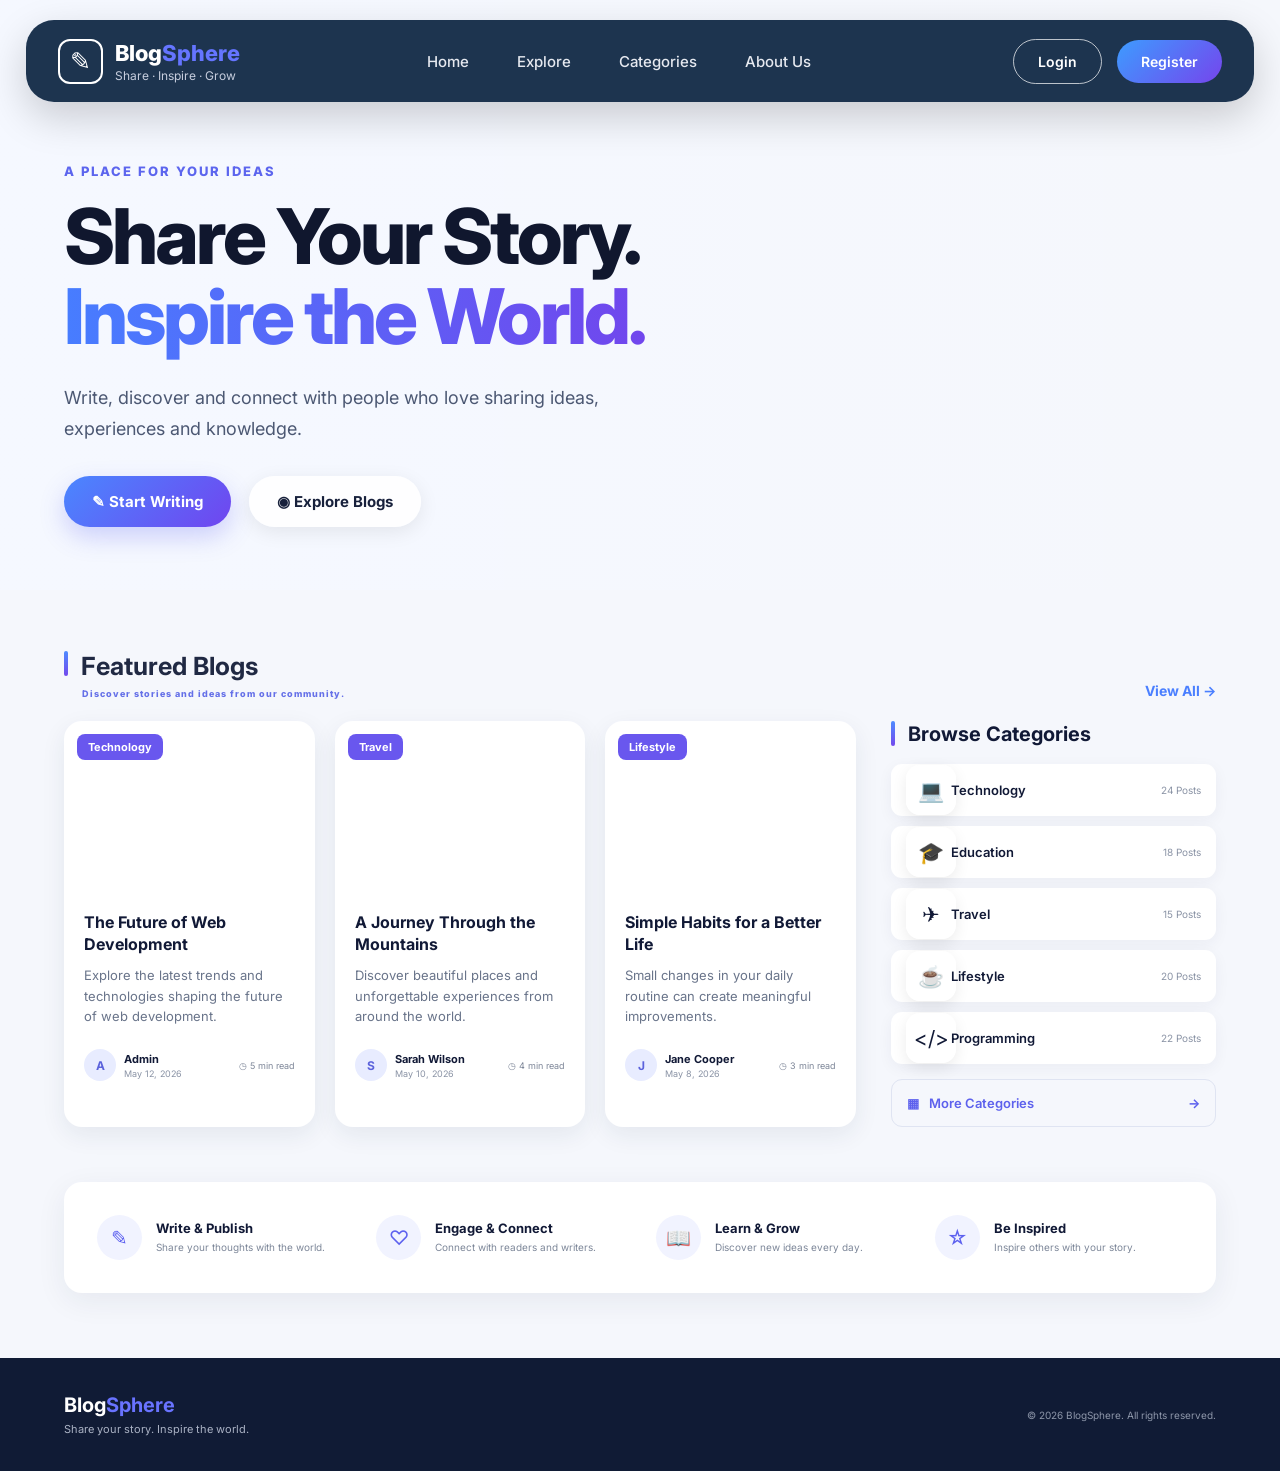
<file: frontend/index.html>
<!DOCTYPE html>
<html lang="en">
<head>
    <meta charset="UTF-8">
    <meta name="viewport" content="width=device-width, initial-scale=1.0">

    <title>BlogSphere | Share Your Story</title>

    <link rel="stylesheet" href="style.css">

    <!-- Google Font -->
    <link rel="preconnect" href="https://fonts.googleapis.com">
    <link rel="preconnect" href="https://fonts.gstatic.com" crossorigin>
    <link href="https://fonts.googleapis.com/css2?family=Inter:wght@400;500;600;700;800&display=swap" rel="stylesheet">
</head>

<body>

    <!-- ================= NAVBAR ================= -->

    <header class="navbar">

        <div class="logo-area">
            <div class="logo-icon">✎</div>

            <div class="logo-text">
                <h2>Blog<span>Sphere</span></h2>
                <p>Share · Inspire · Grow</p>
            </div>
        </div>

                    

<nav class="nav-links" id="mainNavLinks">
    <a href="index.html">Home</a>
    <a href="explore.html">Explore</a>
    <a href="categories.html">Categories</a>
    <a href="about.html">About Us</a>

    <a href="bookmarks.html" class="logged-in-link" style="display:none;">Bookmarks</a>
    <a href="account-settings.html" class="logged-in-link" style="display:none;">Account Settings</a>
    <a href="profile.html" class="logged-in-link" style="display:none;">Profile</a>
    <a href="dashboard.html" class="logged-in-link" style="display:none;">Dashboard</a>
</nav>

              <div class="nav-actions" id="navActions">

                <button class="search-btn" title="Search">
                      </button>

                 <a href="login.html" class="login-btn">
                    Login
                 </a>

                <a href="register.html" class="register-btn">
                    Register
                </a>

            </div>

    </header>


    <!-- ================= HERO SECTION ================= -->

    <section class="hero">

        <div class="hero-overlay"></div>

        <div class="hero-content">

            <p class="hero-small">
                A PLACE FOR YOUR IDEAS
            </p>

            <h1>
                Share Your Story.
                <br>
                <span>Inspire the World.</span>
            </h1>

            <p class="hero-description">
                Write, discover and connect with people who love
                sharing ideas, experiences and knowledge.
            </p>

            <div class="hero-buttons">

                <a href="create-post.html" class="primary-btn">
                    ✎ Start Writing
                </a>

                <a href="explore.html" class="secondary-btn">
                    ◉ Explore Blogs
                </a>

            </div>

        </div>

    </section>


    <!-- ================= FEATURED SECTION ================= -->

    <main>

        <section class="featured-section" id="blogs">

            <div class="section-heading">

                <div>
                    <span class="heading-line"></span>

                    <h2>Featured Blogs</h2>

                    <p>
                        Discover stories and ideas from our community.
                    </p>
                </div>

                <a href="explore.html" class="view-all">
                    View All →
                </a>

            </div>


            <div class="content-layout">


                <!-- BLOG CARDS -->

                <div class="blog-container">

                    <!-- CARD 1 -->

                    <article class="blog-card">

                        <div class="blog-image technology">
                            <span>Technology</span>
                        </div>

                        <div class="blog-content">

                            <h3>
                                The Future of Web Development
                            </h3>

                            <p>
                                Explore the latest trends and technologies
                                shaping the future of web development.
                            </p>

                            <div class="blog-info">

                                <div class="author">
                                    <div class="author-avatar">A</div>

                                    <div>
                                        <strong>Admin</strong>
                                        <small>May 12, 2026</small>
                                    </div>
                                </div>

                                <span class="read-time">
                                    ◷ 5 min read
                                </span>

                            </div>

                        </div>

                    </article>


                    <!-- CARD 2 -->

                    <article class="blog-card">

                        <div class="blog-image travel">
                            <span>Travel</span>
                        </div>

                        <div class="blog-content">

                            <h3>
                                A Journey Through the Mountains
                            </h3>

                            <p>
                                Discover beautiful places and unforgettable
                                experiences from around the world.
                            </p>

                            <div class="blog-info">

                                <div class="author">
                                    <div class="author-avatar">S</div>

                                    <div>
                                        <strong>Sarah Wilson</strong>
                                        <small>May 10, 2026</small>
                                    </div>
                                </div>

                                <span class="read-time">
                                    ◷ 4 min read
                                </span>

                            </div>

                        </div>

                    </article>


                    <!-- CARD 3 -->

                    <article class="blog-card">

                        <div class="blog-image lifestyle">
                            <span>Lifestyle</span>
                        </div>

                        <div class="blog-content">

                            <h3>
                                Simple Habits for a Better Life
                            </h3>

                            <p>
                                Small changes in your daily routine can
                                create meaningful improvements.
                            </p>

                            <div class="blog-info">

                                <div class="author">
                                    <div class="author-avatar">J</div>

                                    <div>
                                        <strong>Jane Cooper</strong>
                                        <small>May 8, 2026</small>
                                    </div>
                                </div>

                                <span class="read-time">
                                    ◷ 3 min read
                                </span>

                            </div>

                        </div>

                    </article>

                </div>


                <!-- ================= CATEGORIES ================= -->

                <aside class="categories">

                    <div class="category-heading">

                        <span class="heading-line"></span>

                        <h2>Browse Categories</h2>

                    </div>


                    <a href="categories.html" class="category-item">
                        <span class="category-icon">💻</span>
                        <span>Technology</span>
                        <small>24 Posts</small>
                    </a>


                    <a href="categories.html" class="category-item">
                        <span class="category-icon">🎓</span>
                        <span>Education</span>
                        <small>18 Posts</small>
                    </a>


                    <a href="categories.html" class="category-item">
                        <span class="category-icon">✈</span>
                        <span>Travel</span>
                        <small>15 Posts</small>
                    </a>


                    <a href="categories.html" class="category-item">
                        <span class="category-icon">☕</span>
                        <span>Lifestyle</span>
                        <small>20 Posts</small>
                    </a>


                    <a href="categories.html" class="category-item">
                        <span class="category-icon">&lt;/&gt;</span>
                        <span>Programming</span>
                        <small>22 Posts</small>
                    </a>


                    <a href="categories.html" class="more-category">
                        <span>▦</span>
                        More Categories
                        <b>→</b>
                    </a>

                </aside>

            </div>

        </section>


        <!-- ================= FEATURES ================= -->

        <section class="features">

            <div class="feature-item">

                <div class="feature-icon">
                    ✎
                </div>

                <div>
                    <h3>Write & Publish</h3>
                    <p>
                        Share your thoughts with the world.
                    </p>
                </div>

            </div>


            <div class="feature-item">

                <div class="feature-icon">
                    ♡
                </div>

                <div>
                    <h3>Engage & Connect</h3>
                    <p>
                        Connect with readers and writers.
                    </p>
                </div>

            </div>


            <div class="feature-item">

                <div class="feature-icon">
                    📖
                </div>

                <div>
                    <h3>Learn & Grow</h3>
                    <p>
                        Discover new ideas every day.
                    </p>
                </div>

            </div>


            <div class="feature-item">

                <div class="feature-icon">
                    ☆
                </div>

                <div>
                    <h3>Be Inspired</h3>
                    <p>
                        Inspire others with your story.
                    </p>
                </div>

            </div>

        </section>

    </main>


    <!-- ================= FOOTER ================= -->

    <footer>

        <div class="footer-logo">
            <h2>Blog<span>Sphere</span></h2>

            <p>
                Share your story. Inspire the world.
            </p>
        </div>


        <p class="copyright">
            © 2026 BlogSphere. All rights reserved.
        </p>

    </footer>
     <script src="script.js"></script>

</body>
</html>
</file>
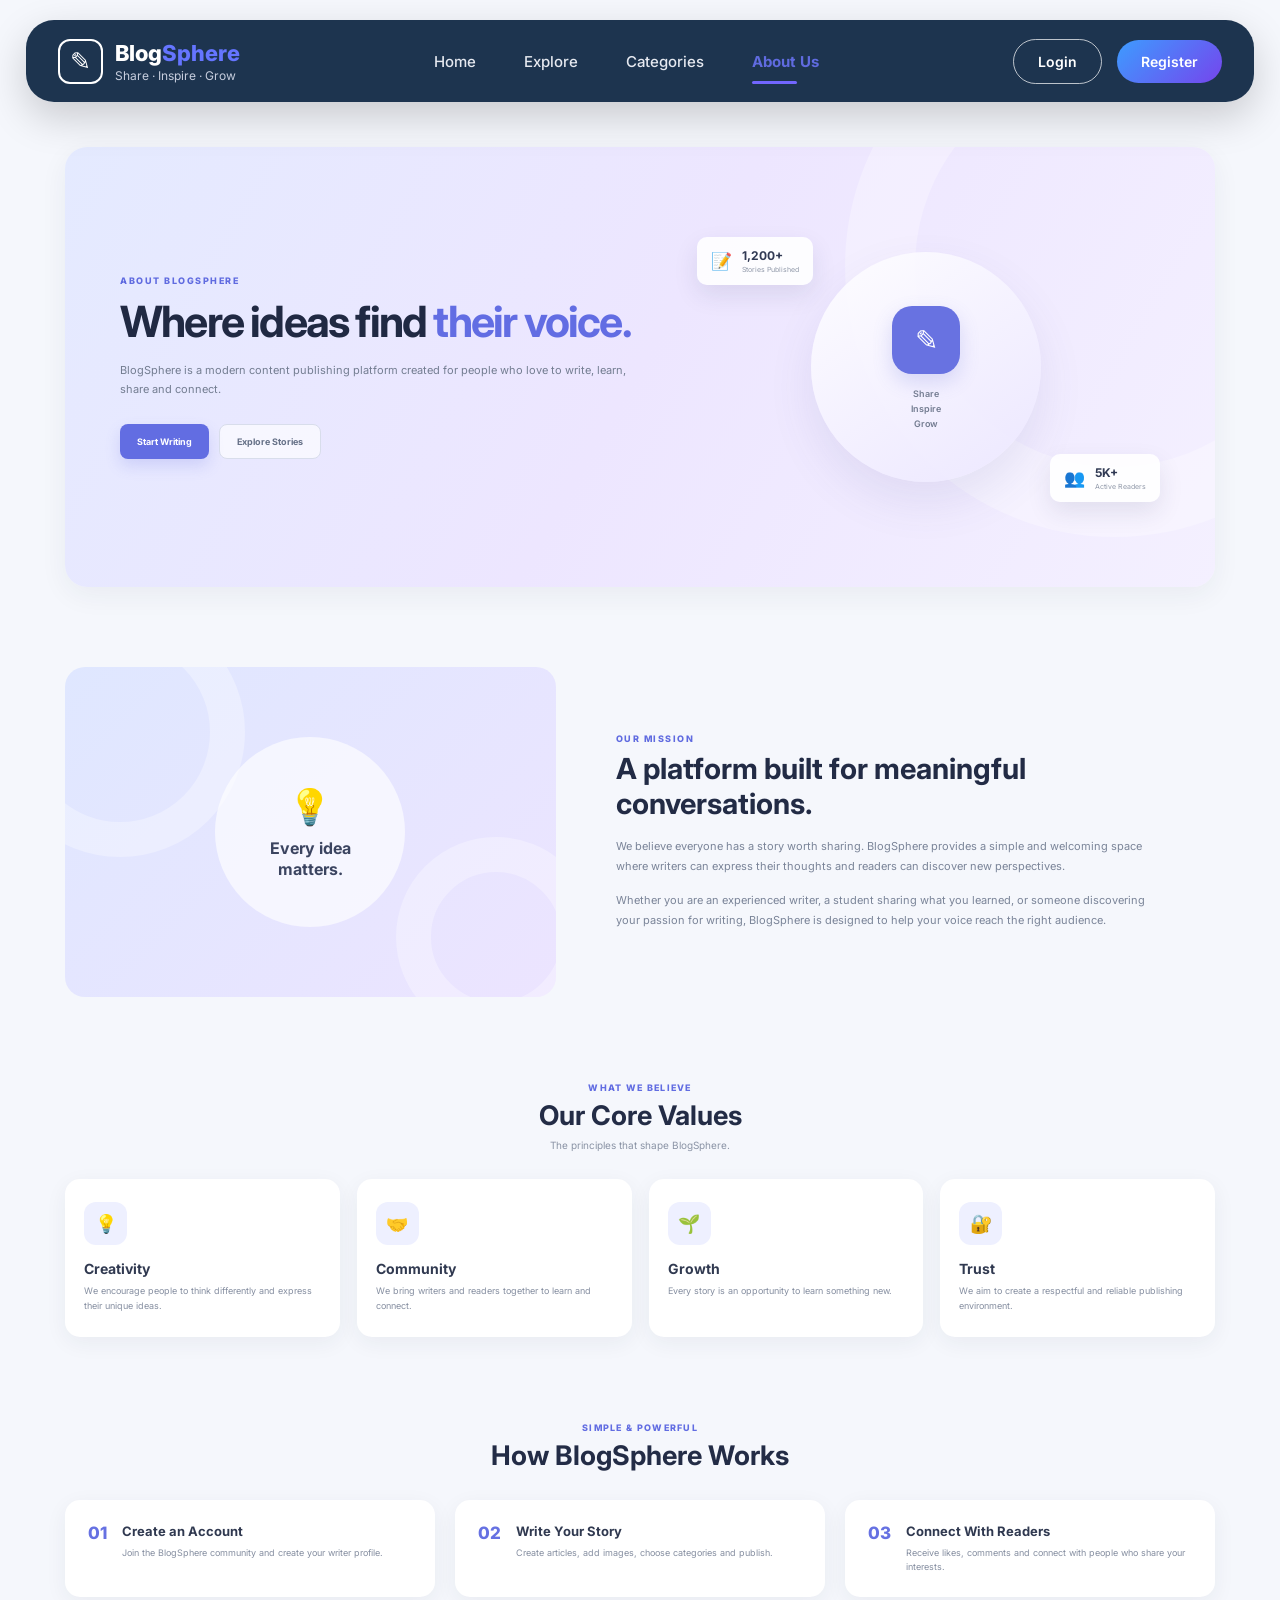
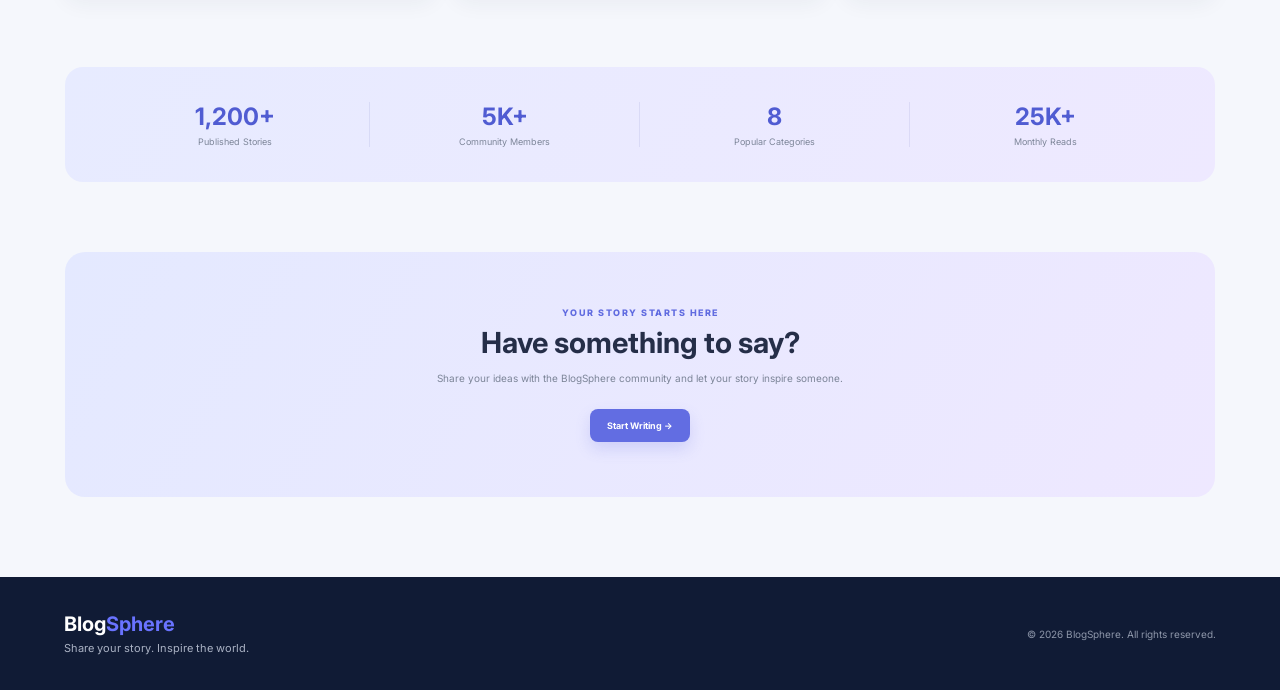
<file: frontend/about.html>
<!DOCTYPE html>
<html lang="en">

<head>

    <meta charset="UTF-8">
    <meta name="viewport" content="width=device-width, initial-scale=1.0">

    <title>BlogSphere | About Us</title>

    <link rel="stylesheet" href="style.css">

    <link rel="preconnect" href="https://fonts.googleapis.com">
    <link rel="preconnect" href="https://fonts.gstatic.com" crossorigin>

    <link
        href="https://fonts.googleapis.com/css2?family=Inter:wght@400;500;600;700;800&display=swap"
        rel="stylesheet">

</head>

<body class="about-page">


    <!-- ================= NAVBAR ================= -->

    <header class="navbar about-navbar">

        <div class="logo-area">

            <div class="logo-icon">
                ✎
            </div>

            <div class="logo-text">

                <h2>
                    Blog<span>Sphere</span>
                </h2>

                <p>
                    Share · Inspire · Grow
                </p>

            </div>

        </div>


<nav class="nav-links" id="mainNavLinks">
    <a href="index.html">Home</a>
    <a href="explore.html">Explore</a>
    <a href="categories.html">Categories</a>
    <a href="about.html" class="active">About Us</a>

    <a href="account-settings.html" class="logged-in-link" style="display:none;">Account Settings</a>
    <a href="profile.html" class="logged-in-link" style="display:none;">Profile</a>
    <a href="dashboard.html" class="logged-in-link" style="display:none;">Dashboard</a>
</nav>

        <div class="nav-actions" id="navActions">

            <a href="login.html" class="login-btn">
                Login
            </a>


        </div>

    </header>


    <!-- ================= MAIN ================= -->

    <main class="about-main">


        <!-- ================= HERO ================= -->

        <section class="about-hero">

            <div class="about-hero-content">

                <p class="small-heading">
                    ABOUT BLOGSPHERE
                </p>

                <h1>
                    Where ideas find
                    <span>their voice.</span>
                </h1>

                <p>
                    BlogSphere is a modern content publishing
                    platform created for people who love to
                    write, learn, share and connect.
                </p>

                <div class="about-hero-buttons">

                    <a
                        href="register.html"
                        class="about-primary-btn">

                        Start Writing

                    </a>

                    <a
                        href="explore.html"
                        class="about-secondary-btn">

                        Explore Stories

                    </a>

                </div>

            </div>


            <div class="about-hero-visual">

                <div class="floating-card card-one">

                    <span>
                        📝
                    </span>

                    <div>

                        <strong>
                            1,200+
                        </strong>

                        <small>
                            Stories Published
                        </small>

                    </div>

                </div>


                <div class="floating-card card-two">

                    <span>
                        👥
                    </span>

                    <div>

                        <strong>
                            5K+
                        </strong>

                        <small>
                            Active Readers
                        </small>

                    </div>

                </div>


                <div class="about-circle">

                    <div class="about-circle-icon">
                        ✎
                    </div>

                    <span>
                        Share
                    </span>

                    <span>
                        Inspire
                    </span>

                    <span>
                        Grow
                    </span>

                </div>

            </div>

        </section>


        <!-- ================= OUR MISSION ================= -->

        <section class="mission-section">

            <div class="mission-image">

                <div class="mission-image-inner">

                    <span>
                        💡
                    </span>

                    <h3>
                        Every idea
                        matters.
                    </h3>

                </div>

            </div>


            <div class="mission-content">

                <p class="small-heading">
                    OUR MISSION
                </p>

                <h2>
                    A platform built
                    for meaningful
                    conversations.
                </h2>

                <p>
                    We believe everyone has a story worth
                    sharing. BlogSphere provides a simple
                    and welcoming space where writers can
                    express their thoughts and readers can
                    discover new perspectives.
                </p>

                <p>
                    Whether you are an experienced writer,
                    a student sharing what you learned, or
                    someone discovering your passion for
                    writing, BlogSphere is designed to help
                    your voice reach the right audience.
                </p>

            </div>

        </section>


        <!-- ================= VALUES ================= -->

        <section class="values-section">

            <div class="about-section-heading">

                <p>
                    WHAT WE BELIEVE
                </p>

                <h2>
                    Our Core Values
                </h2>

                <span>
                    The principles that shape BlogSphere.
                </span>

            </div>


            <div class="values-grid">


                <article class="value-card">

                    <div class="value-icon">
                        💡
                    </div>

                    <h3>
                        Creativity
                    </h3>

                    <p>
                        We encourage people to think
                        differently and express their
                        unique ideas.
                    </p>

                </article>


                <article class="value-card">

                    <div class="value-icon">
                        🤝
                    </div>

                    <h3>
                        Community
                    </h3>

                    <p>
                        We bring writers and readers
                        together to learn and connect.
                    </p>

                </article>


                <article class="value-card">

                    <div class="value-icon">
                        🌱
                    </div>

                    <h3>
                        Growth
                    </h3>

                    <p>
                        Every story is an opportunity
                        to learn something new.
                    </p>

                </article>


                <article class="value-card">

                    <div class="value-icon">
                        🔐
                    </div>

                    <h3>
                        Trust
                    </h3>

                    <p>
                        We aim to create a respectful
                        and reliable publishing environment.
                    </p>

                </article>


            </div>

        </section>


        <!-- ================= HOW IT WORKS ================= -->

        <section class="how-section">

            <div class="about-section-heading">

                <p>
                    SIMPLE & POWERFUL
                </p>

                <h2>
                    How BlogSphere Works
                </h2>

            </div>


            <div class="how-grid">


                <div class="how-step">

                    <div class="step-number">
                        01
                    </div>

                    <div>

                        <h3>
                            Create an Account
                        </h3>

                        <p>
                            Join the BlogSphere community
                            and create your writer profile.
                        </p>

                    </div>

                </div>


                <div class="how-step">

                    <div class="step-number">
                        02
                    </div>

                    <div>

                        <h3>
                            Write Your Story
                        </h3>

                        <p>
                            Create articles, add images,
                            choose categories and publish.
                        </p>

                    </div>

                </div>


                <div class="how-step">

                    <div class="step-number">
                        03
                    </div>

                    <div>

                        <h3>
                            Connect With Readers
                        </h3>

                        <p>
                            Receive likes, comments and
                            connect with people who share
                            your interests.
                        </p>

                    </div>

                </div>


            </div>

        </section>


        <!-- ================= STATS ================= -->

        <section class="about-stats">

            <div>

                <strong>
                    1,200+
                </strong>

                <span>
                    Published Stories
                </span>

            </div>


            <div>

                <strong>
                    5K+
                </strong>

                <span>
                    Community Members
                </span>

            </div>


            <div>

                <strong>
                    8
                </strong>

                <span>
                    Popular Categories
                </span>

            </div>


            <div>

                <strong>
                    25K+
                </strong>

                <span>
                    Monthly Reads
                </span>

            </div>

        </section>


        <!-- ================= CTA ================= -->

        <section class="about-cta">

            <div>

                <p class="small-heading">
                    YOUR STORY STARTS HERE
                </p>

                <h2>
                    Have something to say?
                </h2>

                <p>
                    Share your ideas with the BlogSphere
                    community and let your story inspire
                    someone.
                </p>

                <a
                    href="create-post.html"
                    class="about-primary-btn">

                    Start Writing →

                </a>

            </div>

        </section>

    </main>


    <!-- ================= FOOTER ================= -->

    <footer>

        <div class="footer-logo">

            <h2>
                Blog<span>Sphere</span>
            </h2>

            <p>
                Share your story. Inspire the world.
            </p>

        </div>

        <p class="copyright">
            © 2026 BlogSphere. All rights reserved.
        </p>

    </footer>


    <script src="script.js"></script>

</body>

</html>
</file>
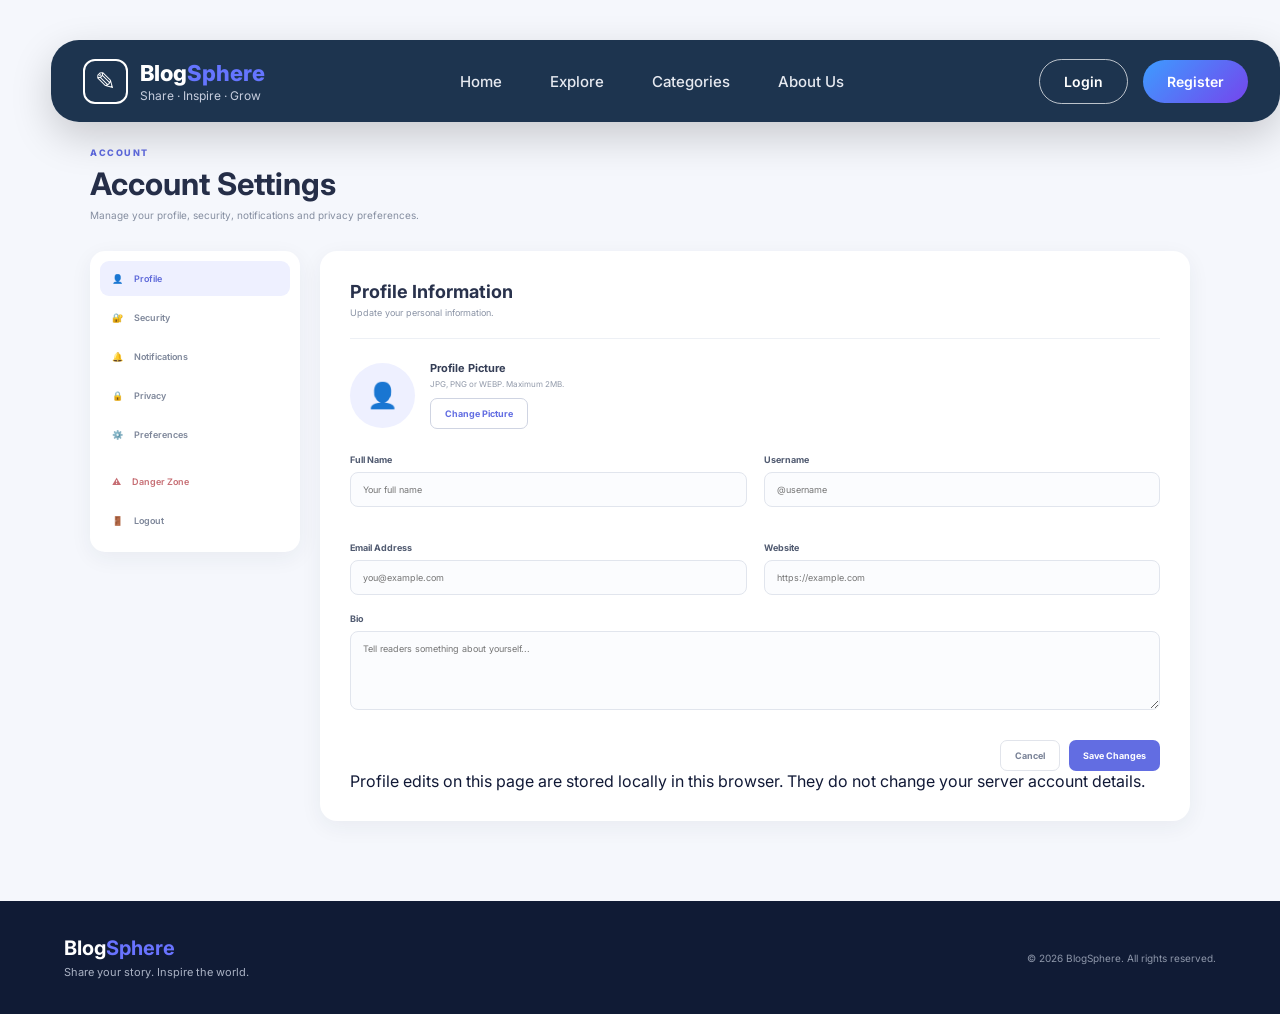
<file: frontend/account-settings.html>
<!DOCTYPE html>
<html lang="en">
<head>
    <meta charset="UTF-8">
    <meta name="viewport" content="width=device-width, initial-scale=1.0">

    <title>BlogSphere | Account Settings</title>

    <link rel="stylesheet" href="style.css">
    <link rel="preconnect" href="https://fonts.googleapis.com">
    <link rel="preconnect" href="https://fonts.gstatic.com" crossorigin>
    <link href="https://fonts.googleapis.com/css2?family=Inter:wght@400;500;600;700;800&display=swap" rel="stylesheet">
</head>

<body class="settings-page">

    <!-- NAVBAR -->
    <header class="navbar settings-navbar">
        <div class="logo-area">
            <div class="logo-icon">✎</div>
            <div class="logo-text">
                <h2>Blog<span>Sphere</span></h2>
                <p>Share · Inspire · Grow</p>
            </div>
        </div>

        
<nav class="nav-links" id="mainNavLinks">
    <a href="index.html">Home</a>
    <a href="explore.html">Explore</a>
    <a href="categories.html">Categories</a>
    <a href="about.html">About Us</a>

    <a href="account-settings.html" class="logged-in-link active" style="display:none;">Account Settings</a>
    <a href="profile.html" class="logged-in-link" style="display:none;">Profile</a>
    <a href="dashboard.html" class="logged-in-link" style="display:none;">Dashboard</a>
</nav>


        <div class="nav-actions" id="navActions">
            <a href="login.html" class="login-btn">Login</a>
            <a href="register.html" class="register-btn">Register</a>
        </div>
    </header>

    <!-- MAIN -->
    <main class="settings-main">

        <div class="settings-header">
            <div>
                <p class="small-heading">ACCOUNT</p>
                <h1>Account Settings</h1>
                <p>Manage your profile, security, notifications and privacy preferences.</p>
            </div>
        </div>

        <div class="settings-layout">

            <!-- SIDEBAR -->
            <aside class="settings-sidebar">

                <button type="button" class="settings-tab active"
                    onclick="showSettings('profileSettings', this)">
                    👤 <span>Profile</span>
                </button>

                <button type="button" class="settings-tab"
                    onclick="showSettings('securitySettings', this)">
                    🔐 <span>Security</span>
                </button>

                <button type="button" class="settings-tab"
                    onclick="showSettings('notificationSettings', this)">
                    🔔 <span>Notifications</span>
                </button>

                <button type="button" class="settings-tab"
                    onclick="showSettings('privacySettings', this)">
                    🔒 <span>Privacy</span>
                </button>

                <button type="button" class="settings-tab"
                    onclick="showSettings('preferencesSettings', this)">
                    ⚙️ <span>Preferences</span>
                </button>

                <button type="button" class="settings-tab danger-tab"
                    onclick="showSettings('dangerSettings', this)">
                    ⚠️ <span>Danger Zone</span>
                </button>

                <button type="button" class="settings-tab"
                    onclick="showSettings('logoutSettings', this)">
                    🚪 <span>Logout</span>
                </button>

            </aside>

            <!-- SETTINGS CONTENT -->
            <section class="settings-content">

                <!-- PROFILE -->
                <div id="profileSettings" class="settings-panel active">

                    <div class="panel-heading">
                        <h2>Profile Information</h2>
                        <p>Update your personal information.</p>
                    </div>

                    <div class="profile-picture-settings">
                        <div class="settings-avatar" id="settingsAvatar">👤</div>
                        <div>
                            <h3>Profile Picture</h3>
                            <p>JPG, PNG or WEBP. Maximum 2MB.</p>
                            <button type="button" class="outline-btn"
                                onclick="alert('Profile picture uploads are not implemented yet.')">
                                Change Picture
                            </button>
                        </div>
                    </div>

                    <div class="form-grid">

                        <div class="settings-field">
                            <label for="settingsFullName">Full Name</label>
                            <input id="settingsFullName" type="text"
                                data-setting="fullName"
                                placeholder="Your full name" autocomplete="name">
                        </div>

                        <div class="settings-field">
                            <label for="settingsUsername">Username</label>
                            <input id="settingsUsername" type="text"
                                data-setting="username"
                                placeholder="@username" autocomplete="username">
                        </div>

                        <div class="settings-field">
                            <label for="settingsEmail">Email Address</label>
                            <input id="settingsEmail" type="email"
                                data-setting="email"
                                placeholder="you@example.com" autocomplete="email">
                        </div>

                        <div class="settings-field">
                            <label for="settingsWebsite">Website</label>
                            <input id="settingsWebsite" type="url"
                                data-setting="website"
                                placeholder="https://example.com">
                        </div>

                    </div>

                    <div class="settings-field">
                        <label for="settingsBio">Bio</label>
                        <textarea id="settingsBio" rows="5"
                            data-setting="bio"
                            placeholder="Tell readers something about yourself..."></textarea>
                    </div>

                    <div class="settings-actions">
                        <button type="button" class="cancel-btn"
                            onclick="loadSettings()">
                            Cancel
                        </button>

                        <button type="button" class="save-btn"
                            onclick="saveSettings()">
                            Save Changes
                        </button>
                    </div>

                    <p class="settings-note">
                        Profile edits on this page are stored locally in this browser.
                        They do not change your server account details.
                    </p>

                </div>

                <!-- SECURITY -->
                <div id="securitySettings" class="settings-panel">

                    <div class="panel-heading">
                        <h2>Security</h2>
                        <p>Manage your account security preferences.</p>
                    </div>

                    <div class="security-card">
                        <div>
                            <h3>Password</h3>
                            <p>Use a strong password to protect your account.</p>
                        </div>

                        <button type="button" class="outline-btn"
                            onclick="alert('Password changes are not available yet. A secure backend API is required.')">
                            Change Password
                        </button>
                    </div>

                    <div class="security-card">
                        <div>
                            <h3>Two-Factor Authentication</h3>
                            <p>Save your preference for additional account security.</p>
                        </div>

                        <label class="switch">
                            <input type="checkbox" data-setting="twoFactorEnabled"
                                aria-label="Two-factor authentication preference">
                            <span class="slider"></span>
                        </label>
                    </div>

                    <p class="settings-note">
                        The two-factor toggle saves a preference only. It does not enable
                        actual two-factor authentication.
                    </p>

                </div>

                <!-- NOTIFICATIONS -->
                <div id="notificationSettings" class="settings-panel">

                    <div class="panel-heading">
                        <h2>Notifications</h2>
                        <p>Choose your notification preferences.</p>
                    </div>

                    <div class="setting-option">
                        <div>
                            <h3>Email Notifications</h3>
                            <p>Receive important account updates through email.</p>
                        </div>
                        <label class="switch">
                            <input type="checkbox" data-setting="emailNotifications"
                                aria-label="Email notifications">
                            <span class="slider"></span>
                        </label>
                    </div>

                    <div class="setting-option">
                        <div>
                            <h3>Comment Notifications</h3>
                            <p>Get notified when someone comments on your posts.</p>
                        </div>
                        <label class="switch">
                            <input type="checkbox" data-setting="commentNotifications"
                                aria-label="Comment notifications">
                            <span class="slider"></span>
                        </label>
                    </div>

                    <div class="setting-option">
                        <div>
                            <h3>Like Notifications</h3>
                            <p>Get notified when someone likes your posts.</p>
                        </div>
                        <label class="switch">
                            <input type="checkbox" data-setting="likeNotifications"
                                aria-label="Like notifications">
                            <span class="slider"></span>
                        </label>
                    </div>

                    <div class="setting-option">
                        <div>
                            <h3>Follower Notifications</h3>
                            <p>Get notified when someone follows you.</p>
                        </div>
                        <label class="switch">
                            <input type="checkbox" data-setting="followerNotifications"
                                aria-label="Follower notifications">
                            <span class="slider"></span>
                        </label>
                    </div>

                    <p class="settings-note">
                        These switches save preferences in this browser. Email and
                        in-app notifications are not connected yet.
                    </p>

                </div>

                <!-- PRIVACY -->
                <div id="privacySettings" class="settings-panel">

                    <div class="panel-heading">
                        <h2>Privacy</h2>
                        <p>Manage your privacy preferences.</p>
                    </div>

                    <div class="setting-option">
                        <div>
                            <h3>Public Profile</h3>
                            <p>Choose whether you prefer your profile to be public.</p>
                        </div>
                        <label class="switch">
                            <input type="checkbox" data-setting="publicProfile"
                                aria-label="Public profile preference">
                            <span class="slider"></span>
                        </label>
                    </div>

                    <div class="setting-option">
                        <div>
                            <h3>Allow Followers</h3>
                            <p>Choose whether you want to allow followers.</p>
                        </div>
                        <label class="switch">
                            <input type="checkbox" data-setting="allowFollowers"
                                aria-label="Allow followers preference">
                            <span class="slider"></span>
                        </label>
                    </div>

                    <div class="setting-option">
                        <div>
                            <h3>Show Email Address</h3>
                            <p>Save your preference for displaying your email.</p>
                        </div>
                        <label class="switch">
                            <input type="checkbox" data-setting="showEmail"
                                aria-label="Show email preference">
                            <span class="slider"></span>
                        </label>
                    </div>

                    <p class="settings-note">
                        These are saved preferences only. Actual profile visibility and
                        email privacy must also be enforced by the backend.
                    </p>

                </div>

                <!-- PREFERENCES -->
                <div id="preferencesSettings" class="settings-panel">

                    <div class="panel-heading">
                        <h2>Preferences</h2>
                        <p>Customize your BlogSphere experience.</p>
                    </div>

                    <div class="settings-field">
                        <label for="settingsCategory">Default Blog Category</label>
                        <select id="settingsCategory" data-setting="defaultCategory">
                            <option value="Technology">Technology</option>
                            <option value="Programming">Programming</option>
                            <option value="Artificial Intelligence">Artificial Intelligence</option>
                            <option value="Education">Education</option>
                            <option value="Travel">Travel</option>
                            <option value="Lifestyle">Lifestyle</option>
                            <option value="Business">Business</option>
                            <option value="Creativity">Creativity</option>
                        </select>
                    </div>

                    <div class="settings-field">
                        <label for="settingsLanguage">Language</label>
                        <select id="settingsLanguage" data-setting="language">
                            <option value="English">English</option>
                            <option value="Tamil">Tamil</option>
                        </select>
                    </div>

                    <div class="setting-option">
                        <div>
                            <h3>Dark Mode</h3>
                            <p>Save your preference for a dark appearance.</p>
                        </div>
                        <label class="switch">
                            <input type="checkbox" data-setting="darkMode"
                                aria-label="Dark mode preference">
                            <span class="slider"></span>
                        </label>
                    </div>

                    <p class="settings-note">
                        Category, language and dark mode preferences are saved locally.
                        They will not change other pages until those features are connected.
                    </p>

                    <div class="settings-actions">
                        <button type="button" class="cancel-btn"
                            onclick="loadSettings()">
                            Reset Unsaved Changes
                        </button>

                        <button type="button" class="save-btn"
                            onclick="saveSettings()">
                            Save Preferences
                        </button>
                    </div>

                </div>

                <!-- DANGER ZONE -->
                <div id="dangerSettings" class="settings-panel">

                    <div class="panel-heading">
                        <h2 class="danger-title">Danger Zone</h2>
                        <p>Actions that may affect your account permanently.</p>
                    </div>

                    <div class="danger-card">
                        <div>
                            <h3>Deactivate Account</h3>
                            <p>Temporarily disable your BlogSphere account.</p>
                        </div>

                        <button type="button" class="danger-outline-btn"
                            onclick="alert('Account deactivation is not available yet.')">
                            Deactivate
                        </button>
                    </div>

                    <div class="danger-card">
                        <div>
                            <h3>Delete Account</h3>
                            <p>Permanently delete your account and associated content.</p>
                        </div>

                        <button type="button" class="delete-btn"
                            onclick="confirmDeleteAccount()">
                            Delete Account
                        </button>
                    </div>

                    <p class="settings-note">
                        Account deletion is disabled until a secure backend endpoint
                        with proper authentication and authorization is implemented.
                    </p>

                </div>

                <!-- LOGOUT -->
                <div id="logoutSettings" class="settings-panel">

                    <div class="panel-heading">
                        <h2>Logout</h2>
                        <p>Sign out of your account on this device.</p>
                    </div>

                    <div class="danger-card">
                        <div>
                            <h3>Sign Out</h3>
                            <p>You will be redirected to the login page after signing out.</p>
                        </div>

                        <button type="button" class="danger-outline-btn"
                            onclick="logoutUser()">
                            Logout
                        </button>
                    </div>

                </div>

            </section>
        </div>
    </main>

    <!-- FOOTER -->
    <footer>
        <div class="footer-logo">
            <h2>Blog<span>Sphere</span></h2>
            <p>Share your story. Inspire the world.</p>
        </div>

        <p class="copyright">© 2026 BlogSphere. All rights reserved.</p>
    </footer>

    <!-- JAVASCRIPT -->
    <script src="script.js"></script>

    <script>
        document.addEventListener("DOMContentLoaded", function () {
            if (typeof loadSettings === "function") {
                loadSettings();
            }

            const nameInput = document.querySelector('[data-setting="fullName"]');
            const avatar = document.getElementById("settingsAvatar");

            function updateAvatar() {
                if (nameInput && avatar) {
                    const name = nameInput.value.trim();
                    avatar.textContent = name ? name.charAt(0).toUpperCase() : "👤";
                }
            }

            if (nameInput) {
                nameInput.addEventListener("input", updateAvatar);
            }

            updateAvatar();
        });
    </script>

</body>
</html>
</file>
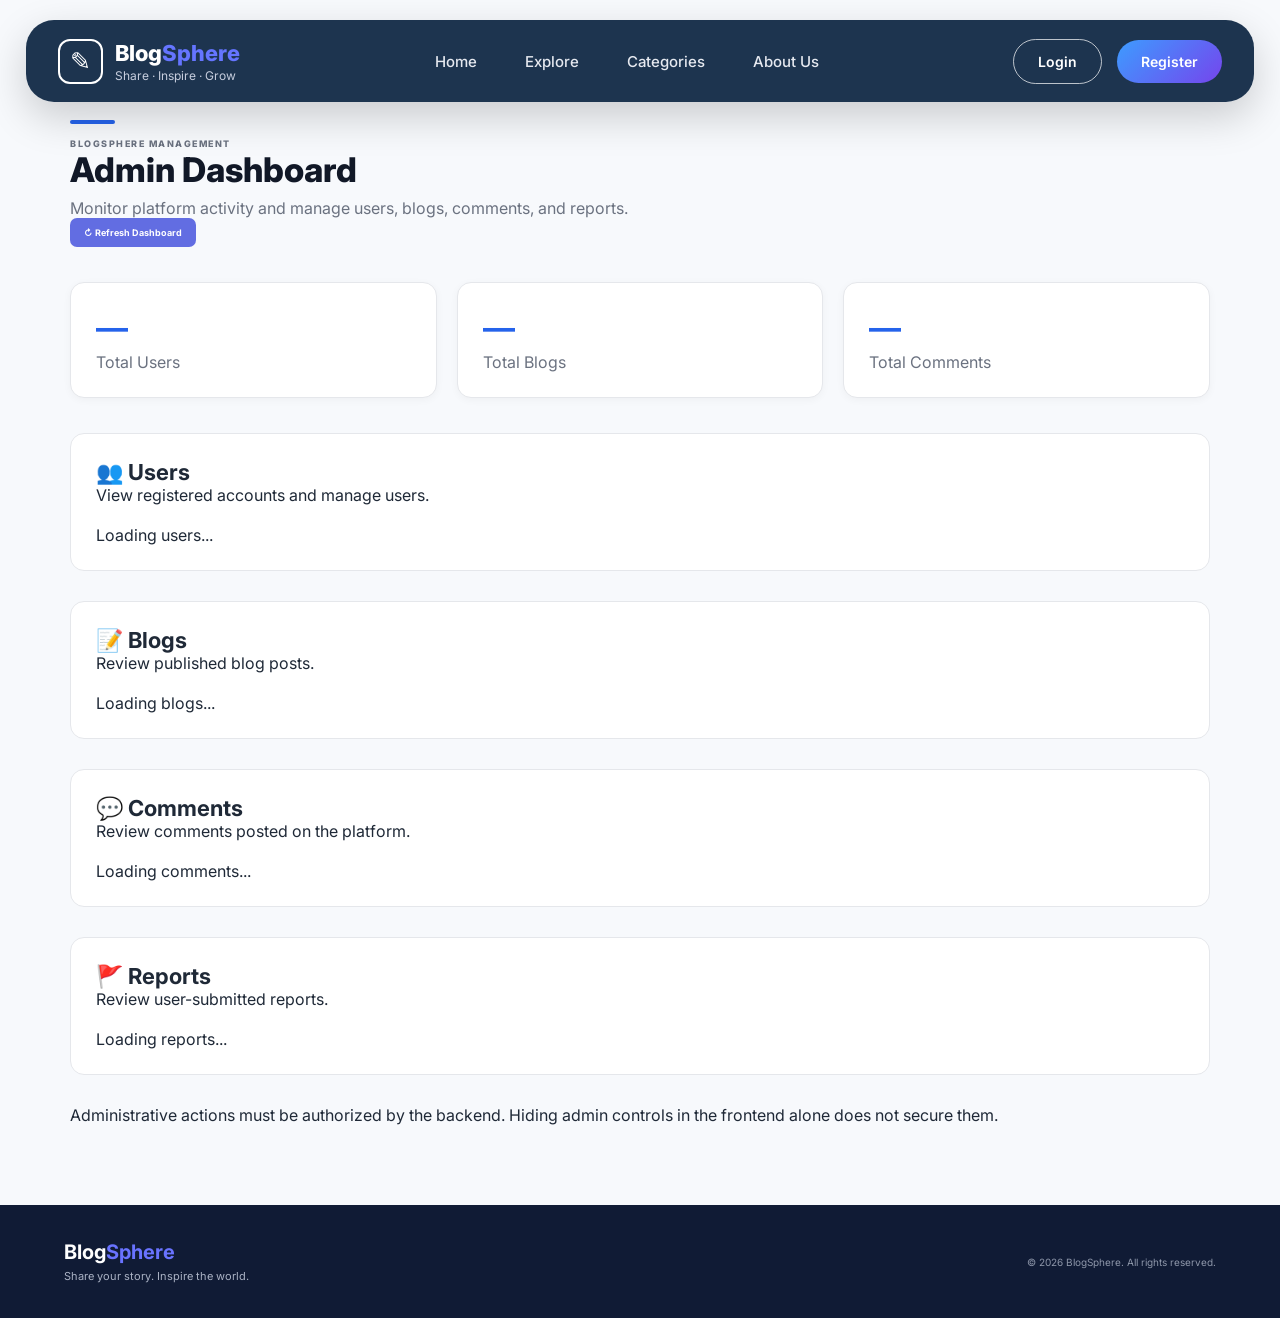
<file: frontend/admin.html>
<!DOCTYPE html>
<html lang="en">

<head>
    <meta charset="UTF-8">
    <meta name="viewport" content="width=device-width, initial-scale=1.0">

    <title>BlogSphere | Admin Dashboard</title>

    <link rel="stylesheet" href="style.css">

    <link rel="preconnect" href="https://fonts.googleapis.com">
    <link rel="preconnect" href="https://fonts.gstatic.com" crossorigin>

    <link
        href="https://fonts.googleapis.com/css2?family=Inter:wght@400;500;600;700;800&display=swap"
        rel="stylesheet">
</head>

<body class="admin-page">

    <!-- NAVBAR -->
    <header class="navbar">

        <div class="logo-area">
            <div class="logo-icon">✎</div>

            <div class="logo-text">
                <h2>Blog<span>Sphere</span></h2>
                <p>Share · Inspire · Grow</p>
            </div>
        </div>

   
<nav class="nav-links" id="mainNavLinks">
    <a href="index.html">Home</a>
    <a href="explore.html">Explore</a>
    <a href="categories.html">Categories</a>
    <a href="about.html">About Us</a>

    <a href="account-settings.html" class="logged-in-link" style="display:none;">Account Settings</a>
    <a href="profile.html" class="logged-in-link" style="display:none;">Profile</a>
</nav>
     

        <div class="nav-actions" id="navActions">
            <a href="login.html" class="login-btn">Login</a>
            <a href="register.html" class="register-btn">Register</a>
        </div>

    </header>

    <!-- MAIN -->
    <main class="admin-main">

        <!-- PAGE HEADER -->
        <section class="admin-header">

            <span class="heading-line"></span>

            <p class="small-heading">BLOGSPHERE MANAGEMENT</p>

            <h1>Admin Dashboard</h1>

            <p>
                Monitor platform activity and manage users, blogs,
                comments, and reports.
            </p>

            <button
                type="button"
                class="save-btn"
                onclick="loadAdminDashboard()">
                ↻ Refresh Dashboard
            </button>

        </section>

        <!-- STATISTICS -->
        <section class="admin-stats">

            <div class="admin-stat-card">
                <h3 id="totalUsers">—</h3>
                <p>Total Users</p>
            </div>

            <div class="admin-stat-card">
                <h3 id="totalBlogs">—</h3>
                <p>Total Blogs</p>
            </div>

            <div class="admin-stat-card">
                <h3 id="totalComments">—</h3>
                <p>Total Comments</p>
            </div>

        </section>

        <!-- USERS -->
        <section class="admin-section">

            <div class="admin-section-header">
                <div>
                    <h2>👥 Users</h2>
                    <p>View registered accounts and manage users.</p>
                </div>
            </div>

            <div class="admin-table-container" id="adminUsers">
                Loading users...
            </div>

        </section>

        <!-- BLOGS -->
        <section class="admin-section">

            <div class="admin-section-header">
                <div>
                    <h2>📝 Blogs</h2>
                    <p>Review published blog posts.</p>
                </div>
            </div>

            <div class="admin-table-container" id="adminBlogs">
                Loading blogs...
            </div>

        </section>

        <!-- COMMENTS -->
        <section class="admin-section">

            <div class="admin-section-header">
                <div>
                    <h2>💬 Comments</h2>
                    <p>Review comments posted on the platform.</p>
                </div>
            </div>

            <div class="admin-table-container" id="adminComments">
                Loading comments...
            </div>

        </section>

        <!-- REPORTS -->
        <section class="admin-section">

            <div class="admin-section-header">
                <div>
                    <h2>🚩 Reports</h2>
                    <p>Review user-submitted reports.</p>
                </div>
            </div>

            <div class="admin-table-container" id="adminReports">
                Loading reports...
            </div>

        </section>

        <p class="settings-note">
            Administrative actions must be authorized by the backend.
            Hiding admin controls in the frontend alone does not secure them.
        </p>

    </main>

    <!-- FOOTER -->
    <footer>

        <div class="footer-logo">
            <h2>Blog<span>Sphere</span></h2>
            <p>Share your story. Inspire the world.</p>
        </div>

        <p class="copyright">
            © 2026 BlogSphere. All rights reserved.
        </p>

    </footer>

    <!-- JAVASCRIPT -->
    <script src="script.js"></script>

</body>
</html>
</file>
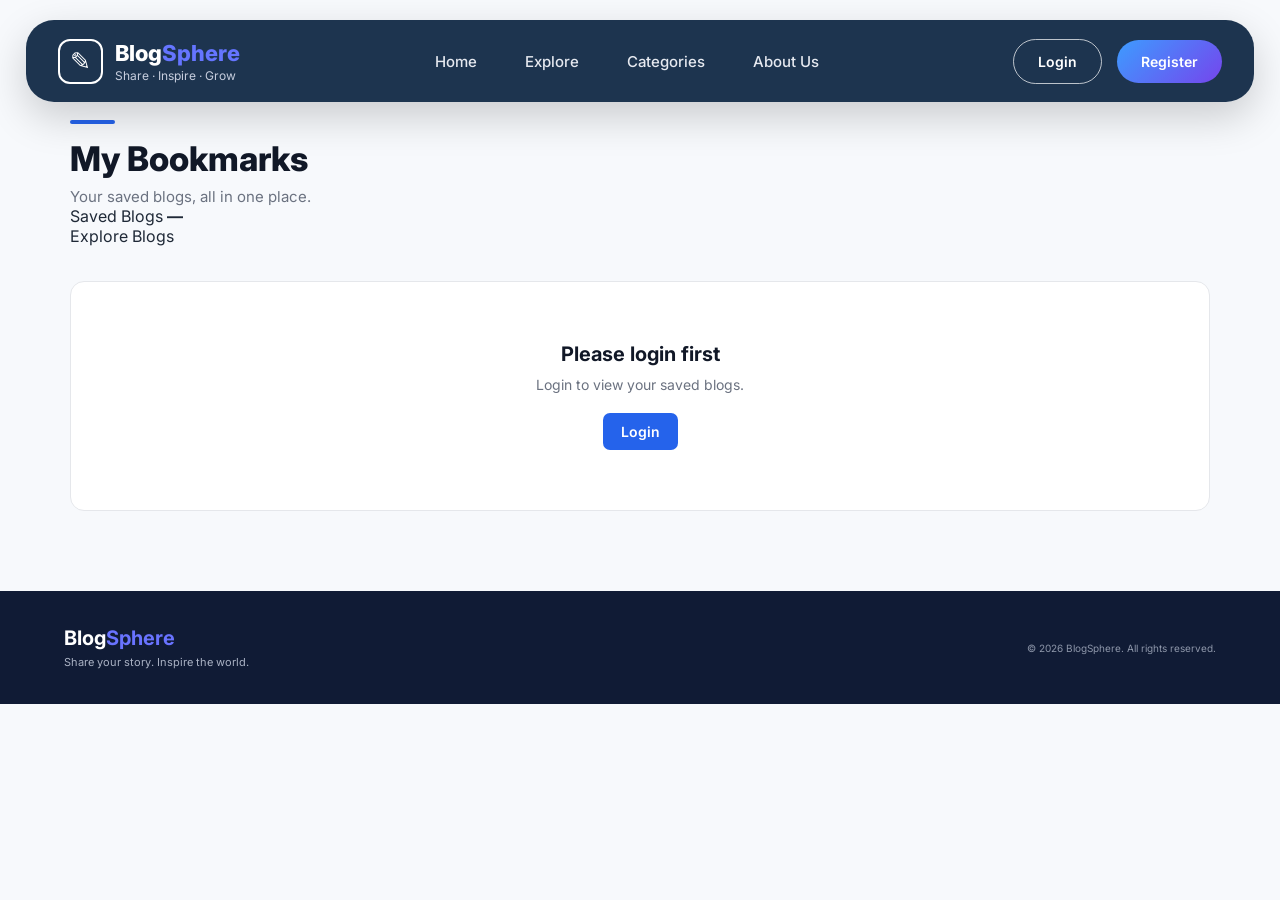
<file: frontend/bookmarks.html>
<!DOCTYPE html>
<html lang="en">

<head>
    <meta charset="UTF-8">
    <meta name="viewport" content="width=device-width, initial-scale=1.0">

    <title>BlogSphere | My Bookmarks</title>

    <link rel="stylesheet" href="style.css">

    <link rel="preconnect" href="https://fonts.googleapis.com">
    <link rel="preconnect" href="https://fonts.gstatic.com" crossorigin>

    <link
        href="https://fonts.googleapis.com/css2?family=Inter:wght@400;500;600;700;800&display=swap"
        rel="stylesheet">
</head>

<body class="bookmarks-page">

    <!-- NAVBAR -->
    <header class="navbar">

        <div class="logo-area">
            <div class="logo-icon">✎</div>

            <div class="logo-text">
                <h2>Blog<span>Sphere</span></h2>
                <p>Share · Inspire · Grow</p>
            </div>
        </div>

        
<nav class="nav-links" id="mainNavLinks">
    <a href="index.html">Home</a>
    <a href="explore.html">Explore</a>
    <a href="categories.html">Categories</a>
    <a href="about.html">About Us</a>

    <a href="my-blogs.html" class="logged-in-link" style="display:none;">My Blogs</a>
    <a href="bookmarks.html" class="logged-in-link active" style="display:none;">Bookmarks</a>
    
</nav>


        <div class="nav-actions" id="navActions">
            <a href="login.html" class="login-btn">Login</a>
            <a href="register.html" class="register-btn">Register</a>
        </div>

    </header>

    <!-- MAIN -->
    <main class="bookmarks-main">

        <section class="bookmarks-header">
            <span class="heading-line"></span>

            <h1>My Bookmarks</h1>

            <p>Your saved blogs, all in one place.</p>

            <div class="bookmarks-summary">
                <div class="bookmarks-count-card">
                    <span>Saved Blogs</span>
                    <strong id="bookmarksCount">—</strong>
                </div>

                <a href="explore.html" class="create-blog-btn">
                    Explore Blogs
                </a>
            </div>
        </section>

        <!-- BOOKMARK LIST -->
        <section class="bookmarks-section">

            <div id="bookmarksList" class="bookmarks-grid">
                <p class="no-bookmarks">Loading bookmarks...</p>
            </div>

        </section>

    </main>

    <!-- FOOTER -->
    <footer>

        <div class="footer-logo">
            <h2>Blog<span>Sphere</span></h2>
            <p>Share your story. Inspire the world.</p>
        </div>

        <p class="copyright">
            © 2026 BlogSphere. All rights reserved.
        </p>

    </footer>

    <script src="script.js"></script>

</body>
</html>
</file>
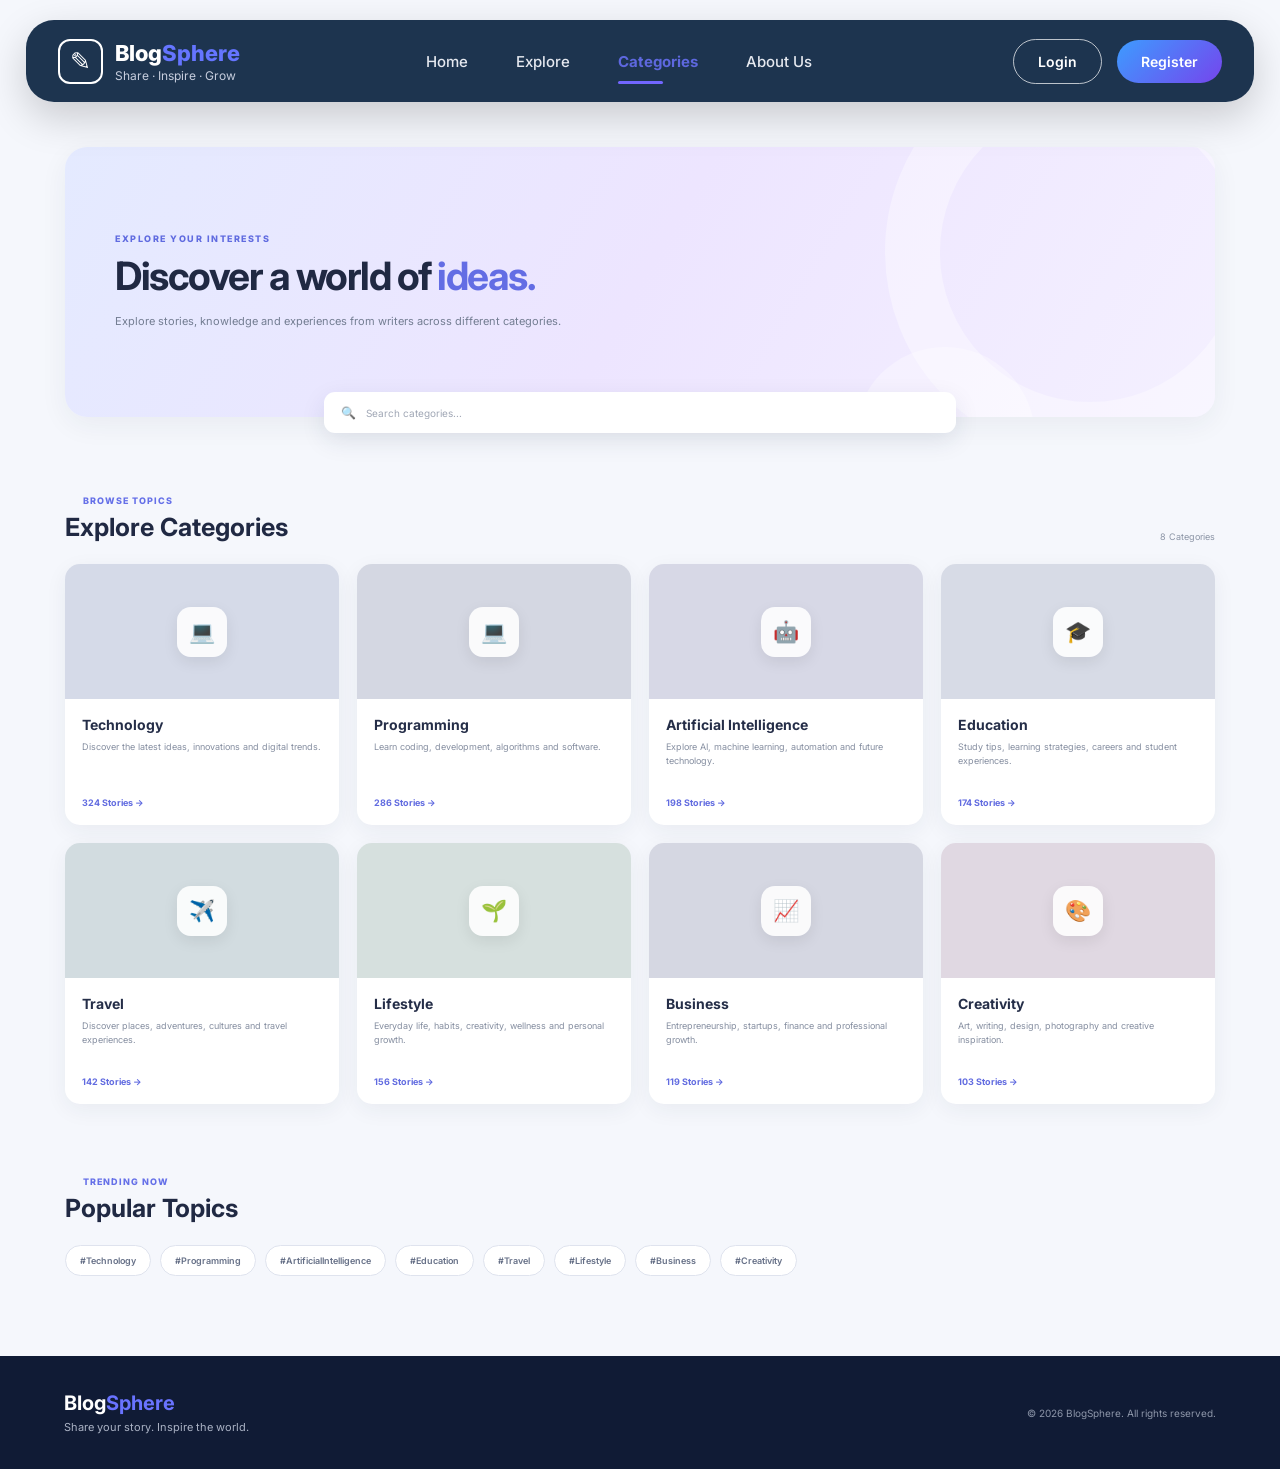
<file: frontend/categories.html>
<!DOCTYPE html>
<html lang="en">

<head>

    <meta charset="UTF-8">
    <meta name="viewport" content="width=device-width, initial-scale=1.0">

    <title>BlogSphere | Categories</title>

    <link rel="stylesheet" href="style.css">

    <link rel="preconnect" href="https://fonts.googleapis.com">
    <link rel="preconnect" href="https://fonts.gstatic.com" crossorigin>

    <link
        href="https://fonts.googleapis.com/css2?family=Inter:wght@400;500;600;700;800&display=swap"
        rel="stylesheet">

</head>

<body class="categories-page">


    <!-- ================= NAVBAR ================= -->

    <header class="navbar categories-navbar">

        <div class="logo-area">

            <div class="logo-icon">
                ✎
            </div>

            <div class="logo-text">

                <h2>
                    Blog<span>Sphere</span>
                </h2>

                <p>
                    Share · Inspire · Grow
                </p>

            </div>

        </div>


        
<nav class="nav-links" id="mainNavLinks">
    <a href="index.html">Home</a>
    <a href="explore.html">Explore</a>
    <a href="categories.html" class="active">Categories</a>
    <a href="about.html">About Us</a>

    <a href="my-blogs.html" class="logged-in-link" style="display:none;">My Blogs</a>
    <a href="bookmarks.html" class="logged-in-link" style="display:none;">Bookmarks</a>
    
</nav>

        <div class="nav-actions" id="navActions">

            <button class="search-btn">
                
            </button>

            <a href="login.html" class="login-btn">
                Login
            </a>


        </div>

    </header>


    <!-- ================= CATEGORY HERO ================= -->

    <main class="categories-main">

        <section class="categories-hero">

            <div class="categories-hero-content">

                <p class="small-heading">
                    EXPLORE YOUR INTERESTS
                </p>

                <h1>
                    Discover a world of
                    <span>ideas.</span>
                </h1>

                <p>
                    Explore stories, knowledge and experiences
                    from writers across different categories.
                </p>

            </div>

        </section>


        <!-- ================= CATEGORY SEARCH ================= -->

        <section class="category-search-section">

            <div class="category-search">

                <span>
                    🔍
                </span>

                <input
                    type="text"
                    id="categorySearch"
                    placeholder="Search categories..."
                    onkeyup="searchCategories()">

            </div>

        </section>


        <!-- ================= CATEGORIES ================= -->

        <section class="categories-section">

            <div class="section-heading">

                <div>

                    <p>
                        BROWSE TOPICS
                    </p>

                    <h2>
                        Explore Categories
                    </h2>

                </div>

                <span id="categoryCount">
                    8 Categories
                </span>

            </div>


            <div
                class="category-grid"
                id="categoryGrid">


                <!-- TECHNOLOGY -->

                <article
                    class="category-card"
                    data-category="technology">

                    <div class="category-card-image category-tech">

                        <div class="category-icon">
                            💻
                        </div>

                    </div>

                    <div class="category-card-content">

                        <h3>
                            Technology
                        </h3>

                        <p>
                            Discover the latest ideas,
                            innovations and digital trends.
                        </p>

                        <span>
                            324 Stories →
                        </span>

                    </div>

                </article>


                <!-- PROGRAMMING -->

                <article
                    class="category-card"
                    data-category="programming">

                    <div class="category-card-image category-programming">

                        <div class="category-icon">
                            💻
                        </div>

                    </div>

                    <div class="category-card-content">

                        <h3>
                            Programming
                        </h3>

                        <p>
                            Learn coding, development,
                            algorithms and software.
                        </p>

                        <span>
                            286 Stories →
                        </span>

                    </div>

                </article>


                <!-- AI -->

                <article
                    class="category-card"
                    data-category="ai">

                    <div class="category-card-image category-ai">

                        <div class="category-icon">
                            🤖
                        </div>

                    </div>

                    <div class="category-card-content">

                        <h3>
                            Artificial Intelligence
                        </h3>

                        <p>
                            Explore AI, machine learning,
                            automation and future technology.
                        </p>

                        <span>
                            198 Stories →
                        </span>

                    </div>

                </article>


                <!-- EDUCATION -->

                <article
                    class="category-card"
                    data-category="education">

                    <div class="category-card-image category-education">

                        <div class="category-icon">
                            🎓
                        </div>

                    </div>

                    <div class="category-card-content">

                        <h3>
                            Education
                        </h3>

                        <p>
                            Study tips, learning strategies,
                            careers and student experiences.
                        </p>

                        <span>
                            174 Stories →
                        </span>

                    </div>

                </article>


                <!-- TRAVEL -->

                <article
                    class="category-card"
                    data-category="travel">

                    <div class="category-card-image category-travel">

                        <div class="category-icon">
                            ✈️
                        </div>

                    </div>

                    <div class="category-card-content">

                        <h3>
                            Travel
                        </h3>

                        <p>
                            Discover places, adventures,
                            cultures and travel experiences.
                        </p>

                        <span>
                            142 Stories →
                        </span>

                    </div>

                </article>


                <!-- LIFESTYLE -->

                <article
                    class="category-card"
                    data-category="lifestyle">

                    <div class="category-card-image category-lifestyle">

                        <div class="category-icon">
                            🌱
                        </div>

                    </div>

                    <div class="category-card-content">

                        <h3>
                            Lifestyle
                        </h3>

                        <p>
                            Everyday life, habits, creativity,
                            wellness and personal growth.
                        </p>

                        <span>
                            156 Stories →
                        </span>

                    </div>

                </article>


                <!-- BUSINESS -->

                <article
                    class="category-card"
                    data-category="business">

                    <div class="category-card-image category-business">

                        <div class="category-icon">
                            📈
                        </div>

                    </div>

                    <div class="category-card-content">

                        <h3>
                            Business
                        </h3>

                        <p>
                            Entrepreneurship, startups,
                            finance and professional growth.
                        </p>

                        <span>
                            119 Stories →
                        </span>

                    </div>

                </article>


                <!-- CREATIVITY -->

                <article
                    class="category-card"
                    data-category="creativity">

                    <div class="category-card-image category-creativity">

                        <div class="category-icon">
                            🎨
                        </div>

                    </div>

                    <div class="category-card-content">

                        <h3>
                            Creativity
                        </h3>

                        <p>
                            Art, writing, design, photography
                            and creative inspiration.
                        </p>

                        <span>
                            103 Stories →
                        </span>

                    </div>

                </article>


            </div>


            <!-- NO RESULT -->

            <div
                id="categoryNoResult"
                class="category-no-result">

                <div>
                    🔎
                </div>

                <h3>
                    No category found
                </h3>

                <p>
                    Try searching for another topic.
                </p>

            </div>

        </section>


        <!-- ================= POPULAR TOPICS ================= -->

        <section class="popular-topics">

            <div class="section-heading">

                <div>

                    <p>
                        TRENDING NOW
                    </p>

                    <h2>
                        Popular Topics
                    </h2>

                </div>

            </div>


            <div class="topic-pills">

                <button onclick="filterCategory('technology')">
                    #Technology
                </button>

                <button onclick="filterCategory('programming')">
                    #Programming
                </button>

                <button onclick="filterCategory('ai')">
                    #ArtificialIntelligence
                </button>

                <button onclick="filterCategory('education')">
                    #Education
                </button>

                <button onclick="filterCategory('travel')">
                    #Travel
                </button>

                <button onclick="filterCategory('lifestyle')">
                    #Lifestyle
                </button>

                <button onclick="filterCategory('business')">
                    #Business
                </button>

                <button onclick="filterCategory('creativity')">
                    #Creativity
                </button>

            </div>

        </section>

    </main>


    <!-- ================= FOOTER ================= -->

    <footer>

        <div class="footer-logo">

            <h2>
                Blog<span>Sphere</span>
            </h2>

            <p>
                Share your story. Inspire the world.
            </p>

        </div>



        <p class="copyright">
            © 2026 BlogSphere. All rights reserved.
        </p>

    </footer>


    <script src="script.js"></script>

</body>

</html>
</file>
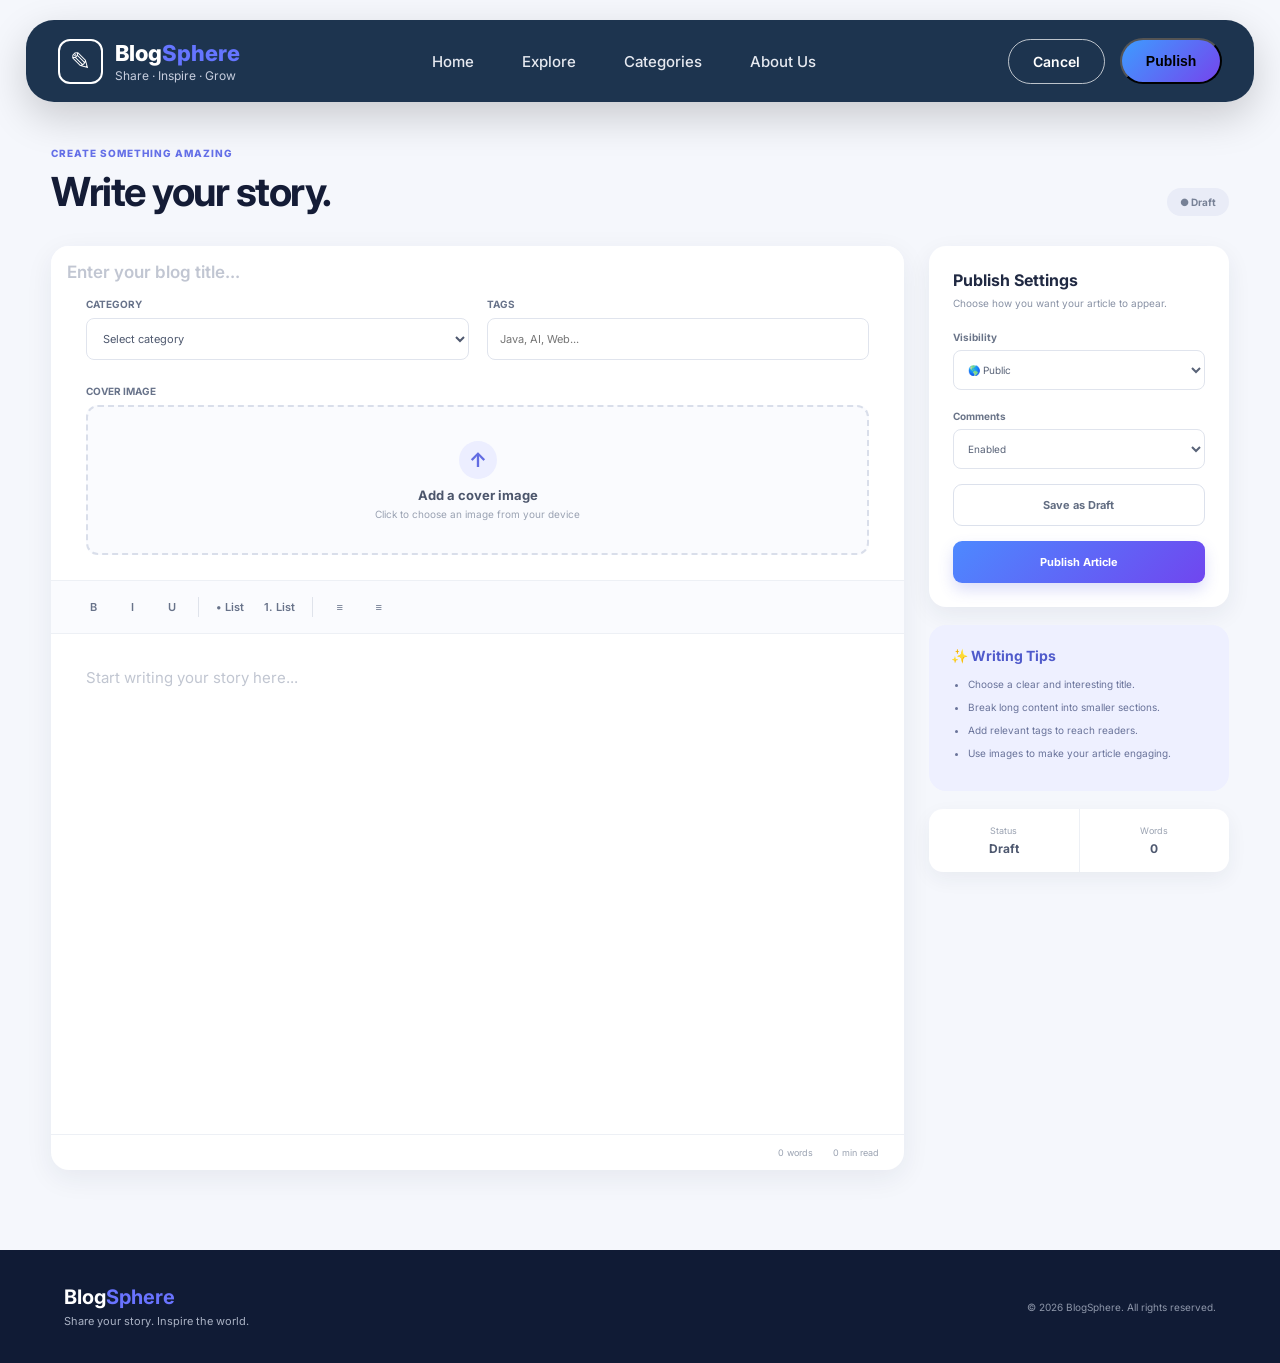
<file: frontend/create-post.html>
<!DOCTYPE html>
<html lang="en">

<head>

    <meta charset="UTF-8">
    <meta name="viewport" content="width=device-width, initial-scale=1.0">

    <title>BlogSphere | Create Post</title>

    <link rel="stylesheet" href="style.css">

    <link rel="preconnect" href="https://fonts.googleapis.com">
    <link rel="preconnect" href="https://fonts.gstatic.com" crossorigin>

    <link
        href="https://fonts.googleapis.com/css2?family=Inter:wght@400;500;600;700;800&display=swap"
        rel="stylesheet">

</head>

<body class="create-post-page">


    <!-- ================= NAVBAR ================= -->

    <header class="navbar create-navbar">

        <div class="logo-area">

            <div class="logo-icon">
                ✎
            </div>

            <div class="logo-text">

                <h2>
                    Blog<span>Sphere</span>
                </h2>

                <p>
                    Share · Inspire · Grow
                </p>

            </div>

        </div>


        <nav class="nav-links">

            <a href="index.html">
                Home
            </a>

            <a href="explore.html">
                Explore
            </a>

            <a href="categories.html">
                Categories
            </a>

            <a href="about.html">
                About Us
            </a>

        </nav>


        <div class="nav-actions">

            <a href="explore.html" class="login-btn">
                Cancel
            </a>

            <button
                class="register-btn"
                onclick="publishPost()">

                Publish

            </button>

        </div>

    </header>


    <!-- ================= CREATE POST ================= -->

    <main class="create-main">

        <div class="create-heading">

            <div>

                <p>
                    CREATE SOMETHING AMAZING
                </p>

                <h1>
                    Write your story.
                </h1>

            </div>

            <span id="saveStatus">
                ● Draft
            </span>

        </div>


        <div class="editor-layout">


            <!-- ================= EDITOR ================= -->

            <section class="editor-card">


                <!-- TITLE -->

                <input
                    type="text"
                    id="postTitle"
                    class="post-title-input"
                    placeholder="Enter your blog title..."
                >


                <!-- CATEGORY -->

                <div class="editor-row">

                    <div class="editor-field">

                        <label for="postCategory">
                            Category
                        </label>

                        <select id="postCategory">

                            <option value="">
                                Select category
                            </option>

                            <option value="technology">
                                Technology
                            </option>

                            <option value="programming">
                                Programming
                            </option>

                            <option value="education">
                                Education
                            </option>

                            <option value="travel">
                                Travel
                            </option>

                            <option value="lifestyle">
                                Lifestyle
                            </option>

                        </select>

                    </div>


                    <div class="editor-field">

                        <label for="postTags">
                            Tags
                        </label>

                        <input
                            type="text"
                            id="postTags"
                            placeholder="Java, AI, Web..."
                        >

                    </div>

                </div>


                <!-- COVER IMAGE -->

                <div class="cover-image-section">

                    <label>
                        Cover Image
                    </label>

                    <div
                        class="cover-upload"
                        onclick="document.getElementById('coverImage').click()">

                        <div class="upload-icon">
                            ↑
                        </div>

                        <h3>
                            Add a cover image
                        </h3>

                        <p>
                            Click to choose an image from your device
                        </p>

                        <input
                            type="file"
                            id="coverImage"
                            accept="image/*"
                            hidden
                            onchange="previewCoverImage(event)"
                        >

                    </div>

                    <img
                        id="coverPreview"
                        class="cover-preview"
                        alt="Cover preview"
                    >

                </div>


                <!-- TOOLBAR -->

                <div class="editor-toolbar">

                    <button
                        type="button"
                        onclick="formatText('bold')">
                        B
                    </button>

                    <button
                        type="button"
                        onclick="formatText('italic')">
                        I
                    </button>

                    <button
                        type="button"
                        onclick="formatText('underline')">
                        U
                    </button>

                    <span></span>

                    <button
                        type="button"
                        onclick="formatText('insertUnorderedList')">
                        • List
                    </button>

                    <button
                        type="button"
                        onclick="formatText('insertOrderedList')">
                        1. List
                    </button>

                    <span></span>

                    <button
                        type="button"
                        onclick="formatText('justifyLeft')">
                        ≡
                    </button>

                    <button
                        type="button"
                        onclick="formatText('justifyCenter')">
                        ≡
                    </button>

                </div>


                <!-- CONTENT -->

                <div
                    id="postContent"
                    class="content-editor"
                    contenteditable="true"
                    data-placeholder="Start writing your story here..."
                ></div>


                <!-- EDITOR FOOTER -->

                <div class="editor-footer">

                    <span id="wordCount">
                        0 words
                    </span>

                    <span id="readingTime">
                        0 min read
                    </span>

                </div>

            </section>


            <!-- ================= SIDE PANEL ================= -->

            <aside class="publish-sidebar">


                <!-- PUBLISH CARD -->

                <div class="publish-card">

                    <h3>
                        Publish Settings
                    </h3>

                    <p>
                        Choose how you want your article to appear.
                    </p>


                    <div class="setting-item">

                        <label>
                            Visibility
                        </label>

                        <select id="visibility">

                            <option value="public">
                                🌎 Public
                            </option>

                            <option value="private">
                                🔒 Private
                            </option>

                        </select>

                    </div>


                    <div class="setting-item">

                        <label>
                            Comments
                        </label>

                        <select id="comments">

                            <option value="enabled">
                                Enabled
                            </option>

                            <option value="disabled">
                                Disabled
                            </option>

                        </select>

                    </div>


                    <button
                        class="save-draft-btn"
                        onclick="saveDraft()">

                        Save as Draft

                    </button>


                    <button
                        class="publish-main-btn"
                        onclick="publishPost()">

                        Publish Article

                    </button>

                </div>


                <!-- WRITING TIPS -->

                <div class="writing-tips">

                    <h3>
                        ✨ Writing Tips
                    </h3>

                    <ul>

                        <li>
                            Choose a clear and interesting title.
                        </li>

                        <li>
                            Break long content into smaller sections.
                        </li>

                        <li>
                            Add relevant tags to reach readers.
                        </li>

                        <li>
                            Use images to make your article engaging.
                        </li>

                    </ul>

                </div>


                <!-- QUICK INFO -->

                <div class="draft-info">

                    <div>
                        <span>
                            Status
                        </span>

                        <strong id="draftStatus">
                            Draft
                        </strong>
                    </div>

                    <div>
                        <span>
                            Words
                        </span>

                        <strong id="sidebarWordCount">
                            0
                        </strong>
                    </div>

                </div>

            </aside>

        </div>

    </main>


    <!-- ================= FOOTER ================= -->

    <footer>

        <div class="footer-logo">

            <h2>
                Blog<span>Sphere</span>
            </h2>

            <p>
                Share your story. Inspire the world.
            </p>

        </div>



        <p class="copyright">
            © 2026 BlogSphere. All rights reserved.
        </p>

    </footer>


    <script src="script.js"></script>

</body>

</html>
</file>
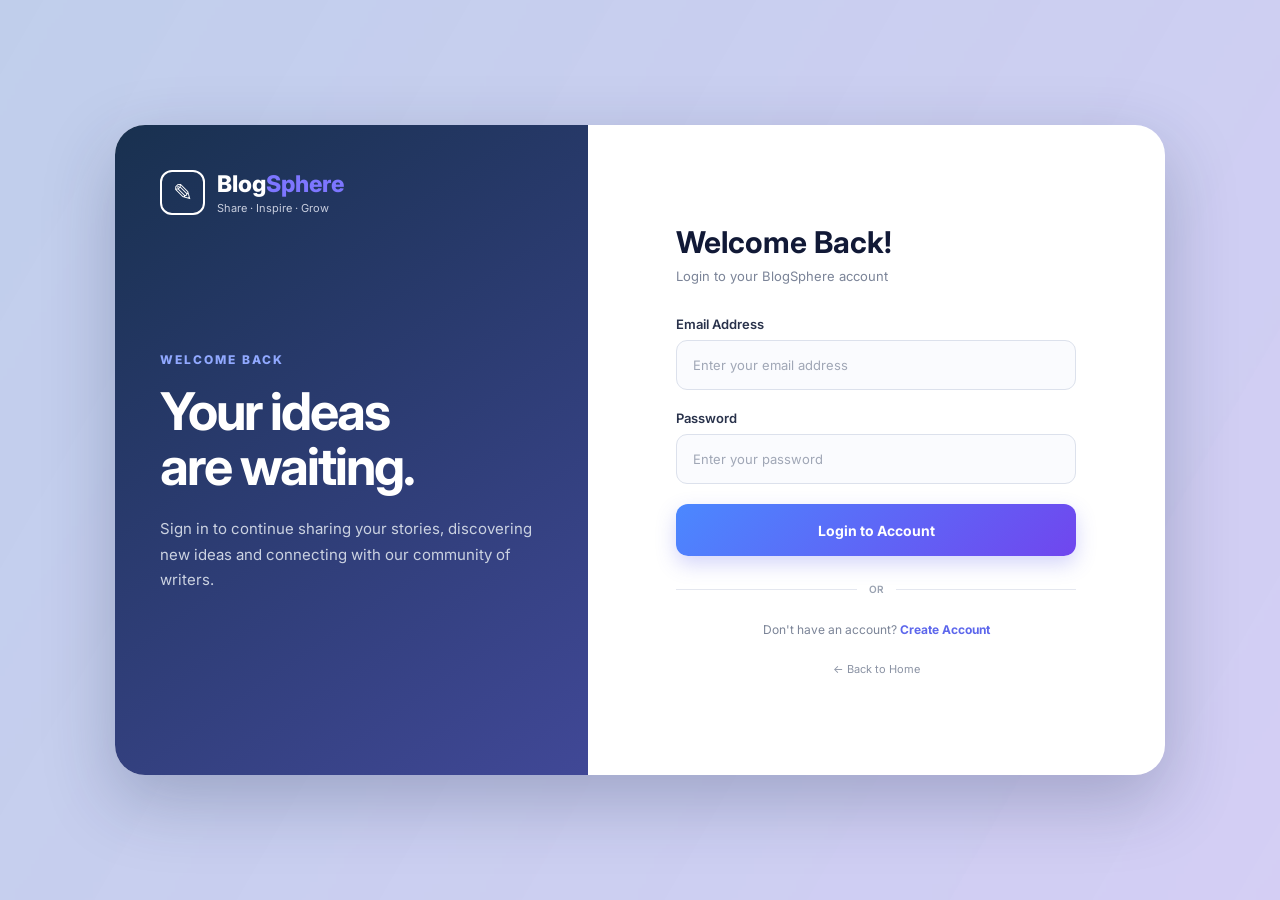
<file: frontend/dashboard.html>
<!DOCTYPE html>
<html lang="en">

<head>
    <meta charset="UTF-8">
    <meta name="viewport" content="width=device-width, initial-scale=1.0">

    <title>BlogSphere | Dashboard</title>

    <link rel="stylesheet" href="style.css">

    <link rel="preconnect" href="https://fonts.googleapis.com">
    <link rel="preconnect" href="https://fonts.gstatic.com" crossorigin>

    <link
        href="https://fonts.googleapis.com/css2?family=Inter:wght@400;500;600;700;800&display=swap"
        rel="stylesheet">
</head>

<body class="dashboard-page">

    <!-- ================= NAVBAR ================= -->

    <header class="navbar dashboard-navbar">

        <div class="logo-area">
            <div class="logo-icon">✎</div>

            <div class="logo-text">
                <h2>Blog<span>Sphere</span></h2>
                <p>Share · Inspire · Grow</p>
            </div>
        </div>

       
<nav class="nav-links" id="mainNavLinks">
    <a href="index.html">Home</a>
    <a href="explore.html">Explore</a>
    <a href="categories.html">Categories</a>
    <a href="about.html">About Us</a>

    <a href="account-settings.html" class="logged-in-link" style="display:none;">Account Settings</a>
    <a href="profile.html" class="logged-in-link" style="display:none;">Profile</a>
    <a href="dashboard.html" class="logged-in-link active" style="display:none;">Dashboard</a>
</nav>


        <div class="nav-actions" id="navActions">
            <a href="login.html" class="login-btn">Login</a>
            <a href="register.html" class="register-btn">Register</a>
        </div>

    </header>


    <!-- ================= DASHBOARD ================= -->

    <main class="dashboard-main">

        <!-- WELCOME -->

        <section class="dashboard-welcome">

            <div>
                <p>YOUR DASHBOARD</p>

                <h1>
                    Welcome back,
                    <span id="dashboardWelcomeName">Blogger</span> 👋
                </h1>

                <span>
                    Manage your stories and keep creating.
                </span>
            </div>

            <a href="create-post.html" class="create-post-btn">
                + Create New Post
            </a>

        </section>


        <!-- ================= STATISTICS ================= -->

        <section class="dashboard-stats">

            <div class="stat-card">

                <div class="stat-icon">📝</div>

                <div>
                    <span>Total Posts</span>
                    <strong id="totalPostsCount">0</strong>
                </div>

            </div>


            <div class="stat-card">

                <div class="stat-icon">🌎</div>

                <div>
                    <span>Published</span>
                    <strong id="publishedPostsCount">0</strong>
                </div>

            </div>


            <div class="stat-card">

                <div class="stat-icon">📄</div>

                <div>
                    <span>Drafts</span>
                    <strong id="draftPostsCount">—</strong>
                </div>

            </div>


            <div class="stat-card">

                <div class="stat-icon">❤️</div>

                <div>
                    <span>Total Likes</span>
                    <strong id="totalLikesCount">—</strong>
                </div>

            </div>
                     <div class="stat-card">
        <div class="stat-icon">💬</div>
        <div>
            <span>Comments</span>
            <strong id="totalCommentsCount">0</strong>
        </div>
    </div>

        </section>


        <!-- ================= DASHBOARD CONTENT ================= -->

        <section class="dashboard-content">

            <!-- LEFT: POSTS -->

            <div class="dashboard-post-section">

                <!-- TABS -->

                <div class="dashboard-tabs">

                    <button
                        type="button"
                        class="dashboard-tab active"
                        onclick="showDashboardPosts('all', this)">
                        All Posts
                    </button>

                    <button
                        type="button"
                        class="dashboard-tab"
                        onclick="showDashboardPosts('published', this)">
                        Published
                    </button>

                    <button
                        type="button"
                        class="dashboard-tab"
                        onclick="showDashboardPosts('draft', this)">
                        Drafts
                    </button>

                </div>


                <!-- DYNAMIC POSTS -->

                <div id="dashboardPosts" class="dashboard-posts">

                    <p id="dashboardLoading">
                        Loading your posts...
                    </p>

                    <div id="dashboardEmpty" hidden>

                        <h3>No posts yet</h3>

                        <p>
                            Your published stories will appear here
                            when you create your first blog.
                        </p>

                        <a
                            href="create-post.html"
                            class="create-post-btn">
                            Create Your First Post
                        </a>

                    </div>

                </div>

            </div>


            <!-- RIGHT: SIDEBAR -->

            <aside class="dashboard-sidebar">

                <!-- PROFILE -->

                <div class="dashboard-profile">

                    <div
                        class="profile-avatar"
                        id="dashboardProfileAvatar">
                        U
                    </div>

                    <h2 id="dashboardProfileName">
                        Your Name
                    </h2>

                    <p id="dashboardProfileBio">
                        Welcome to BlogSphere! Share your stories,
                        ideas and knowledge with the community.
                    </p>

                    <a
                        href="profile.html"
                        class="edit-profile-link">
                        Edit Profile
                    </a>

                </div>


                <!-- QUICK ACTIONS -->

                <div class="quick-actions">

                    <h3>Quick Actions</h3>

                    <a href="create-post.html">
                        ✍️ Write a New Post
                    </a>

                    <a href="explore.html">
                        🔎 Explore Blogs
                    </a>

                    <a href="my-blogs.html">
                        📝 My Blogs
                    </a>

                    <a href="bookmarks.html">
                        🔖 My Bookmarks
                    </a>

                    <a href="account-settings.html">
                        ⚙️ Account Settings
                    </a>

                </div>


                <!-- ACCOUNT INFORMATION -->

                <div class="account-info">

                    <h3>Account Information</h3>

                    <div>
                        <span>Email</span>

                        <strong id="dashboardUserEmail">
                            Not available
                        </strong>
                    </div>

                    <div>
                        <span>Account Role</span>

                        <strong id="dashboardUserRole">
                            USER
                        </strong>
                    </div>

                </div>

            </aside>

        </section>

    </main>


    <!-- ================= FOOTER ================= -->

    <footer>

        <div class="footer-logo">

            <h2>Blog<span>Sphere</span></h2>

            <p>
                Share your story. Inspire the world.
            </p>

        </div>

        <p class="copyright">
            © 2026 BlogSphere. All rights reserved.
        </p>

    </footer>


    <!-- ================= JAVASCRIPT ================= -->

    <script src="script.js"></script>

</body>

</html>
</file>
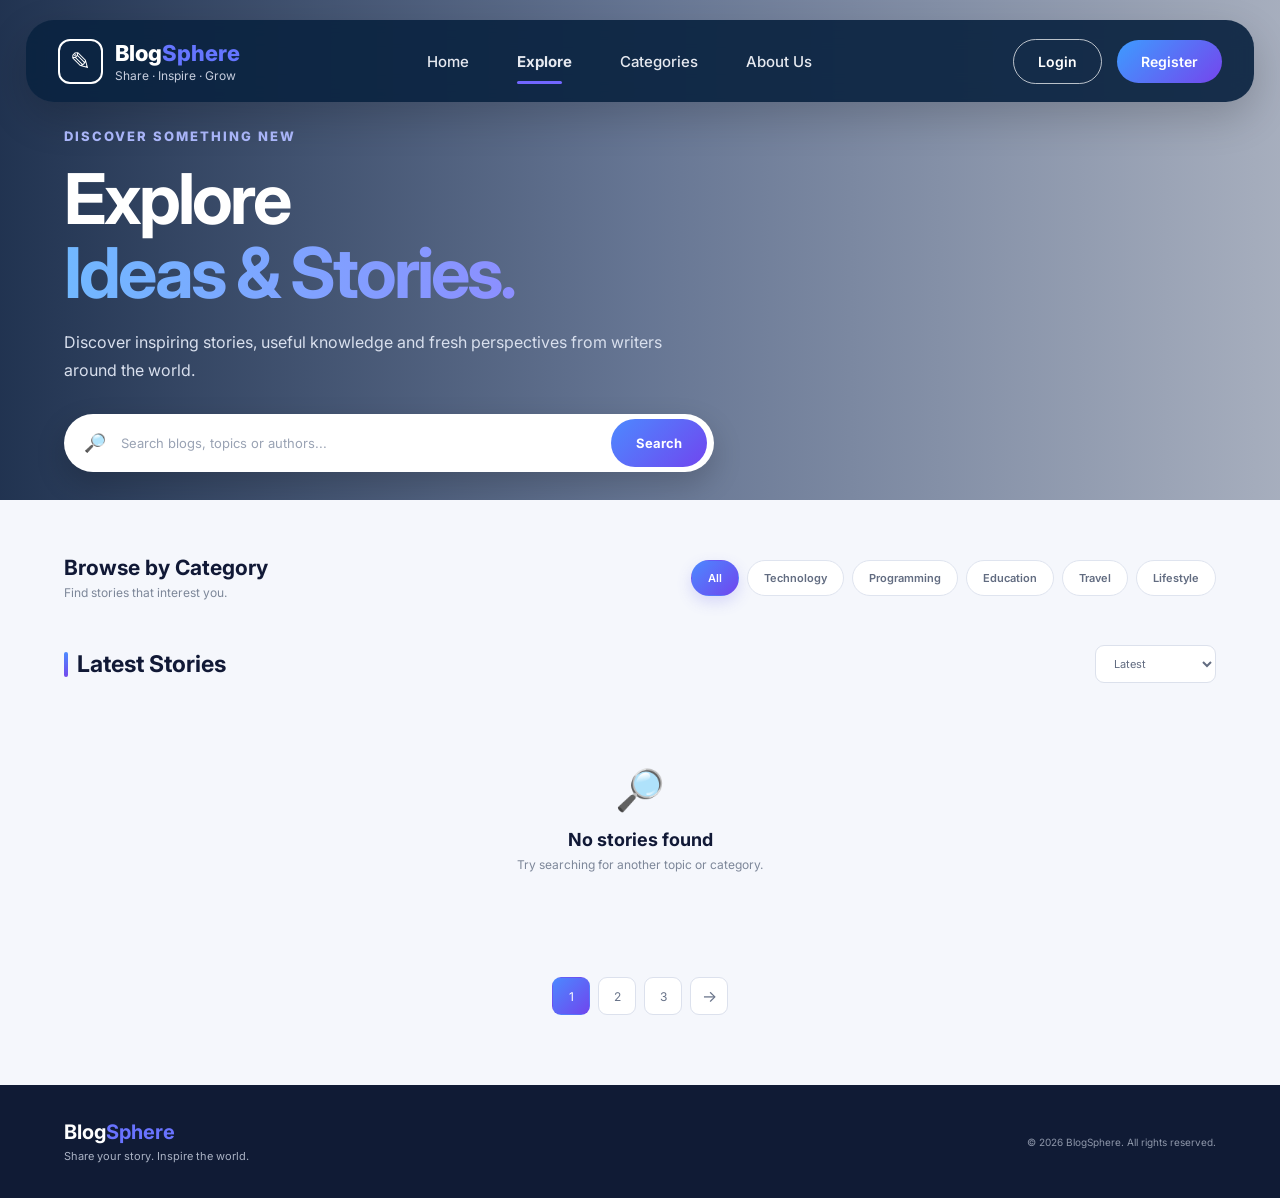
<file: frontend/edit-blog.html>
<!DOCTYPE html>
<html lang="en">

<head>

    <meta charset="UTF-8">
    <meta name="viewport" content="width=device-width, initial-scale=1.0">

    <title>BlogSphere | Edit Blog</title>

    <link rel="stylesheet" href="style.css">

    <link rel="preconnect" href="https://fonts.googleapis.com">
    <link rel="preconnect" href="https://fonts.gstatic.com" crossorigin>

    <link
        href="https://fonts.googleapis.com/css2?family=Inter:wght@400;500;600;700;800&display=swap"
        rel="stylesheet">

</head>


<body>


    <!-- ================= NAVBAR ================= -->

    <header class="navbar">

        <div class="logo-area">

            <div class="logo-icon">
                ✎
            </div>

            <div class="logo-text">

                <h2>
                    Blog<span>Sphere</span>
                </h2>

                <p>
                    Share · Inspire · Grow
                </p>

            </div>

        </div>


        <nav class="nav-links">

            <a href="index.html">
                Home
            </a>

            <a href="explore.html">
                Explore
            </a>

            <a href="categories.html">
                Categories
            </a>

            <a href="about.html">
                About Us
            </a>

        </nav>


    </header>



    <!-- ================= EDIT BLOG ================= -->

    <main class="edit-blog-page">


        <section class="edit-blog-container">


            <!-- ================= HEADER ================= -->

            <div class="edit-blog-header">

                <p class="hero-small">
                    EDIT YOUR STORY
                </p>

                <h1>
                    Edit <span>Blog</span>
                </h1>

                <p>
                    Update your blog and save your changes.
                </p>

            </div>



            <!-- ================= BLOG TITLE ================= -->

            <div class="edit-form-group">

                <label for="postTitle">
                    Blog Title
                </label>

                <input
                    type="text"
                    id="postTitle"
                    placeholder="Enter your blog title"
                >

            </div>



            <!-- ================= CATEGORY ================= -->

            <div class="edit-form-group">

                <label for="postCategory">
                    Category
                </label>

                <select id="postCategory">

                    <option value="">
                        Select Category
                    </option>

                    <option value="Technology">
                        Technology
                    </option>

                    <option value="Programming">
                        Programming
                    </option>

                    <option value="Education">
                        Education
                    </option>

                    <option value="Travel">
                        Travel
                    </option>

                    <option value="Lifestyle">
                        Lifestyle
                    </option>

                </select>

            </div>



            <!-- ================= CONTENT ================= -->

            <div class="edit-form-group">

                <label for="postContent">
                    Content
                </label>

                <textarea
                    id="postContent"
                    rows="12"
                    placeholder="Write your blog content here..."
                ></textarea>

            </div>



            <!-- ================= IMAGE URL ================= -->
          <!-- ================= BLOG IMAGE ================= -->

<div class="edit-form-group">

    <label for="coverImage">
        Blog Image
    </label>

    <input
        type="file"
        id="coverImage"
        accept="image/*"
        onchange="previewCoverImage(event)"
    >

    <img
        id="coverPreview"
        style="display:none; width:100%; max-height:300px; object-fit:cover; margin-top:15px; border-radius:15px;"
        alt="Blog image preview"
    >

</div>  
         



            <!-- ================= STATUS ================= -->

            <p id="editStatus"></p>



            <!-- ================= BUTTONS ================= -->

            <div class="edit-form-actions">

                <button
                    type="button"
                    onclick="updateBlog()">
                    Save Changes
                </button>


                <button
                    type="button"
                    onclick="window.location.href='explore.html'">
                    Cancel
                </button>

            </div>


        </section>


    </main>



    <!-- ================= JAVASCRIPT ================= -->

    <script src="script.js"></script>


</body>

</html>
</file>
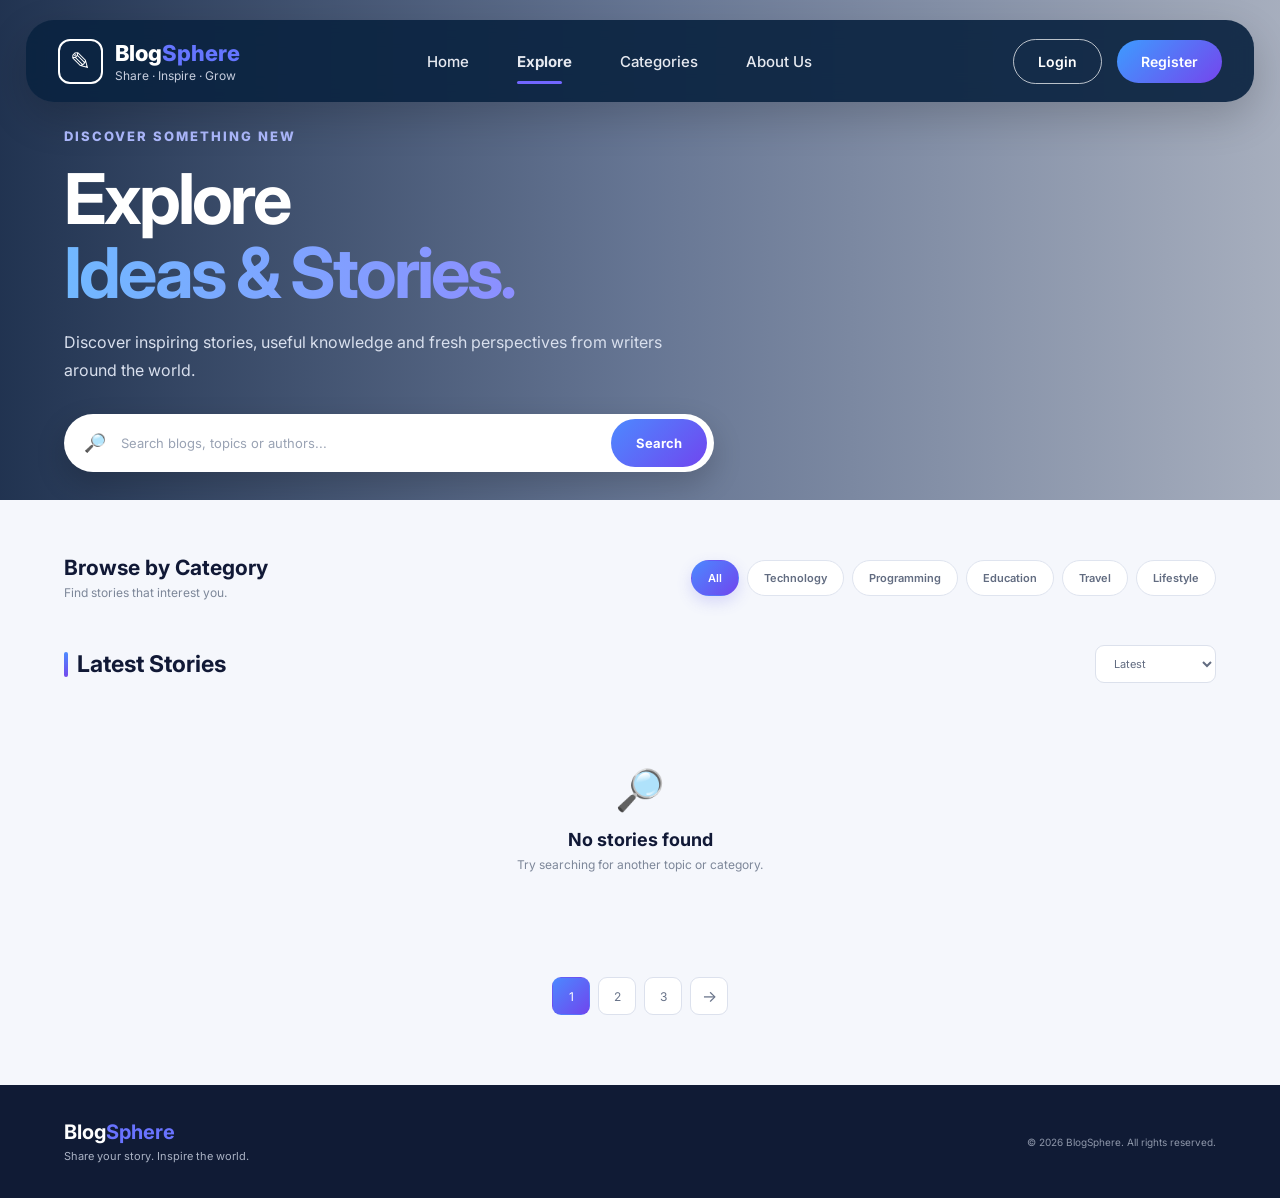
<file: frontend/explore.html>
<!DOCTYPE html>
<html lang="en">

<head>

    <meta charset="UTF-8">
    <meta name="viewport" content="width=device-width, initial-scale=1.0">

    <title>BlogSphere | Explore Blogs</title>

    <link rel="stylesheet" href="style.css">

    <link rel="preconnect" href="https://fonts.googleapis.com">
    <link rel="preconnect" href="https://fonts.gstatic.com" crossorigin>

    <link
        href="https://fonts.googleapis.com/css2?family=Inter:wght@400;500;600;700;800&display=swap"
        rel="stylesheet">

</head>

<body class="explore-page">


    <!-- ================= NAVBAR ================= -->

    <header class="navbar explore-navbar">

        <div class="logo-area">

            <div class="logo-icon">
                ✎
            </div>

            <div class="logo-text">

                <h2>
                    Blog<span>Sphere</span>
                </h2>

                <p>
                    Share · Inspire · Grow
                </p>

            </div>

        </div>


        
<nav class="nav-links" id="mainNavLinks">
    <a href="index.html">Home</a>
    <a href="explore.html" class="active">Explore</a>
    <a href="categories.html">Categories</a>
    <a href="about.html">About Us</a>

    <a href="my-blogs.html" class="logged-in-link" style="display:none;">My Blogs</a>
    <a href="bookmarks.html" class="logged-in-link" style="display:none;">Bookmarks</a>
    
</nav>

        <div class="nav-actions" id="navActions">

            <button class="search-btn">
                
            </button>

            <a href="login.html" class="login-btn">
                Login
            </a>

            <a href="register.html" class="register-btn">
                Register
            </a>

        </div>

    </header>


    <!-- ================= EXPLORE HERO ================= -->

    <section class="explore-hero">

        <div class="explore-hero-content">

            <p class="hero-small">
                DISCOVER SOMETHING NEW
            </p>

            <h1>
                Explore
                <span>Ideas & Stories.</span>
            </h1>

            <p>
                Discover inspiring stories, useful knowledge and
                fresh perspectives from writers around the world.
            </p>


            <!-- SEARCH -->

            <div class="explore-search">

                <span>
                   🔎
                </span>

                <input
                    type="text"
                    id="blogSearch"
                    placeholder="Search blogs, topics or authors..."
                >

                <button onclick="searchBlogs()">
                    Search
                </button>

            </div>

        </div>

    </section>


    <!-- ================= EXPLORE CONTENT ================= -->

    <main class="explore-main">


        <!-- CATEGORY FILTER -->

        <section class="filter-section">

            <div class="filter-title">

                <h2>
                    Browse by Category
                </h2>

                <p>
                    Find stories that interest you.
                </p>

            </div>


            <div class="category-filters">

                <button class="filter-btn active"
                    onclick="filterBlogs('all', this)">
                    All
                </button>

                <button class="filter-btn"
                    onclick="filterBlogs('technology', this)">
                    Technology
                </button>

                <button class="filter-btn"
                    onclick="filterBlogs('programming', this)">
                    Programming
                </button>

                <button class="filter-btn"
                    onclick="filterBlogs('education', this)">
                    Education
                </button>

                <button class="filter-btn"
                    onclick="filterBlogs('travel', this)">
                    Travel
                </button>

                <button class="filter-btn"
                    onclick="filterBlogs('lifestyle', this)">
                    Lifestyle
                </button>

            </div>

        </section>


        <!-- BLOG HEADER -->

        <div class="explore-heading">

            <div>

                <span class="heading-line"></span>

                <h2>
                    Latest Stories
                </h2>

            </div>

            <select id="sortBlogs">

                <option value="latest">
                    Latest
                </option>

                <option value="popular">
                    Most Popular
                </option>

                <option value="reading">
                    Quick Reads
                </option>

            </select>

        </div>


        <!-- BLOG GRID -->

        <section class="explore-grid" id="blogGrid">

          <!-- Blogs will be loaded from Spring Boot -->

        </section>


        <!-- NO RESULTS -->

        <div id="noResults" class="no-results">

            <div>
                🔎
            </div>

            <h3>
                No stories found
            </h3>

            <p>
                Try searching for another topic or category.
            </p>

        </div>


        <!-- PAGINATION -->

        <div class="pagination">

            <button class="page-btn active">
                1
            </button>

            <button class="page-btn">
                2
            </button>

            <button class="page-btn">
                3
            </button>

            <button class="page-btn next">
                →
            </button>

        </div>

    </main>


    <!-- ================= FOOTER ================= -->

    <footer>

        <div class="footer-logo">

            <h2>
                Blog<span>Sphere</span>
            </h2>

            <p>
                Share your story. Inspire the world.
            </p>

        </div>



        <p class="copyright">
            © 2026 BlogSphere. All rights reserved.
        </p>

    </footer>


    <script src="script.js"></script>
   
</body>

</html>
</file>
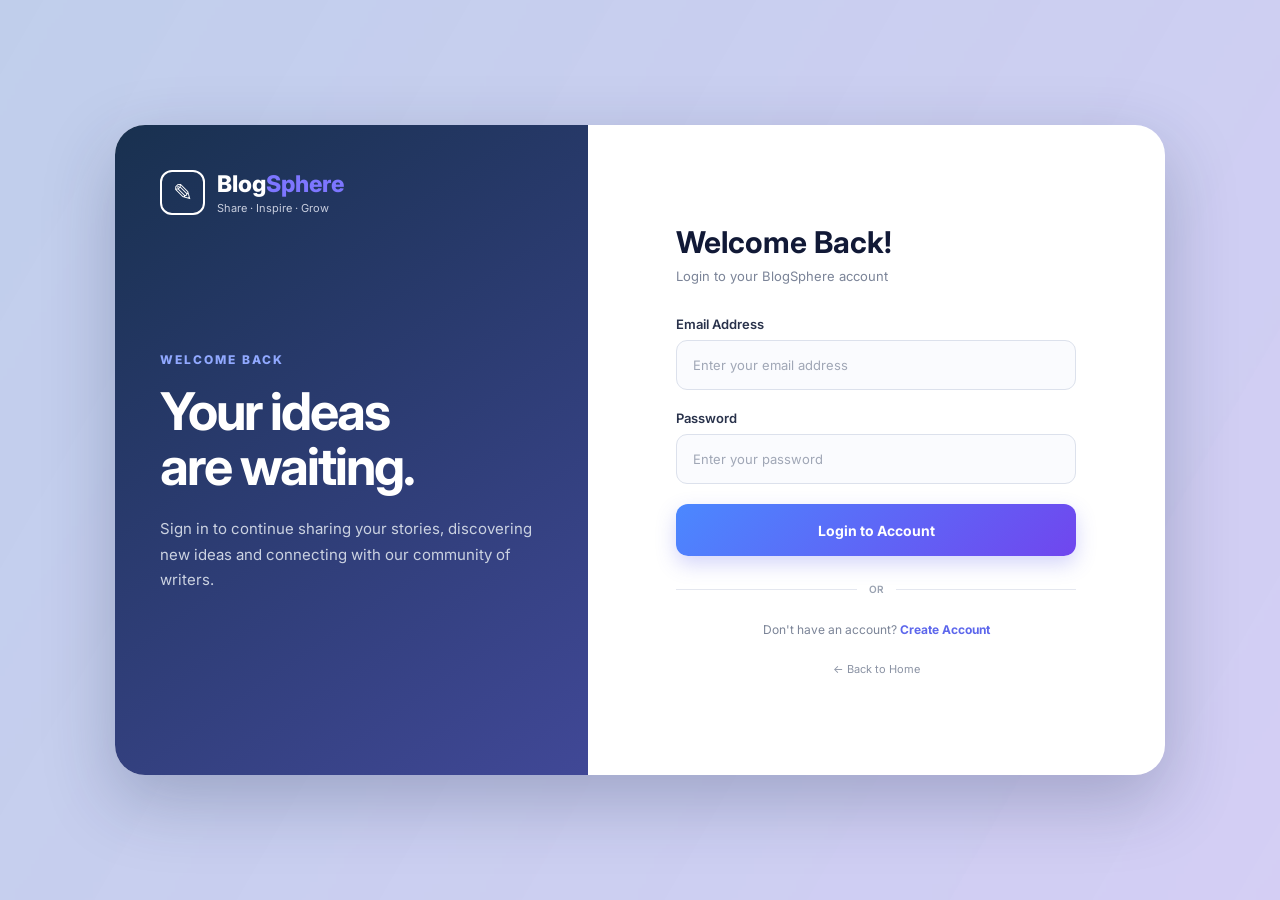
<file: frontend/login.html>
<!DOCTYPE html>
<html lang="en">

<head>
    <meta charset="UTF-8">
    <meta name="viewport" content="width=device-width, initial-scale=1.0">

    <title>BlogSphere | Login</title>

    <link rel="stylesheet" href="style.css">

    <link rel="preconnect" href="https://fonts.googleapis.com">
    <link rel="preconnect" href="https://fonts.gstatic.com" crossorigin>

    <link
        href="https://fonts.googleapis.com/css2?family=Inter:wght@400;500;600;700;800&display=swap"
        rel="stylesheet">
</head>

<body class="auth-page">

    <!-- BACKGROUND -->
    <div class="auth-background"></div>

    <!-- LOGIN CONTAINER -->
    <div class="auth-container">

        <!-- LEFT SIDE -->
        <div class="auth-intro">

            <div class="auth-logo">
                <div class="auth-logo-icon">✎</div>

                <div>
                    <h2>Blog<span>Sphere</span></h2>
                    <p>Share · Inspire · Grow</p>
                </div>
            </div>

            <div class="auth-message">

                <p class="auth-small">WELCOME BACK</p>

                <h1>
                    Your ideas
                    <br>
                    are waiting.
                </h1>

                <p>
                    Sign in to continue sharing your stories,
                    discovering new ideas and connecting with
                    our community of writers.
                </p>

            </div>

        </div>

        <!-- RIGHT SIDE -->
        <div class="auth-form-area">

            <div class="auth-form">

                <div class="mobile-logo">
                    <div class="auth-logo-icon">✎</div>

                    <h2>Blog<span>Sphere</span></h2>
                </div>

                <div class="form-heading">
                    <h2>Welcome Back!</h2>
                    <p>Login to your BlogSphere account</p>
                </div>

                <!-- LOGIN FORM -->
                <form id="loginForm">

                    <!-- EMAIL -->
                    <div class="input-group">
                        <label for="email">Email Address</label>

                        <input
                            type="email"
                            id="email"
                            name="email"
                            placeholder="Enter your email address"
                            autocomplete="email"
                            required>
                    </div>

                    <!-- PASSWORD -->
                    <div class="input-group">
                        <label for="password">Password</label>

                        <input
                            type="password"
                            id="password"
                            name="password"
                            placeholder="Enter your password"
                            autocomplete="current-password"
                            required>
                    </div>

                    <!-- LOGIN BUTTON -->
                    <button
                        type="submit"
                        class="auth-submit">
                        Login to Account
                    </button>

                </form>

                <!-- DIVIDER -->
                <div class="divider">
                    <span></span>
                    <p>OR</p>
                    <span></span>
                </div>

                <!-- REGISTER -->
                <p class="account-text">
                    Don't have an account?
                    <a href="register.html">Create Account</a>
                </p>

                <!-- HOME -->
                <a href="index.html" class="back-home">
                    ← Back to Home
                </a>

            </div>

        </div>

    </div>

    <!-- LOGIN FORM HANDLER -->
    <script>
        document.getElementById("loginForm").addEventListener("submit", function (event) {
            event.preventDefault();
            loginUser();
        });
    </script>

    <!-- MAIN JAVASCRIPT -->
    <script src="script.js"></script>

</body>

</html>
</file>
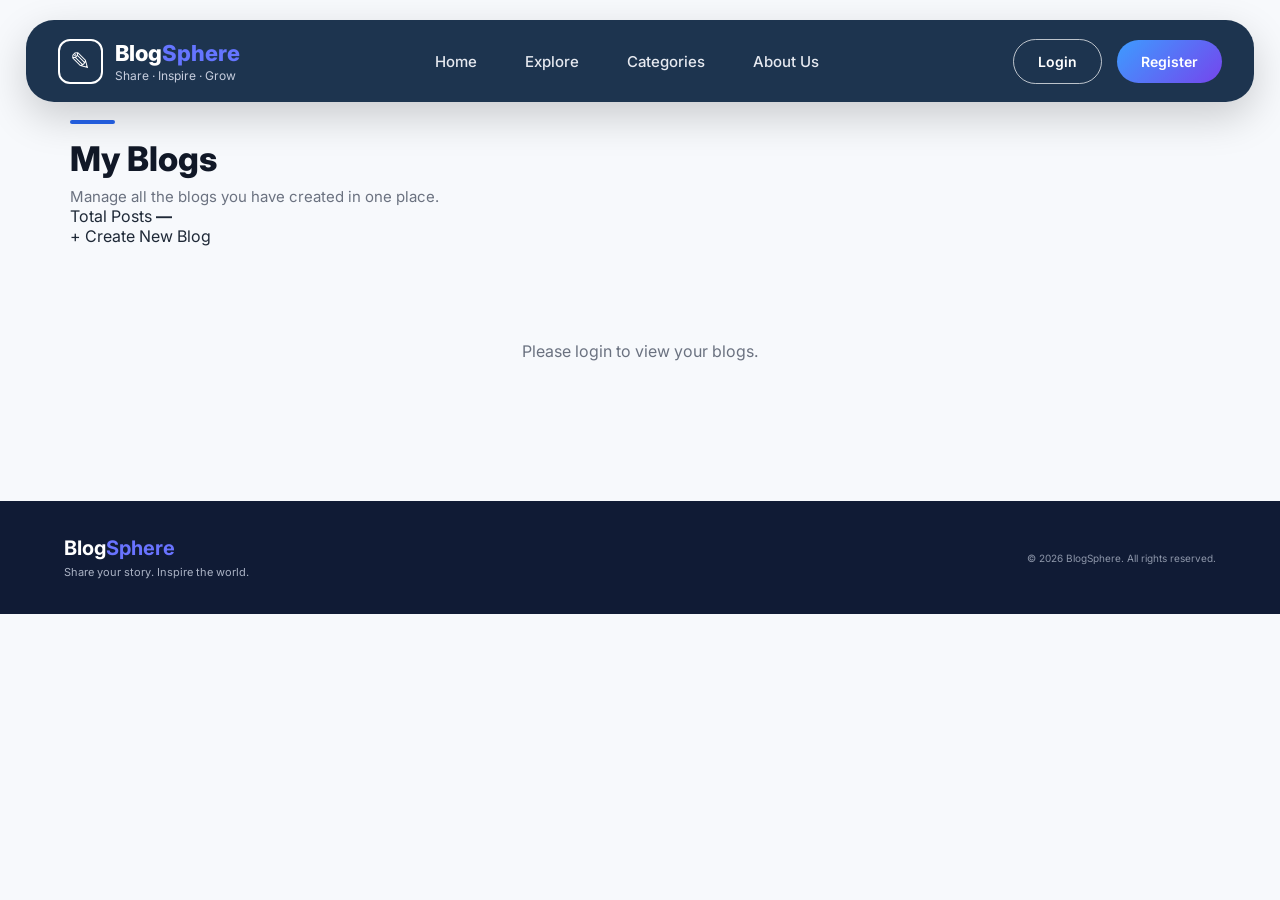
<file: frontend/my-blogs.html>
<!DOCTYPE html>
<html lang="en">

<head>
    <meta charset="UTF-8">
    <meta name="viewport" content="width=device-width, initial-scale=1.0">

    <title>BlogSphere | My Blogs</title>

    <link rel="stylesheet" href="style.css">

    <link rel="preconnect" href="https://fonts.googleapis.com">
    <link rel="preconnect" href="https://fonts.gstatic.com" crossorigin>

    <link
        href="https://fonts.googleapis.com/css2?family=Inter:wght@400;500;600;700;800&display=swap"
        rel="stylesheet">
</head>

<body class="my-blogs-page">

    <!-- NAVBAR -->
    <header class="navbar">

        <div class="logo-area">
            <div class="logo-icon">✎</div>

            <div class="logo-text">
                <h2>Blog<span>Sphere</span></h2>
                <p>Share · Inspire · Grow</p>
            </div>
        </div>

        
<nav class="nav-links" id="mainNavLinks">
    <a href="index.html">Home</a>
    <a href="explore.html">Explore</a>
    <a href="categories.html">Categories</a>
    <a href="about.html">About Us</a>

    <a href="my-blogs.html" class="logged-in-link active" style="display:none;">My Blogs</a>
    <a href="bookmarks.html" class="logged-in-link" style="display:none;">Bookmarks</a>
</nav>
 

        <div class="nav-actions" id="navActions">
            <a href="login.html" class="login-btn">Login</a>
            <a href="register.html" class="register-btn">Register</a>
        </div>

    </header>

    <!-- MAIN CONTENT -->
    <main class="my-blogs-main">

        <section class="my-blogs-header">

            <span class="heading-line"></span>

            <h1>My Blogs</h1>

            <p>Manage all the blogs you have created in one place.</p>

            <div class="my-blogs-summary">
                <div class="my-blogs-count-card">
                    <span>Total Posts</span>
                    <strong id="myBlogsCount">—</strong>
                </div>

                <a href="create-post.html" class="create-blog-btn">
                    + Create New Blog
                </a>
            </div>

        </section>

        <!-- BLOG LIST -->
        <section class="my-blogs-content">

            <div id="myBlogsList" class="my-blogs-grid">

                <p class="no-my-blogs">
                    Loading your blogs...
                </p>

            </div>

        </section>

    </main>

    <!-- FOOTER -->
    <footer>

        <div class="footer-logo">
            <h2>Blog<span>Sphere</span></h2>
            <p>Share your story. Inspire the world.</p>
        </div>

        <p class="copyright">
            © 2026 BlogSphere. All rights reserved.
        </p>

    </footer>

    <script src="script.js"></script>

</body>
</html>
</file>
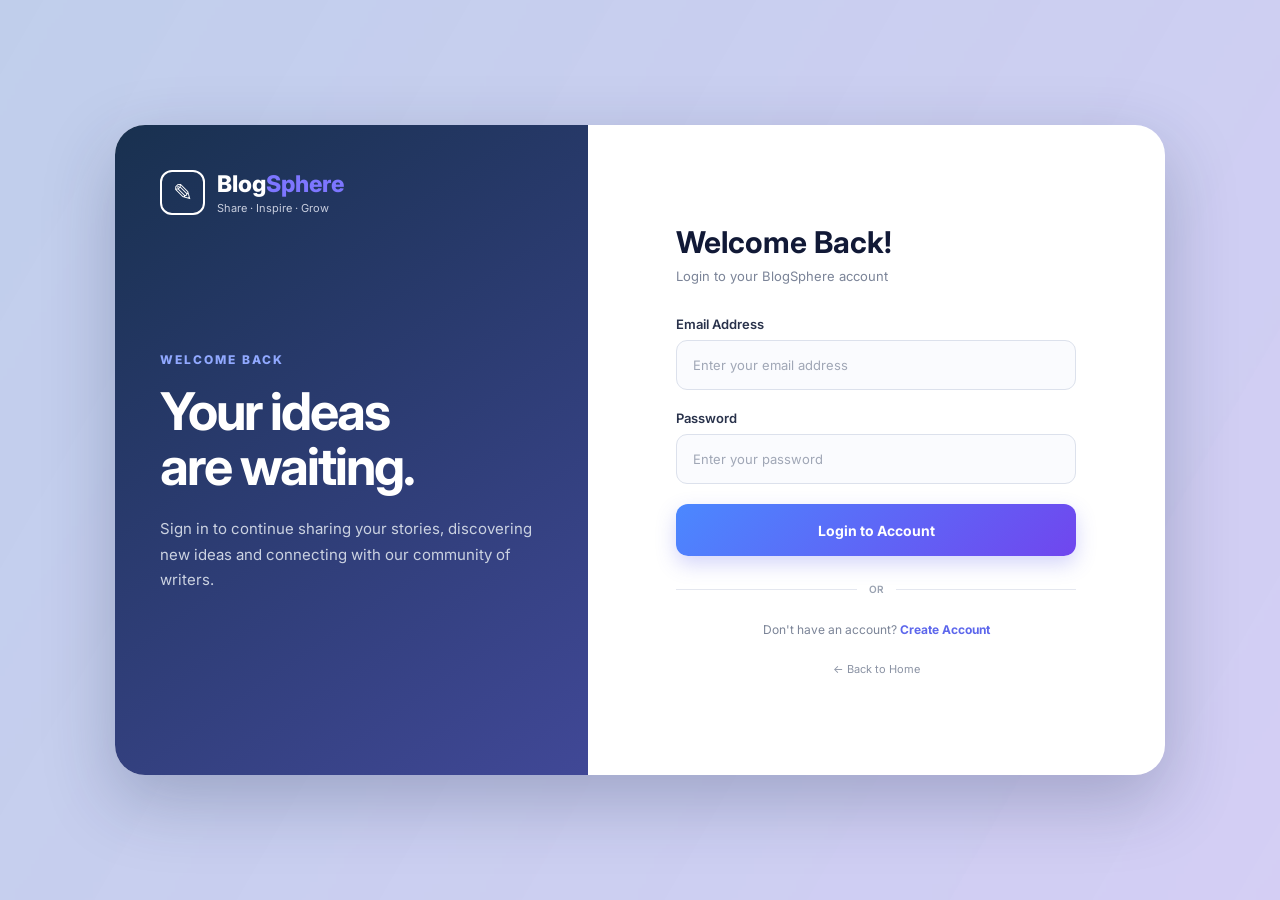
<file: frontend/profile.html>
<!DOCTYPE html>
<html lang="en">
<head>
    <meta charset="UTF-8">
    <meta name="viewport" content="width=device-width, initial-scale=1.0">
    <title>BlogSphere | Profile</title>

    <link rel="stylesheet" href="style.css">
    <link rel="preconnect" href="https://fonts.googleapis.com">
    <link rel="preconnect" href="https://fonts.gstatic.com" crossorigin>
    <link href="https://fonts.googleapis.com/css2?family=Inter:wght@400;500;600;700;800&display=swap" rel="stylesheet">
</head>

<body class="profile-page">

    <header class="navbar profile-navbar">
        <div class="logo-area">
            <div class="logo-icon">✎</div>
            <div class="logo-text">
                <h2>Blog<span>Sphere</span></h2>
                <p>Share · Inspire · Grow</p>
            </div>
        </div>

        
<nav class="nav-links" id="mainNavLinks">
    <a href="index.html">Home</a>
    <a href="explore.html">Explore</a>
    <a href="categories.html">Categories</a>
    <a href="about.html">About Us</a>

    <a href="account-settings.html" class="logged-in-link" style="display:none;">Account Settings</a>
    <a href="profile.html" class="logged-in-link active" style="display:none;">Profile</a>
    <a href="dashboard.html" class="logged-in-link" style="display:none;">Dashboard</a>
</nav>


        <div class="nav-actions" id="navActions">
            <a href="login.html" class="login-btn">Login</a>
            <a href="register.html" class="register-btn">Register</a>
        </div>
    </header>

    <main class="profile-main">

        <section class="profile-header">
            <div class="profile-cover">
                <div class="profile-cover-decoration"></div>
            </div>

            <div class="profile-main-info">
                <div class="profile-picture" id="profileAvatar">U</div>

                <div class="profile-details">
                    <h1 id="profileName">Loading profile...</h1>
                    <p class="profile-username" id="profileUsername">@user</p>
                    <p class="profile-bio" id="profileBio">
                        Welcome to your BlogSphere profile.
                    </p>
                </div>

                  
<div class="profile-action-buttons">
    <button
        type="button"
        id="followButton"
        class="edit-profile-btn"
        style="display: none;"
        onclick="toggleFollow()">
        Follow
    </button>

    <button
        type="button"
        id="editProfileButton"
        class="edit-profile-btn"
        onclick="openProfileEditor()">
        ✏ Edit Profile
    </button>
</div>

            </div>

<div class="profile-stats">
    <div>
        <strong id="profilePostCount">—</strong>
        <span>Posts</span>
    </div>

    <button type="button" class="profile-stat-button"
        onclick="showFollowList('followers')">
        <strong id="profileFollowerCount">0</strong>
        <span>Followers</span>
    </button>

    <button type="button" class="profile-stat-button"
        onclick="showFollowList('following')">
        <strong id="profileFollowingCount">0</strong>
        <span>Following</span>
    </button>
</div>

<div id="followListSection" class="follow-list-section"
     style="display: none;">
    <div class="follow-list-header">
        <h3 id="followListTitle">Followers</h3>
        <button type="button" onclick="closeFollowList()">✕</button>
    </div>

    <div id="followListContent">
        Loading...
    </div>
</div>

        </section>

        <section class="profile-content">

            <div class="profile-post-area">
                <div class="profile-tabs">
                    <button class="profile-tab active"
                            onclick="showProfileTab('posts', this)">
                        📝 Posts
                    </button>

                    <button class="profile-tab"
                            onclick="showProfileTab('about', this)">
                        👤 About
                    </button>
                </div>

                <div id="profilePosts" class="profile-post-grid">
                    <p id="profilePostsLoading">Loading your posts...</p>
                </div>

                <div id="profileAbout" class="profile-about" style="display:none;">
                    <h2>About Me</h2>
                    <p id="profileAboutBio">
                        Your profile information will appear here.
                    </p>

                    <div class="about-details">
                        <div>
                            <span>📧 Email</span>
                            <strong id="profileEmail">—</strong>
                        </div>
                        <div>
                            <span>👤 Account role</span>
                            <strong id="profileRole">USER</strong>
                        </div>
                        <div>
                            <span>📝 Published posts</span>
                            <strong id="profileAboutPostCount">—</strong>
                        </div>
                    </div>
                </div>
            </div>

            <aside class="profile-sidebar">

                <div class="profile-sidebar-card">
                    <h3>Account</h3>
                    <a href="dashboard.html">📊 Dashboard</a>
                    <a href="my-blogs.html">📝 My Blogs</a>
                    <a href="bookmarks.html">🔖 Bookmarks</a>
                    <a href="account-settings.html">⚙ Settings</a>
                    <button type="button" onclick="logoutUser()">🚪 Logout</button>
                </div>

                <div class="profile-sidebar-card">
                    <h3>About BlogSphere</h3>
                    <p>Share your knowledge, publish your stories, and learn from other writers.</p>
                </div>

            </aside>
        </section>
    </main>

    <div id="profileModal" class="profile-modal">
        <div class="profile-modal-content">
            <button class="close-modal" onclick="closeProfileEditor()" aria-label="Close">
                ×
            </button>

            <h2>Edit Profile</h2>
            <p>Update your profile information.</p>

            <label for="editName">Name</label>
            <input type="text" id="editName" maxlength="100" required>

            <label for="editUsername">Username</label>
            <input type="text" id="editUsername" maxlength="50" required>

            <label for="editBio">Bio</label>
            <textarea id="editBio" rows="4" maxlength="500"></textarea>

            <p id="profileSaveMessage" role="status"></p>

            <button class="save-profile-btn" onclick="saveProfile()">
                Save Changes
            </button>
        </div>
    </div>

    <footer>
        <div class="footer-logo">
            <h2>Blog<span>Sphere</span></h2>
            <p>Share your story. Inspire the world.</p>
        </div>
        <p class="copyright">© 2026 BlogSphere. All rights reserved.</p>
    </footer>

    <script src="script.js"></script>

    <script>
        document.addEventListener("DOMContentLoaded", function () {
            if (typeof loadProfilePage === "function") {
                loadProfilePage();
            }
        });
    </script>

</body>
</html>
</file>
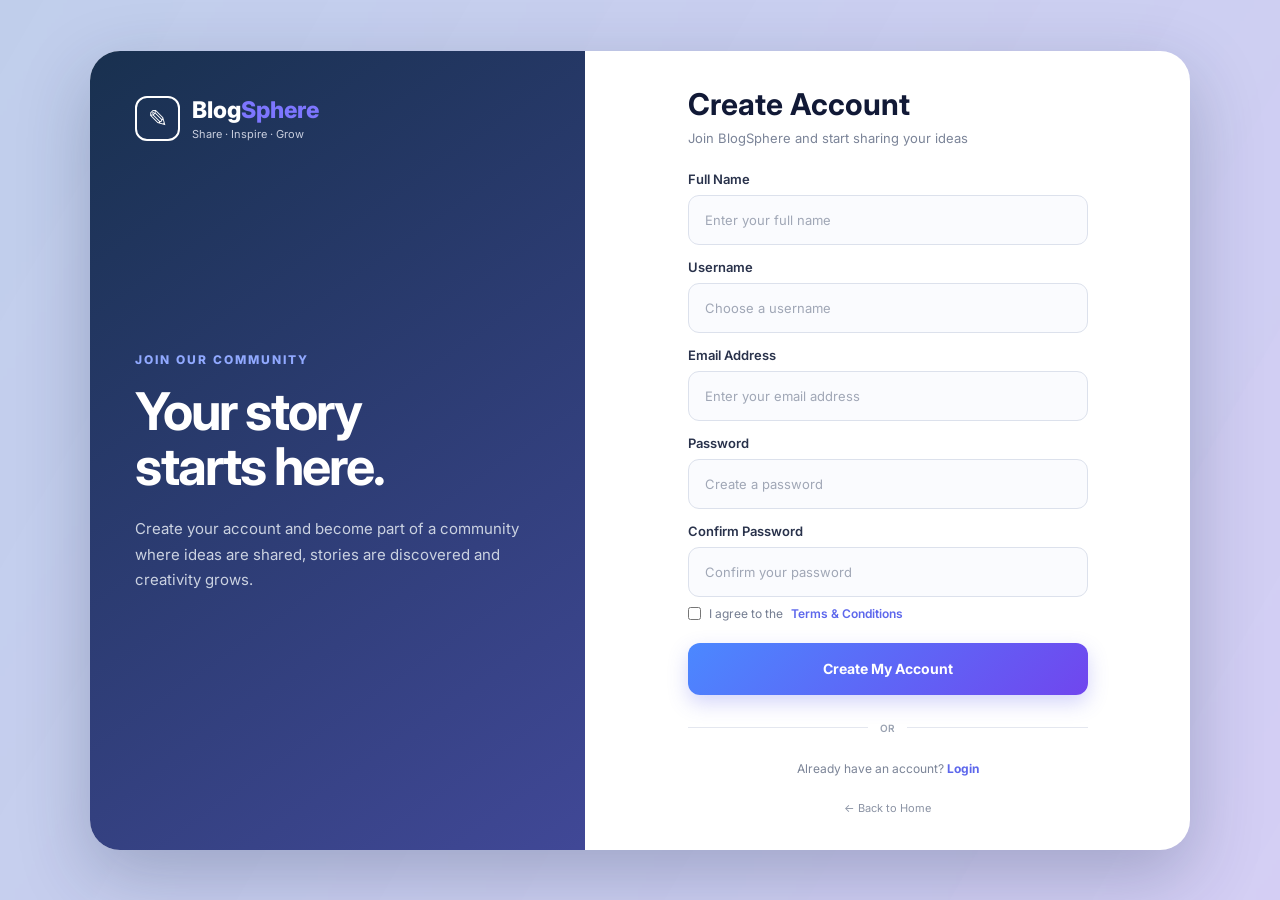
<file: frontend/register.html>
<!DOCTYPE html>
<html lang="en">

<head>
    <meta charset="UTF-8">
    <meta name="viewport" content="width=device-width, initial-scale=1.0">

    <title>BlogSphere | Create Account</title>

    <link rel="stylesheet" href="style.css">

    <link rel="preconnect" href="https://fonts.googleapis.com">
    <link rel="preconnect" href="https://fonts.gstatic.com" crossorigin>

    <link
        href="https://fonts.googleapis.com/css2?family=Inter:wght@400;500;600;700;800&display=swap"
        rel="stylesheet">
</head>

<body class="auth-page">

    <!-- BACKGROUND -->
    <div class="auth-background"></div>

    <!-- REGISTER CONTAINER -->
    <div class="auth-container register-container">

        <!-- LEFT SIDE -->
        <div class="auth-intro">

            <div class="auth-logo">
                <div class="auth-logo-icon">✎</div>

                <div>
                    <h2>Blog<span>Sphere</span></h2>
                    <p>Share · Inspire · Grow</p>
                </div>
            </div>

            <div class="auth-message">
                <p class="auth-small">JOIN OUR COMMUNITY</p>

                <h1>
                    Your story
                    <br>
                    starts here.
                </h1>

                <p>
                    Create your account and become part of a
                    community where ideas are shared, stories
                    are discovered and creativity grows.
                </p>
            </div>

        </div>

        <!-- RIGHT SIDE -->
        <div class="auth-form-area">

            <div class="auth-form">

                <!-- MOBILE LOGO -->
                <div class="mobile-logo">
                    <div class="auth-logo-icon">✎</div>
                    <h2>Blog<span>Sphere</span></h2>
                </div>

                <!-- HEADING -->
                <div class="form-heading">
                    <h2>Create Account</h2>
                    <p>Join BlogSphere and start sharing your ideas</p>
                </div>

                <!-- REGISTRATION FORM -->
                <form id="registerForm">

                    <!-- FULL NAME -->
                    <div class="input-group">
                        <label for="fullname">Full Name</label>

                        <input
                            type="text"
                            id="fullname"
                            name="fullname"
                            placeholder="Enter your full name"
                            autocomplete="name"
                            required>
                    </div>

                    <!-- USERNAME -->
                    <div class="input-group">
                        <label for="username">Username</label>

                        <input
                            type="text"
                            id="username"
                            name="username"
                            placeholder="Choose a username"
                            autocomplete="username"
                            required>
                    </div>

                    <!-- EMAIL -->
                    <div class="input-group">
                        <label for="register-email">Email Address</label>

                        <input
                            type="email"
                            id="register-email"
                            name="email"
                            placeholder="Enter your email address"
                            autocomplete="email"
                            required>
                    </div>

                    <!-- PASSWORD -->
                    <div class="input-group">
                        <label for="register-password">Password</label>

                        <input
                            type="password"
                            id="register-password"
                            name="password"
                            placeholder="Create a password"
                            autocomplete="new-password"
                            required>
                    </div>

                    <!-- CONFIRM PASSWORD -->
                    <div class="input-group">
                        <label for="confirm-password">Confirm Password</label>

                        <input
                            type="password"
                            id="confirm-password"
                            name="confirmPassword"
                            placeholder="Confirm your password"
                            autocomplete="new-password"
                            required>
                    </div>

                    <!-- TERMS -->
                    <div class="remember-row">
                        <label>
                            <input
                                type="checkbox"
                                id="agreeTerms"
                                required>

                            I agree to the
                            <a href="#" id="termsLink">Terms &amp; Conditions</a>
                        </label>
                    </div>

                    <!-- REGISTER BUTTON -->
                    <button
                        type="submit"
                        class="auth-submit">
                        Create My Account
                    </button>

                </form>

                <!-- DIVIDER -->
                <div class="divider">
                    <span></span>
                    <p>OR</p>
                    <span></span>
                </div>

                <!-- LOGIN LINK -->
                <p class="account-text">
                    Already have an account?
                    <a href="login.html">Login</a>
                </p>

                <!-- HOME -->
                <a href="index.html" class="back-home">
                    ← Back to Home
                </a>

            </div>

        </div>

    </div>

    <!-- REGISTRATION FORM HANDLER -->
    <script>
        const registerForm = document.getElementById("registerForm");
        const passwordInput = document.getElementById("register-password");
        const confirmPasswordInput = document.getElementById("confirm-password");

        registerForm.addEventListener("submit", function (event) {
            event.preventDefault();

            if (passwordInput.value !== confirmPasswordInput.value) {
                confirmPasswordInput.setCustomValidity("Passwords do not match.");
                confirmPasswordInput.reportValidity();
                confirmPasswordInput.focus();
                return;
            }

            confirmPasswordInput.setCustomValidity("");

            registerUser();
        });

        confirmPasswordInput.addEventListener("input", function () {
            confirmPasswordInput.setCustomValidity("");
        });

        passwordInput.addEventListener("input", function () {
            confirmPasswordInput.setCustomValidity("");
        });

        document.getElementById("termsLink").addEventListener("click", function (event) {
            event.preventDefault();
            alert("Please add your BlogSphere Terms & Conditions page before publishing the application.");
        });
    </script>

    <!-- MAIN JAVASCRIPT -->
    <script src="script.js"></script>

</body>

</html>
</file>
<file: frontend/style.css>
/* =========================================
   RESET
========================================= */

* {
    margin: 0;
    padding: 0;
    box-sizing: border-box;
}

html {
    scroll-behavior: smooth;
}

body {
    font-family: "Inter", sans-serif;
    background: #f5f7fc;
    color: #111936;
}

a {
    text-decoration: none;
    color: inherit;
}


/* =========================================
   NAVBAR
========================================= */

.navbar {
    position: absolute;
    top: 20px;
    left: 2%;
    right: 2%;
    z-index: 10;

    height: 82px;

    display: flex;
    align-items: center;
    justify-content: space-between;

    padding: 0 32px;

    border-radius: 28px;

    background: rgba(10, 35, 64, 0.92);

    box-shadow:
        0 15px 40px rgba(0, 0, 0, 0.18);

    backdrop-filter: blur(12px);

    color: white;
}


/* LOGO */

.logo-area {
    display: flex;
    align-items: center;
    gap: 12px;
}

.logo-icon {
    width: 45px;
    height: 45px;

    display: flex;
    align-items: center;
    justify-content: center;

    border: 2px solid white;
    border-radius: 12px;

    font-size: 25px;
}

.logo-text h2 {
    font-size: 22px;
    font-weight: 800;
}

.logo-text h2 span {
    color: #6575ff;
}

.logo-text p {
    margin-top: 2px;

    font-size: 12px;
    color: #c7cede;
}


/* NAV LINKS */

.nav-links {
    display: flex;
    align-items: center;
    gap: 48px;
}

.nav-links a {
    position: relative;

    font-size: 15px;
    font-weight: 500;

    color: #e6e9f0;

    padding: 28px 0;

    transition: 0.3s;
}

.nav-links a:hover {
    color: white;
}

.nav-links a.active {
    font-weight: 700;
}

.nav-links a.active::after {
    content: "";

    position: absolute;

    bottom: 15px;
    left: 0;

    width: 45px;
    height: 3px;

    border-radius: 10px;

    background: #7266ff;
}


/* NAV ACTIONS */

.nav-actions {
    display: flex;
    align-items: center;
    gap: 15px;
}

.search-btn {
    border: none;
    background: transparent;

    color: white;

    font-size: 20px;

    cursor: pointer;
}

.login-btn,
.register-btn {
    padding: 13px 24px;

    border-radius: 30px;

    font-size: 14px;
    font-weight: 600;

    transition: 0.3s;
}

.login-btn {
    border: 1px solid rgba(255, 255, 255, 0.7);
}

.login-btn:hover {
    background: white;
    color: #15294c;
}

.register-btn {
    background: linear-gradient(
        135deg,
        #3d9cff,
        #7545ed
    );
}

.register-btn:hover {
    transform: translateY(-2px);

    box-shadow:
        0 8px 20px rgba(88, 85, 255, 0.35);
}


/* =========================================
   HERO
========================================= */

.hero {
    position: relative;

    min-height: 590px;

    display: flex;
    align-items: center;

    overflow: hidden;

    background-image:
        url("https://images.unsplash.com/photo-1500534623283-312aade485b7?auto=format&fit=crop&w=2000&q=85");

    background-size: cover;
    background-position: center;
}

.hero-overlay {
    position: absolute;
    inset: 0;

    background:
        linear-gradient(
            90deg,
            rgba(245, 248, 255, 0.97) 0%,
            rgba(245, 248, 255, 0.91) 35%,
            rgba(245, 248, 255, 0.30) 70%,
            rgba(245, 248, 255, 0.05) 100%
        );
}

.hero-content {
    position: relative;
    z-index: 2;

    width: 90%;
    max-width: 1250px;

    margin: 100px auto 0;
}

.hero-small {
    margin-bottom: 18px;

    color: #5c65ee;

    font-size: 13px;
    font-weight: 800;

    letter-spacing: 2px;
}

.hero h1 {
    max-width: 700px;

    font-size: clamp(48px, 6vw, 78px);

    line-height: 1.05;

    letter-spacing: -3px;

    font-weight: 800;

    color: #10172e;
}

.hero h1 span {
    background: linear-gradient(
        90deg,
        #477dff,
        #7146ed
    );

    -webkit-background-clip: text;
    background-clip: text;

    color: transparent;
}

.hero-description {
    max-width: 610px;

    margin-top: 25px;

    font-size: 18px;
    line-height: 1.7;

    color: #4c5873;
}

.hero-buttons {
    display: flex;
    gap: 18px;

    margin-top: 32px;
}

.primary-btn,
.secondary-btn {
    display: inline-flex;
    align-items: center;
    justify-content: center;

    padding: 16px 28px;

    border-radius: 35px;

    font-size: 15px;
    font-weight: 700;

    transition: 0.3s;
}

.primary-btn {
    color: white;

    background: linear-gradient(
        135deg,
        #4a87ff,
        #7045ef
    );

    box-shadow:
        0 10px 25px rgba(83, 87, 238, 0.25);
}

.primary-btn:hover {
    transform: translateY(-3px);

    box-shadow:
        0 15px 30px rgba(83, 87, 238, 0.35);
}

.secondary-btn {
    background: rgba(255, 255, 255, 0.9);

    color: #18213c;

    box-shadow:
        0 5px 20px rgba(0, 0, 0, 0.08);
}

.secondary-btn:hover {
    transform: translateY(-3px);
}


/* =========================================
   MAIN SECTION
========================================= */

.featured-section {
    width: 90%;
    max-width: 1250px;

    margin: 55px auto;
}

.section-heading {
    display: flex;
    align-items: center;
    justify-content: space-between;

    margin-bottom: 25px;
}

.section-heading > div {
    position: relative;
}

.heading-line {
    display: inline-block;

    width: 4px;
    height: 25px;

    margin-right: 9px;

    vertical-align: middle;

    border-radius: 10px;

    background: linear-gradient(
        #4d8bff,
        #7349ed
    );
}

.section-heading h2 {
    display: inline-block;

    font-size: 23px;

    vertical-align: middle;
}

.section-heading p {
    margin-left: 18px;
    margin-top: 7px;

    color: #748096;

    font-size: 14px;
}

.view-all {
    color: #4a7fff;

    font-size: 14px;
    font-weight: 700;
}


/* =========================================
   CONTENT LAYOUT
========================================= */

.content-layout {
    display: grid;

    grid-template-columns: 3fr 1.25fr;

    gap: 30px;
}


/* =========================================
   BLOG CARDS
========================================= */

.blog-container {
    display: grid;

    grid-template-columns:
        repeat(3, 1fr);

    gap: 20px;
}

.blog-card {
    overflow: hidden;

    background: white;

    border-radius: 18px;

    box-shadow:
        0 8px 25px rgba(31, 45, 76, 0.08);

    transition: 0.3s;
}

.blog-card:hover {
    transform: translateY(-7px);

    box-shadow:
        0 15px 35px rgba(31, 45, 76, 0.14);
}


/* BLOG IMAGE */

.blog-image {
    height: 170px;

    position: relative;

    background-size: cover;
    background-position: center;
}

.blog-image.technology {
    background-image:
        url("https://images.unsplash.com/photo-1498050108023-c5249f4df085?auto=format&fit=crop&w=800&q=80");
}

.blog-image.travel {
    background-image:
        url("https://images.unsplash.com/photo-1464822759023-fed622ff2c3b?auto=format&fit=crop&w=800&q=80");
}

.blog-image.lifestyle {
    background-image:
        url("https://images.unsplash.com/photo-1495474472287-4d71bcdd2085?auto=format&fit=crop&w=800&q=80");
}

.blog-image span {
    position: absolute;

    top: 13px;
    left: 13px;

    padding: 6px 11px;

    border-radius: 8px;

    background: #6957ee;

    color: white;

    font-size: 11px;
    font-weight: 700;
}


/* BLOG CONTENT */

.blog-content {
    padding: 20px;
}

.blog-content h3 {
    font-size: 16px;

    line-height: 1.4;
}

.blog-content > p {
    margin-top: 9px;

    color: #69748a;

    font-size: 13px;

    line-height: 1.6;
}


/* BLOG INFO */

.blog-info {
    display: flex;
    align-items: center;
    justify-content: space-between;

    margin-top: 22px;
}

.author {
    display: flex;
    align-items: center;

    gap: 8px;
}

.author-avatar {
    width: 32px;
    height: 32px;

    display: flex;
    align-items: center;
    justify-content: center;

    border-radius: 50%;

    background: #e8ecff;

    color: #5b62dc;

    font-size: 12px;
    font-weight: 700;
}

.author strong,
.author small {
    display: block;
}

.author strong {
    font-size: 11px;
}

.author small {
    margin-top: 2px;

    color: #8a93a5;

    font-size: 9px;
}

.read-time {
    color: #7c8597;

    font-size: 9px;
}


/* =========================================
   CATEGORIES
========================================= */

.categories {
    padding-left: 5px;
}

.category-heading {
    margin-bottom: 18px;
}

.category-heading h2 {
    display: inline-block;

    font-size: 20px;

    vertical-align: middle;
}

.category-item {
    display: grid;

    grid-template-columns: 35px 1fr auto;

    align-items: center;

    gap: 10px;

    min-height: 52px;

    margin-bottom: 10px;

    padding: 0 15px;

    background: white;

    border-radius: 11px;

    box-shadow:
        0 4px 15px rgba(30, 45, 80, 0.05);

    transition: 0.25s;
}

.category-item:hover {
    transform: translateX(4px);

    box-shadow:
        0 7px 20px rgba(30, 45, 80, 0.10);
}

.category-icon {
    font-size: 17px;
}

.category-item > span:nth-child(2) {
    font-size: 13px;
    font-weight: 600;
}

.category-item small {
    color: #8a93a5;

    font-size: 10px;
}

.more-category {
    display: flex;
    align-items: center;
    gap: 10px;

    margin-top: 15px;

    padding: 15px;

    border: 1px solid #dfe4f2;

    border-radius: 11px;

    color: #5d61ed;

    font-size: 13px;
    font-weight: 600;
}

.more-category b {
    margin-left: auto;
}


/* =========================================
   FEATURES
========================================= */

.features {
    width: 90%;
    max-width: 1250px;

    display: grid;

    grid-template-columns:
        repeat(4, 1fr);

    gap: 15px;

    margin: 0 auto 65px;

    padding: 25px;

    background: white;

    border-radius: 18px;

    box-shadow:
        0 8px 30px rgba(31, 45, 76, 0.07);
}

.feature-item {
    display: flex;
    align-items: center;

    gap: 14px;

    padding: 8px;
}

.feature-icon {
    width: 45px;
    height: 45px;

    flex-shrink: 0;

    display: flex;
    align-items: center;
    justify-content: center;

    border-radius: 50%;

    background: #f1f3ff;

    color: #5d61ef;

    font-size: 20px;
}

.feature-item h3 {
    font-size: 13px;
}

.feature-item p {
    margin-top: 4px;

    color: #7d8799;

    font-size: 10px;

    line-height: 1.5;
}


/* =========================================
   FOOTER
========================================= */

footer {
    display: flex;
    align-items: center;
    justify-content: space-between;

    padding: 35px 5%;

    background: #101b35;

    color: white;
}

.footer-logo h2 {
    font-size: 20px;
}

.footer-logo h2 span {
    color: #6973ff;
}

.footer-logo p {
    margin-top: 5px;

    color: #aab2c4;

    font-size: 11px;
}

.footer-links {
    display: flex;
    gap: 25px;

    color: #c4cad7;

    font-size: 12px;
}

.footer-links a:hover {
    color: white;
}

.copyright {
    color: #8e97aa;

    font-size: 10px;
}


/* =========================================
   RESPONSIVE DESIGN
========================================= */

@media (max-width: 1050px) {

    .nav-links {
        gap: 25px;
    }

    .content-layout {
        grid-template-columns: 1fr;
    }

    .categories {
        display: grid;

        grid-template-columns:
            repeat(2, 1fr);

        gap: 10px;
    }

    .category-heading {
        grid-column: 1 / -1;
    }

    .more-category {
        margin-top: 0;
    }
}


@media (max-width: 800px) {

    .navbar {
        height: auto;

        padding: 15px 20px;

        flex-wrap: wrap;

        gap: 15px;
    }

    .nav-links {
        order: 3;

        width: 100%;

        justify-content: center;

        gap: 20px;
    }

    .nav-links a {
        padding: 5px;
    }

    .nav-links a.active::after {
        bottom: -4px;
    }

    .hero {
        min-height: 650px;
    }

    .hero-content {
        margin-top: 120px;
    }

    .hero h1 {
        font-size: 50px;
    }

    .blog-container {
        grid-template-columns: 1fr;
    }

    .features {
        grid-template-columns:
            repeat(2, 1fr);
    }

    footer {
        flex-direction: column;

        gap: 20px;

        text-align: center;
    }
}


@media (max-width: 550px) {

    .logo-text {
        display: none;
    }

    .nav-actions .search-btn {
        display: none;
    }

    .login-btn,
    .register-btn {
        padding: 10px 15px;
    }

    .hero h1 {
        font-size: 42px;

        letter-spacing: -2px;
    }

    .hero-description {
        font-size: 15px;
    }

    .hero-buttons {
        flex-direction: column;

        width: 200px;
    }

    .categories {
        grid-template-columns: 1fr;
    }

    .features {
        grid-template-columns: 1fr;
    }

    .footer-links {
        flex-wrap: wrap;

        justify-content: center;
    }
}
/* =========================================
   LOGIN / AUTHENTICATION PAGE
========================================= */

.auth-page {
    min-height: 100vh;

    display: flex;
    align-items: center;
    justify-content: center;

    padding: 30px;

    background: #eef2fb;

    overflow-x: hidden;
}


/* BACKGROUND */

.auth-background {
    position: fixed;

    inset: 0;

    z-index: 0;

    background-image:
        linear-gradient(
            120deg,
            rgba(55, 101, 190, 0.25),
            rgba(112, 67, 220, 0.20)
        ),
        url("https://images.unsplash.com/photo-1519681393784-d120267933ba?auto=format&fit=crop&w=2000&q=85");

    background-size: cover;
    background-position: center;

    filter: blur(2px);

    transform: scale(1.03);
}


/* MAIN CONTAINER */

.auth-container {
    position: relative;

    z-index: 2;

    width: 100%;
    max-width: 1050px;

    min-height: 650px;

    display: grid;

    grid-template-columns: 45% 55%;

    overflow: hidden;

    border-radius: 30px;

    background: white;

    box-shadow:
        0 25px 70px rgba(24, 39, 75, 0.25);
}


/* =========================================
   LEFT INTRO
========================================= */

.auth-intro {
    position: relative;

    display: flex;
    flex-direction: column;

    padding: 45px;

    color: white;

    background:
        linear-gradient(
            145deg,
            rgba(15, 40, 72, 0.96),
            rgba(54, 62, 145, 0.95)
        );
}


/* LOGO */

.auth-logo {
    display: flex;
    align-items: center;

    gap: 12px;
}

.auth-logo-icon {
    width: 45px;
    height: 45px;

    display: flex;
    align-items: center;
    justify-content: center;

    border: 2px solid white;

    border-radius: 12px;

    font-size: 24px;
}

.auth-logo h2 {
    font-size: 23px;

    font-weight: 800;
}

.auth-logo h2 span {
    color: #7d76ff;
}

.auth-logo p {
    margin-top: 3px;

    color: #c8cede;

    font-size: 11px;
}


/* MESSAGE */

.auth-message {
    margin-top: auto;
    margin-bottom: auto;

    max-width: 400px;
}

.auth-small {
    margin-bottom: 18px;

    color: #91a9ff;

    font-size: 12px;

    font-weight: 800;

    letter-spacing: 2px;
}

.auth-message h1 {
    margin-bottom: 22px;

    font-size: 52px;

    line-height: 1.05;

    letter-spacing: -2px;
}

.auth-message > p:last-child {
    color: #cbd2e1;

    font-size: 15px;

    line-height: 1.7;
}


/* =========================================
   FORM AREA
========================================= */

.auth-form-area {
    display: flex;

    align-items: center;
    justify-content: center;

    padding: 45px;
}

.auth-form {
    width: 100%;
    max-width: 400px;
}


/* HEADING */

.form-heading {
    margin-bottom: 32px;
}

.form-heading h2 {
    color: #111936;

    font-size: 30px;
}

.form-heading p {
    margin-top: 8px;

    color: #7b8498;

    font-size: 13px;
}


/* INPUT GROUP */

.input-group {
    margin-bottom: 20px;
}

.input-group label {
    display: block;

    margin-bottom: 8px;

    color: #29324b;

    font-size: 13px;

    font-weight: 600;
}

.input-group input {
    width: 100%;

    height: 50px;

    padding: 0 16px;

    border: 1px solid #dce1ec;

    border-radius: 11px;

    outline: none;

    background: #fafbfe;

    color: #202943;

    font-family: inherit;

    font-size: 13px;

    transition: 0.25s;
}

.input-group input:focus {
    border-color: #6375ef;

    background: white;

    box-shadow:
        0 0 0 4px rgba(99, 117, 239, 0.10);
}

.input-group input::placeholder {
    color: #a0a7b6;
}


/* PASSWORD LABEL */

.password-label {
    display: flex;

    align-items: center;
    justify-content: space-between;
}

.password-label a {
    color: #5d68e9;

    font-size: 11px;

    font-weight: 600;
}

.password-label a:hover {
    text-decoration: underline;
}


/* REMEMBER */

.remember-row {
    margin-top: -5px;

    margin-bottom: 22px;
}

.remember-row label {
    display: flex;
    align-items: center;

    gap: 8px;

    color: #747d91;

    font-size: 12px;

    cursor: pointer;
}

.remember-row input {
    accent-color: #626df0;
}


/* SUBMIT */

.auth-submit {
    width: 100%;

    height: 52px;

    border: none;

    border-radius: 12px;

    background:
        linear-gradient(
            135deg,
            #4b88ff,
            #7046ee
        );

    color: white;

    font-family: inherit;

    font-size: 14px;

    font-weight: 700;

    cursor: pointer;

    box-shadow:
        0 8px 20px rgba(82, 89, 235, 0.25);

    transition: 0.3s;
}

.auth-submit:hover {
    transform: translateY(-2px);

    box-shadow:
        0 12px 25px rgba(82, 89, 235, 0.35);
}


/* DIVIDER */

.divider {
    display: flex;
    align-items: center;

    gap: 12px;

    margin: 27px 0;
}

.divider span {
    height: 1px;

    flex: 1;

    background: #e4e7ef;
}

.divider p {
    color: #9aa2b1;

    font-size: 10px;

    font-weight: 600;
}


/* ACCOUNT TEXT */

.account-text {
    text-align: center;

    color: #7b8497;

    font-size: 12px;
}

.account-text a {
    color: #5d67ec;

    font-weight: 700;
}

.account-text a:hover {
    text-decoration: underline;
}


/* BACK HOME */

.back-home {
    display: block;

    margin-top: 25px;

    text-align: center;

    color: #8b93a4;

    font-size: 11px;

    transition: 0.2s;
}

.back-home:hover {
    color: #5c67eb;
}


/* MOBILE LOGO */

.mobile-logo {
    display: none;
}


/* =========================================
   AUTH RESPONSIVE
========================================= */

@media (max-width: 850px) {

    .auth-container {
        max-width: 550px;

        grid-template-columns: 1fr;
    }

    .auth-intro {
        display: none;
    }

    .auth-form-area {
        padding: 45px 35px;
    }

    .mobile-logo {
        display: flex;

        align-items: center;
        justify-content: center;

        gap: 10px;

        margin-bottom: 35px;
    }

    .mobile-logo .auth-logo-icon {
        width: 38px;
        height: 38px;

        border-color: #5966ed;

        color: #5966ed;

        font-size: 20px;
    }

    .mobile-logo h2 {
        color: #17203c;

        font-size: 22px;
    }

    .mobile-logo h2 span {
        color: #5966ed;
    }
}


@media (max-width: 500px) {

    .auth-page {
        padding: 15px;
    }

    .auth-container {
        border-radius: 20px;
    }

    .auth-form-area {
        padding: 35px 22px;
    }

    .form-heading h2 {
        font-size: 26px;
    }
}
/* =========================================
   REGISTER PAGE
========================================= */

.register-container {
    max-width: 1100px;
}


/* TERMS LINK */

.remember-row a {
    color: #5d67ec;

    font-weight: 600;

    text-decoration: none;
}

.remember-row a:hover {
    text-decoration: underline;
}


/* REGISTER PAGE FORM */

.register-container .auth-form-area {
    padding-top: 35px;
    padding-bottom: 35px;
}


/* REGISTER PAGE HEADING */

.register-container .form-heading {
    margin-bottom: 25px;
}


/* REGISTER PAGE INPUTS */

.register-container .input-group {
    margin-bottom: 14px;
}
/* =========================================
   EXPLORE PAGE
========================================= */

.explore-page {
    background: #f5f7fc;
}


/* =========================================
   EXPLORE NAVBAR
========================================= */

.explore-navbar {
    position: relative;

    top: auto;
    left: auto;
    right: auto;

    margin: 20px 2% -102px;
}


/* =========================================
   EXPLORE HERO
========================================= */

.explore-hero {
    min-height: 500px;

    display: flex;
    align-items: center;

    position: relative;

    overflow: hidden;

    background-image:
        linear-gradient(
            90deg,
            rgba(10, 30, 62, 0.90),
            rgba(25, 48, 91, 0.65),
            rgba(20, 38, 73, 0.35)
        ),
        url("https://images.unsplash.com/photo-1517245386807-bb43f82c33c4?auto=format&fit=crop&w=2000&q=85");

    background-size: cover;
    background-position: center;
}

.explore-hero-content {
    width: 90%;
    max-width: 1250px;

    margin: 100px auto 0;

    color: white;
}

.explore-hero .hero-small {
    color: #aebaff;
}

.explore-hero h1 {
    max-width: 700px;

    font-size: clamp(48px, 6vw, 70px);

    line-height: 1.05;

    letter-spacing: -3px;
}

.explore-hero h1 span {
    display: block;

    background: linear-gradient(
        90deg,
        #71b8ff,
        #9b78ff
    );

    -webkit-background-clip: text;
    background-clip: text;

    color: transparent;
}

.explore-hero-content > p:last-of-type {
    max-width: 610px;

    margin-top: 20px;

    color: #d8dfed;

    font-size: 16px;

    line-height: 1.7;
}


/* SEARCH */

.explore-search {
    max-width: 650px;

    height: 58px;

    display: flex;
    align-items: center;

    margin-top: 30px;

    padding: 5px 7px 5px 20px;

    border-radius: 35px;

    background: white;

    box-shadow:
        0 12px 30px rgba(0, 0, 0, 0.18);
}

.explore-search > span {
    color: #778197;

    font-size: 18px;
}

.explore-search input {
    flex: 1;

    height: 100%;

    padding: 0 15px;

    border: none;

    outline: none;

    color: #202943;

    font-family: inherit;

    font-size: 13px;
}

.explore-search input::placeholder {
    color: #9aa3b4;
}

.explore-search button {
    height: 48px;

    padding: 0 25px;

    border: none;

    border-radius: 28px;

    background: linear-gradient(
        135deg,
        #4d89ff,
        #7046ef
    );

    color: white;

    font-family: inherit;

    font-size: 13px;

    font-weight: 700;

    cursor: pointer;

    transition: 0.3s;
}

.explore-search button:hover {
    transform: translateY(-2px);
}


/* =========================================
   EXPLORE MAIN
========================================= */

.explore-main {
    width: 90%;
    max-width: 1250px;

    margin: 55px auto 70px;
}


/* =========================================
   FILTER SECTION
========================================= */

.filter-section {
    display: flex;
    align-items: center;
    justify-content: space-between;

    gap: 30px;

    margin-bottom: 45px;
}

.filter-title h2 {
    font-size: 21px;
}

.filter-title p {
    margin-top: 5px;

    color: #7d8799;

    font-size: 12px;
}

.category-filters {
    display: flex;
    flex-wrap: wrap;

    justify-content: flex-end;

    gap: 8px;
}

.filter-btn {
    padding: 10px 16px;

    border: 1px solid #dfe4ef;

    border-radius: 25px;

    background: white;

    color: #626c81;

    font-family: inherit;

    font-size: 11px;

    font-weight: 600;

    cursor: pointer;

    transition: 0.25s;
}

.filter-btn:hover {
    border-color: #6873ed;

    color: #5c65e8;
}

.filter-btn.active {
    border-color: transparent;

    background: linear-gradient(
        135deg,
        #4c88ff,
        #7046ee
    );

    color: white;

    box-shadow:
        0 6px 15px rgba(89, 91, 235, 0.20);
}


/* =========================================
   EXPLORE HEADING
========================================= */

.explore-heading {
    display: flex;
    align-items: center;
    justify-content: space-between;

    margin-bottom: 22px;
}

.explore-heading > div {
    display: flex;
    align-items: center;
}

.explore-heading h2 {
    font-size: 23px;
}

#sortBlogs {
    padding: 10px 14px;

    border: 1px solid #dce1ec;

    border-radius: 9px;

    outline: none;

    background: white;

    color: #626c81;

    font-family: inherit;

    font-size: 11px;

    cursor: pointer;
}


/* =========================================
   BLOG GRID
========================================= */

.explore-grid {
    display: grid;

    grid-template-columns:
        repeat(3, 1fr);

    gap: 24px;
}


/* CARD */

.explore-card {
    overflow: hidden;

    background: white;

    border-radius: 18px;

    box-shadow:
        0 7px 25px rgba(31, 45, 76, 0.07);

    transition: 0.3s;
}

.explore-card:hover {
    transform: translateY(-7px);

    box-shadow:
        0 15px 35px rgba(31, 45, 76, 0.13);
}


/* CARD IMAGE */

.explore-card-image {
    width: 100%;
    height: 205px;

    position: relative;

    overflow: hidden;

    background: #eef2f7;
}

.explore-card-image img {
    width: 100%;
    height: 100%;

    display: block;

    object-fit: cover;
}
.tech-image {
    background-image:
        url("https://images.unsplash.com/photo-1498050108023-c5249f4df085?auto=format&fit=crop&w=900&q=80");
}

.coding-image {
    background-image:
        url("https://images.unsplash.com/photo-1515879218367-8466d910aaa4?auto=format&fit=crop&w=900&q=80");
}

.travel-image {
    background-image:
        url("https://images.unsplash.com/photo-1464822759023-fed622ff2c3b?auto=format&fit=crop&w=900&q=80");
}

.education-image {
    background-image:
        url("https://images.unsplash.com/photo-1523240795612-9a054b0db644?auto=format&fit=crop&w=900&q=80");
}

.lifestyle-image {
    background-image:
        url("https://images.unsplash.com/photo-1495474472287-4d71bcdd2085?auto=format&fit=crop&w=900&q=80");
}

.ai-image {
    background-image:
        url("https://images.unsplash.com/photo-1677442136019-21780ecad995?auto=format&fit=crop&w=900&q=80");
}


/* CATEGORY LABEL */

.explore-card-image span {
    position: absolute;

    top: 14px;
    left: 14px;

    padding: 7px 12px;

    border-radius: 8px;

    background: rgba(77, 74, 221, 0.90);

    color: white;

    font-size: 10px;

    font-weight: 700;

    backdrop-filter: blur(5px);
}


/* CARD CONTENT */

.explore-card-content {
    padding: 21px;
}

.explore-card-content h3 {
    font-size: 17px;

    line-height: 1.4;
}

.explore-card-content > p {
    min-height: 42px;

    margin-top: 9px;

    color: #737e92;

    font-size: 12px;

    line-height: 1.65;
}


/* CARD FOOTER */

.explore-card-footer {
    display: flex;
    align-items: center;
    justify-content: space-between;

    margin-top: 22px;

    padding-top: 15px;

    border-top: 1px solid #edf0f5;
}


/* =========================================
   NO RESULTS
========================================= */

.no-results {
    display: none;

    padding: 60px 20px;

    text-align: center;
}

.no-results > div {
    font-size: 40px;
}

.no-results h3 {
    margin-top: 15px;

    font-size: 18px;
}

.no-results p {
    margin-top: 7px;

    color: #7d8799;

    font-size: 12px;
}


/* =========================================
   PAGINATION
========================================= */

.pagination {
    display: flex;
    justify-content: center;
    align-items: center;

    gap: 8px;

    margin-top: 45px;
}

.page-btn {
    width: 38px;
    height: 38px;

    border: 1px solid #dce1ed;

    border-radius: 9px;

    background: white;

    color: #69748a;

    font-family: inherit;

    font-size: 12px;

    cursor: pointer;

    transition: 0.2s;
}

.page-btn:hover {
    border-color: #6974ed;

    color: #5965e8;
}

.page-btn.active {
    border-color: transparent;

    background: linear-gradient(
        135deg,
        #4c88ff,
        #7046ee
    );

    color: white;
}

.page-btn.next {
    font-size: 16px;
}


/* =========================================
   EXPLORE RESPONSIVE
========================================= */

@media (max-width: 1000px) {

    .filter-section {
        flex-direction: column;

        align-items: flex-start;
    }

    .category-filters {
        justify-content: flex-start;
    }

    .explore-grid {
        grid-template-columns:
            repeat(2, 1fr);
    }
}


@media (max-width: 800px) {

    .explore-navbar {
        margin-bottom: -102px;
    }

    .explore-hero {
        min-height: 560px;
    }

    .explore-hero-content {
        margin-top: 100px;
    }
}


@media (max-width: 600px) {

    .explore-grid {
        grid-template-columns: 1fr;
    }

    .explore-hero h1 {
        font-size: 45px;
    }

    .explore-search {
        height: auto;

        padding: 8px 8px 8px 15px;

        flex-wrap: wrap;
    }

    .explore-search input {
        min-width: 150px;

        height: 42px;
    }

    .explore-search button {
        height: 42px;
    }

    .explore-heading {
        align-items: flex-start;

        gap: 15px;

        flex-direction: column;
    }
}
/* =========================================
   BLOG POST PAGE
========================================= */

.post-page {
    background: #f5f7fc;
}


/* NAVBAR */

.post-navbar {
    position: relative;

    top: auto;
    left: auto;
    right: auto;

    margin: 20px 2% 0;
}


/* =========================================
   POST MAIN
========================================= */

.post-main {
    width: 90%;
    max-width: 1100px;

    margin: 45px auto 80px;
}


/* BACK */

.post-back {
    display: inline-block;

    margin-bottom: 25px;

    color: #6671e9;

    font-size: 12px;

    font-weight: 600;
}

.post-back:hover {
    text-decoration: underline;
}


/* CATEGORY */

.post-category {
    display: inline-block;

    padding: 7px 13px;

    border-radius: 8px;

    background: #e9ebff;

    color: #5b62df;

    font-size: 10px;

    font-weight: 800;

    letter-spacing: 0.5px;
}


/* TITLE */

.post-title {
    max-width: 900px;

    margin-top: 18px;

    color: #111936;

    font-size: clamp(38px, 5vw, 62px);

    line-height: 1.08;

    letter-spacing: -2px;
}


/* INTRO */

.post-intro {
    max-width: 750px;

    margin-top: 18px;

    color: #68738a;

    font-size: 17px;

    line-height: 1.7;
}


/* =========================================
   POST AUTHOR
========================================= */

.post-author-row {
    display: flex;

    align-items: center;
    justify-content: space-between;

    gap: 20px;

    margin-top: 30px;

    padding-bottom: 25px;

    border-bottom: 1px solid #e1e5ef;
}

.post-author {
    display: flex;

    align-items: center;

    gap: 12px;
}

.post-author-avatar {
    width: 45px;
    height: 45px;

    display: flex;

    align-items: center;
    justify-content: center;

    border-radius: 50%;

    background: linear-gradient(
        135deg,
        #dce6ff,
        #e9ddff
    );

    color: #5c63dc;

    font-size: 15px;

    font-weight: 800;
}

.post-author strong,
.post-author span {
    display: block;
}

.post-author strong {
    color: #29324a;

    font-size: 13px;
}

.post-author span {
    margin-top: 4px;

    color: #8a93a5;

    font-size: 10px;
}


/* ACTIONS */

.post-actions {
    display: flex;

    gap: 10px;
}

.post-action-btn {
    display: flex;

    align-items: center;

    gap: 7px;

    padding: 10px 15px;

    border: 1px solid #dfe3ee;

    border-radius: 25px;

    background: white;

    color: #69748a;

    font-family: inherit;

    font-size: 11px;

    font-weight: 600;

    cursor: pointer;

    transition: 0.25s;
}

.post-action-btn:hover {
    border-color: #6873eb;

    color: #5b65e9;
}

.post-action-btn.liked {
    background: #eeeaff;

    border-color: #7564ed;

    color: #6255dc;
}


/* =========================================
   FEATURED IMAGE
========================================= */

.post-featured-image {
    width: 100%;

    height: 480px;

    margin-top: 35px;

    overflow: hidden;

    border-radius: 22px;

    box-shadow:
        0 15px 40px rgba(25, 40, 70, 0.10);
}

.post-featured-image img {
    width: 100%;
    height: 100%;

    display: block;

    object-fit: cover;
}


/* =========================================
   POST LAYOUT
========================================= */

.post-layout {
    display: grid;

    grid-template-columns: 1fr 280px;

    gap: 55px;

    margin-top: 50px;
}

/* =========================================
   ARTICLE
========================================= */

.article-content {
    width: 100%;
    max-width: 780px;
    margin: 0 auto;

    color: #454f65;
    font-size: 17px;
    line-height: 1.9;
    overflow-wrap: anywhere;
}

/* Paragraphs */
.article-content p {
    margin: 0 0 24px;
    line-height: 1.9;
}

/* Main headings */
.article-content h2 {
    margin: 42px 0 18px;

    color: #171f38;
    font-size: clamp(22px, 3vw, 28px);
    font-weight: 700;
    line-height: 1.4;
    letter-spacing: -0.4px;
}

/* Subheadings */
.article-content h3 {
    margin: 30px 0 14px;

    color: #252e48;
    font-size: clamp(19px, 2.5vw, 22px);
    font-weight: 700;
    line-height: 1.5;
}

/* Links inside articles */
.article-content a {
    color: #5865df;
    font-weight: 600;
    text-decoration: underline;
    text-underline-offset: 3px;
}

.article-content a:hover {
    color: #3946bd;
}

/* Blockquotes */
.article-content blockquote {
    margin: 32px 0;
    padding: 22px 25px;

    border-left: 4px solid #6874ee;
    border-radius: 0 12px 12px 0;

    background: #f1f2ff;
    color: #505a72;

    font-size: 17px;
    font-style: italic;
    line-height: 1.8;
}

/* Lists */
.article-content ul,
.article-content ol {
    margin: 12px 0 28px;
    padding-left: 28px;
}

.article-content li {
    margin-bottom: 12px;
    padding-left: 4px;
    line-height: 1.8;
}

.article-content li::marker {
    color: #6874ee;
}

/* Images inside article content */
.article-content img {
    display: block;
    max-width: 100%;
    height: auto;
    margin: 28px auto;
    border-radius: 12px;
}

/* Code blocks */
.article-content pre {
    max-width: 100%;
    overflow-x: auto;
    margin: 25px 0;
    padding: 20px;

    border-radius: 10px;
    background: #171f38;
    color: #f5f7ff;

    font-size: 14px;
    line-height: 1.7;
}

.article-content code {
    overflow-wrap: anywhere;
}

/* Mobile reading experience */
@media (max-width: 600px) {
    .article-content {
        font-size: 16px;
        line-height: 1.85;
    }

    .article-content p {
        margin-bottom: 20px;
    }

    .article-content h2 {
        margin-top: 32px;
    }

    .article-content blockquote {
        margin: 25px 0;
        padding: 18px;
        font-size: 16px;
    }
}

/* TAGS */

.post-tags {
    display: flex;

    flex-wrap: wrap;

    gap: 8px;

    margin-top: 40px;

    padding-top: 25px;

    border-top: 1px solid #e1e5ef;
}

.post-tags span {
    padding: 8px 12px;

    border-radius: 20px;

    background: #eef0f8;

    color: #66718a;

    font-size: 10px;

    font-weight: 600;
}

/* =========================================
   SIDEBAR
========================================= */

.post-sidebar {
    display: flex;

    flex-direction: column;

    gap: 20px;
}


/* AUTHOR CARD */

.author-card {
    padding: 25px;

    border-radius: 17px;

    background: white;

    text-align: center;

    box-shadow:
        0 7px 25px rgba(31, 45, 76, 0.07);
}

.large-author-avatar {
    width: 65px;
    height: 65px;

    display: flex;

    align-items: center;
    justify-content: center;

    margin: 0 auto 13px;

    border-radius: 50%;

    background: linear-gradient(
        135deg,
        #dce6ff,
        #e8dcff
    );

    color: #5c63dc;

    font-size: 22px;

    font-weight: 800;
}

.author-card h3 {
    font-size: 15px;
}

.author-card p {
    margin-top: 8px;

    color: #7b8599;

    font-size: 11px;

    line-height: 1.6;
}

.author-card button {
    width: 100%;

    height: 38px;

    margin-top: 17px;

    border: none;

    border-radius: 9px;

    background: linear-gradient(
        135deg,
        #4d89ff,
        #7046ef
    );

    color: white;

    font-family: inherit;

    font-size: 11px;

    font-weight: 700;

    cursor: pointer;
}


/* TABLE OF CONTENTS */

.toc-card {
    padding: 22px;

    border-radius: 17px;

    background: white;

    box-shadow:
        0 7px 25px rgba(31, 45, 76, 0.07);
}

.toc-card h3 {
    margin-bottom: 15px;

    color: #202943;

    font-size: 14px;
}

.toc-card a {
    display: block;

    padding: 11px 0;

    border-bottom: 1px solid #edf0f5;

    color: #6e788c;

    font-size: 11px;

    line-height: 1.5;
}

.toc-card a:last-child {
    border-bottom: none;
}

.toc-card a:hover {
    color: #5d68e9;
}


/* =========================================
   COMMENTS
========================================= */

.comments-section {
    margin-top: 65px;

    padding-top: 40px;

    border-top: 1px solid #e0e4ee;
}

.comments-heading {
    display: flex;

    align-items: center;

    gap: 10px;

    margin-bottom: 25px;
}

.comments-heading h2 {
    font-size: 23px;
}

.comments-heading span {
    padding: 5px 9px;

    border-radius: 12px;

    background: #e9ebf9;

    color: #6570e6;

    font-size: 9px;

    font-weight: 700;
}


/* COMMENT FORM */

.comment-form {
    display: flex;

    gap: 12px;

    padding: 20px;

    border-radius: 15px;

    background: white;

    box-shadow:
        0 6px 20px rgba(31, 45, 76, 0.05);
}

.comment-avatar {
    width: 38px;
    height: 38px;

    flex-shrink: 0;

    display: flex;

    align-items: center;
    justify-content: center;

    border-radius: 50%;

    background: #e9ecff;

    color: #6069dc;

    font-size: 12px;

    font-weight: 800;
}

.comment-input-area {
    flex: 1;
}

.comment-input-area textarea {
    width: 100%;

    min-height: 80px;

    padding: 13px;

    resize: vertical;

    border: 1px solid #e0e4ee;

    border-radius: 10px;

    outline: none;

    font-family: inherit;

    font-size: 12px;
}

.comment-input-area textarea:focus {
    border-color: #6874ed;
}

.comment-submit-row {
    display: flex;

    justify-content: flex-end;

    margin-top: 10px;
}

.comment-submit-row button {
    padding: 10px 18px;

    border: none;

    border-radius: 20px;

    background: linear-gradient(
        135deg,
        #4d89ff,
        #7046ef
    );

    color: white;

    font-family: inherit;

    font-size: 11px;

    font-weight: 700;

    cursor: pointer;
}


/* COMMENTS */

.comment {
    display: flex;

    gap: 12px;

    padding: 22px 0;

    border-bottom: 1px solid #e4e7ef;
}

.comment-body {
    flex: 1;
}

.comment-header {
    display: flex;

    align-items: center;

    gap: 10px;
}

.comment-header strong {
    color: #29324a;

    font-size: 12px;
}

.comment-header span {
    color: #9aa2b2;

    font-size: 9px;
}

.comment-body p {
    margin-top: 7px;

    color: #69748a;

    font-size: 12px;

    line-height: 1.6;
}

/* =========================================
   RELATED POSTS
========================================= */

.related-section {
    margin-top: 70px;
}
.related-grid {
    display: grid;
    grid-template-columns: repeat(3, minmax(0, 1fr));
    align-items: stretch;
    gap: 24px;
    margin-top: 25px;
}

.related-card {
    min-width: 0;
    display: flex;
    flex-direction: column;
    overflow: hidden;
    border: 1px solid #edf0f7;
    border-radius: 16px;
    background: #ffffff;
    box-shadow: 0 7px 22px rgba(31, 45, 76, 0.06);
    transition: transform 0.25s ease, box-shadow 0.25s ease;
}

.related-card:hover {
    transform: translateY(-5px);
    box-shadow: 0 14px 30px rgba(31, 45, 76, 0.12);
}

.related-image {
    height: 175px;
    flex-shrink: 0;
    position: relative;
    overflow: hidden;
    background-color: #eef1f8;
    background-size: cover;
    background-position: center;
}

.related-image img {
    display: block;
    width: 100%;
    height: 100%;
    object-fit: cover;
    transition: transform 0.35s ease;
}

.related-card:hover .related-image img {
    transform: scale(1.04);
}

.related-image span {
    position: absolute;
    top: 12px;
    left: 12px;
    max-width: calc(100% - 24px);
    overflow: hidden;
    text-overflow: ellipsis;
    white-space: nowrap;
    padding: 6px 10px;
    border-radius: 7px;
    background: rgba(80, 74, 220, 0.92);
    color: #ffffff;
    font-size: 10px;
    font-weight: 700;
}

.related-content {
    display: flex;
    flex: 1;
    flex-direction: column;
    align-items: flex-start;
    padding: 20px;
}

.related-content h3 {
    margin: 0;
    font-size: 16px;
    line-height: 1.5;
    color: #20263a;
    overflow-wrap: anywhere;
}

.related-content p {
    margin: 10px 0 0;
    color: #7a8498;
    font-size: 13px;
    line-height: 1.7;
    overflow-wrap: anywhere;
}

.related-content a {
    display: inline-block;
    margin-top: auto;
    padding-top: 18px;
    color: #5e69e8;
    font-size: 12px;
    font-weight: 700;
    text-decoration: none;
}

.related-content a:hover {
    color: #414ac5;
    text-decoration: underline;
}

/* =========================================
   CREATE POST PAGE
========================================= */

.create-post-page {
    background: #f5f7fc;
}


/* NAVBAR */

.create-navbar {
    position: relative;

    top: auto;
    left: auto;
    right: auto;

    margin: 20px 2% 0;
}


/* =========================================
   CREATE MAIN
========================================= */

.create-main {
    width: 92%;
    max-width: 1250px;

    margin: 45px auto 80px;
}


/* HEADING */

.create-heading {
    display: flex;

    align-items: flex-end;
    justify-content: space-between;

    margin-bottom: 30px;
}

.create-heading p {
    color: #6570e8;

    font-size: 10px;

    font-weight: 800;

    letter-spacing: 1px;
}

.create-heading h1 {
    margin-top: 8px;

    color: #141c36;

    font-size: 40px;

    letter-spacing: -1.5px;
}

.create-heading > span {
    padding: 8px 13px;

    border-radius: 20px;

    background: #e9ecf7;

    color: #778196;

    font-size: 10px;

    font-weight: 700;
}


/* =========================================
   EDITOR LAYOUT
========================================= */

.editor-layout {
    display: grid;

    grid-template-columns: 1fr 300px;

    gap: 25px;

    align-items: start;
}


/* EDITOR */

.editor-card {
    overflow: hidden;

    border-radius: 18px;

    background: white;

    box-shadow:
        0 8px 28px rgba(31, 45, 76, 0.07);
}


/* TITLE */

.post-title-input {
    width: 100%;

    padding: 35px 35px 20px;

    border: none;

    outline: none;

    color: #17203b;

    font-family: inherit;

    font-size: 34px;

    font-weight: 700;
}

.post-title-input::placeholder {
    color: #c1c6d2;
}


/* EDITOR ROW */

.editor-row {
    display: grid;

    grid-template-columns: 1fr 1fr;

    gap: 18px;

    padding: 0 35px 25px;
}

.editor-field label,
.cover-image-section > label {
    display: block;

    margin-bottom: 8px;

    color: #68738a;

    font-size: 10px;

    font-weight: 700;

    text-transform: uppercase;
}

.editor-field input,
.editor-field select {
    width: 100%;

    height: 42px;

    padding: 0 12px;

    border: 1px solid #e0e4ed;

    border-radius: 8px;

    outline: none;

    background: white;

    color: #4e586e;

    font-family: inherit;

    font-size: 11px;
}

.editor-field input:focus,
.editor-field select:focus {
    border-color: #6974ed;
}


/* =========================================
   COVER IMAGE
========================================= */

.cover-image-section {
    padding: 0 35px 25px;
}

.cover-upload {
    min-height: 150px;

    display: flex;

    flex-direction: column;

    align-items: center;
    justify-content: center;

    border: 2px dashed #d9deea;

    border-radius: 12px;

    background: #fafbfe;

    cursor: pointer;

    transition: 0.25s;
}

.cover-upload:hover {
    border-color: #6b75ed;

    background: #f7f7ff;
}

.upload-icon {
    width: 38px;
    height: 38px;

    display: flex;

    align-items: center;
    justify-content: center;

    margin-bottom: 8px;

    border-radius: 50%;

    background: #eceeff;

    color: #626ce2;

    font-size: 20px;

    font-weight: 700;
}

.cover-upload h3 {
    color: #4c566c;

    font-size: 13px;
}

.cover-upload p {
    margin-top: 5px;

    color: #9aa2b2;

    font-size: 10px;
}

.cover-preview {
    display: none;

    width: 100%;

    max-height: 250px;

    margin-top: 12px;

    border-radius: 12px;

    object-fit: cover;
}


/* =========================================
   TOOLBAR
========================================= */

.editor-toolbar {
    display: flex;

    align-items: center;

    gap: 4px;

    padding: 10px 25px;

    border-top: 1px solid #edf0f5;

    border-bottom: 1px solid #edf0f5;

    background: #fafbfe;
}

.editor-toolbar button {
    min-width: 35px;
    height: 32px;

    padding: 0 8px;

    border: none;

    border-radius: 6px;

    background: transparent;

    color: #68738a;

    font-family: inherit;

    font-size: 11px;

    font-weight: 600;

    cursor: pointer;
}

.editor-toolbar button:hover {
    background: #e9ecff;

    color: #5e68e2;
}

.editor-toolbar span {
    width: 1px;
    height: 20px;

    margin: 0 5px;

    background: #dfe3eb;
}


/* =========================================
   CONTENT EDITOR
========================================= */

.content-editor {
    min-height: 500px;

    padding: 30px 35px;

    outline: none;

    color: #4d576d;

    font-size: 15px;

    line-height: 1.9;
}

.content-editor:empty::before {
    content: attr(data-placeholder);

    color: #c1c6d1;

    pointer-events: none;
}

.content-editor h2 {
    margin: 25px 0 10px;

    color: #1b243e;
}

.content-editor p {
    margin-bottom: 15px;
}


/* EDITOR FOOTER */

.editor-footer {
    display: flex;

    justify-content: flex-end;

    gap: 20px;

    padding: 12px 25px;

    border-top: 1px solid #edf0f5;

    color: #9aa2b1;

    font-size: 9px;
}


/* =========================================
   PUBLISH SIDEBAR
========================================= */

.publish-sidebar {
    display: flex;

    flex-direction: column;

    gap: 18px;
}


/* PUBLISH CARD */

.publish-card {
    padding: 24px;

    border-radius: 17px;

    background: white;

    box-shadow:
        0 8px 25px rgba(31, 45, 76, 0.07);
}

.publish-card h3 {
    color: #202942;

    font-size: 16px;
}

.publish-card > p {
    margin-top: 6px;

    color: #8992a5;

    font-size: 10px;

    line-height: 1.5;
}


/* SETTINGS */

.setting-item {
    margin-top: 20px;
}

.setting-item label {
    display: block;

    margin-bottom: 7px;

    color: #6b7589;

    font-size: 10px;

    font-weight: 700;
}

.setting-item select {
    width: 100%;

    height: 40px;

    padding: 0 10px;

    border: 1px solid #e0e4ed;

    border-radius: 8px;

    outline: none;

    background: white;

    color: #596378;

    font-family: inherit;

    font-size: 10px;
}


/* BUTTONS */

.save-draft-btn,
.publish-main-btn {
    width: 100%;

    height: 42px;

    margin-top: 15px;

    border-radius: 9px;

    font-family: inherit;

    font-size: 11px;

    font-weight: 700;

    cursor: pointer;
}

.save-draft-btn {
    border: 1px solid #dce1ec;

    background: white;

    color: #626d82;
}

.save-draft-btn:hover {
    border-color: #6974ed;

    color: #5f68e3;
}

.publish-main-btn {
    border: none;

    background: linear-gradient(
        135deg,
        #4d89ff,
        #7046ef
    );

    color: white;

    box-shadow:
        0 7px 15px rgba(82, 89, 224, 0.2);
}


/* =========================================
   WRITING TIPS
========================================= */

.writing-tips {
    padding: 22px;

    border-radius: 17px;

    background: #eef0ff;
}

.writing-tips h3 {
    color: #4f5acb;

    font-size: 14px;
}

.writing-tips ul {
    margin-top: 13px;

    padding-left: 17px;
}

.writing-tips li {
    margin-bottom: 8px;

    color: #69739a;

    font-size: 10px;

    line-height: 1.5;
}


/* =========================================
   DRAFT INFO
========================================= */

.draft-info {
    display: grid;

    grid-template-columns: 1fr 1fr;

    border-radius: 14px;

    overflow: hidden;

    background: white;

    box-shadow:
        0 7px 20px rgba(31, 45, 76, 0.06);
}

.draft-info div {
    padding: 16px;

    text-align: center;
}

.draft-info div + div {
    border-left: 1px solid #edf0f5;
}

.draft-info span,
.draft-info strong {
    display: block;
}

.draft-info span {
    color: #9aa2b1;

    font-size: 9px;
}

.draft-info strong {
    margin-top: 5px;

    color: #4e586f;

    font-size: 12px;
}


/* =========================================
   CREATE RESPONSIVE
========================================= */

@media (max-width: 900px) {

    .editor-layout {
        grid-template-columns: 1fr;
    }

    .publish-sidebar {
        display: grid;

        grid-template-columns: 1fr 1fr;
    }

    .publish-card {
        grid-row: span 2;
    }
}


@media (max-width: 600px) {

    .create-main {
        width: 92%;

        margin-top: 30px;
    }

    .create-heading {
        align-items: flex-start;

        gap: 15px;

        flex-direction: column;
    }

    .create-heading h1 {
        font-size: 32px;
    }

    .post-title-input {
        padding: 25px 20px 15px;

        font-size: 26px;
    }

    .editor-row {
        grid-template-columns: 1fr;

        padding-left: 20px;
        padding-right: 20px;
    }

    .cover-image-section {
        padding-left: 20px;
        padding-right: 20px;
    }

    .content-editor {
        padding: 25px 20px;

        min-height: 400px;
    }

    .publish-sidebar {
        display: flex;
    }

}
/* =========================================
   DASHBOARD PAGE
========================================= */

.dashboard-page {
    background: #f5f7fc;
}


/* NAVBAR */

.dashboard-navbar {
    position: relative;

    top: auto;
    left: auto;
    right: auto;

    margin: 20px 2% 0;
}


/* USER */

.dashboard-user {
    display: flex;

    align-items: center;

    gap: 8px;

    color: #5f697d;

    font-size: 10px;

    font-weight: 600;
}

.dashboard-user-avatar {
    width: 34px;
    height: 34px;

    display: flex;

    align-items: center;
    justify-content: center;

    border-radius: 50%;

    background: #e8eaff;

    color: #5d67df;

    font-size: 11px;

    font-weight: 800;
}


/* =========================================
   DASHBOARD MAIN
========================================= */

.dashboard-main {
    width: 92%;
    max-width: 1200px;

    margin: 45px auto 80px;
}


/* WELCOME */

.dashboard-welcome {
    display: flex;

    align-items: flex-end;
    justify-content: space-between;

    gap: 20px;

    margin-bottom: 30px;
}

.dashboard-welcome p {
    color: #6570e8;

    font-size: 10px;

    font-weight: 800;

    letter-spacing: 1px;
}

.dashboard-welcome h1 {
    margin-top: 8px;

    color: #151e39;

    font-size: 34px;

    letter-spacing: -1px;
}

.dashboard-welcome span {
    display: block;

    margin-top: 8px;

    color: #858fa3;

    font-size: 11px;
}

.create-post-btn {
    padding: 13px 20px;

    border-radius: 10px;

    background: linear-gradient(
        135deg,
        #4d89ff,
        #7046ef
    );

    color: white;

    font-size: 11px;

    font-weight: 700;

    box-shadow:
        0 7px 18px rgba(87, 91, 225, 0.20);

    transition: 0.25s;
}

.create-post-btn:hover {
    transform: translateY(-2px);
}


/* =========================================
   STATISTICS
========================================= */

.dashboard-stats {
    display: grid;

    grid-template-columns:
        repeat(4, 1fr);

    gap: 18px;

    margin-bottom: 30px;
}

.stat-card {
    display: flex;

    align-items: center;

    gap: 15px;

    padding: 20px;

    border-radius: 15px;

    background: white;

    box-shadow:
        0 6px 22px rgba(31, 45, 76, 0.06);
}

.stat-icon {
    width: 42px;
    height: 42px;

    display: flex;

    align-items: center;
    justify-content: center;

    border-radius: 11px;

    background: #eef0ff;

    font-size: 17px;
}

.stat-card span,
.stat-card strong {
    display: block;
}

.stat-card span {
    color: #8b94a7;

    font-size: 9px;
}

.stat-card strong {
    margin-top: 5px;

    color: #242d47;

    font-size: 21px;
}


/* =========================================
   DASHBOARD CONTENT
========================================= */

.dashboard-content {
    display: grid;

    grid-template-columns: 1fr 290px;

    gap: 25px;

    align-items: start;
}


/* =========================================
   TABS
========================================= */

.dashboard-post-section {
    min-width: 0;
}

.dashboard-tabs {
    display: flex;

    gap: 5px;

    margin-bottom: 15px;

    padding: 5px;

    width: fit-content;

    border-radius: 10px;

    background: #e9ecf5;
}

.dashboard-tab {
    padding: 9px 15px;

    border: none;

    border-radius: 7px;

    background: transparent;

    color: #7c8598;

    font-family: inherit;

    font-size: 10px;

    font-weight: 600;

    cursor: pointer;
}

.dashboard-tab.active {
    background: white;

    color: #5d67df;

    box-shadow:
        0 2px 8px rgba(30, 40, 70, 0.08);
}


/* =========================================
   DASHBOARD POST
========================================= */

.dashboard-posts {
    display: flex;

    flex-direction: column;

    gap: 14px;
}

.dashboard-post {
    display: grid;

    grid-template-columns: 145px 1fr auto;

    gap: 18px;

    align-items: center;

    padding: 14px;

    border-radius: 15px;

    background: white;

    box-shadow:
        0 6px 20px rgba(31, 45, 76, 0.05);

    transition: 0.25s;
}

.dashboard-post:hover {
    transform: translateY(-2px);

    box-shadow:
        0 10px 28px rgba(31, 45, 76, 0.09);
}


/* POST IMAGE */

.dashboard-post-image {
    height: 105px;

    position: relative;

    overflow: hidden;

    border-radius: 10px;

    background-position: center;

    background-size: cover;
}

.dashboard-img-one {
    background-image:
        url("https://images.unsplash.com/photo-1498050108023-c5249f4df085?auto=format&fit=crop&w=600&q=80");
}

.dashboard-img-two {
    background-image:
        url("https://images.unsplash.com/photo-1515879218367-8466d910aaa4?auto=format&fit=crop&w=600&q=80");
}

.dashboard-img-three {
    background-image:
        url("https://images.unsplash.com/photo-1523240795612-9a054b0db644?auto=format&fit=crop&w=600&q=80");
}

.dashboard-img-four {
    background-image:
        url("https://images.unsplash.com/photo-1677442136019-21780ecad995?auto=format&fit=crop&w=600&q=80");
}

.dashboard-post-image span {
    position: absolute;

    left: 8px;
    bottom: 8px;

    padding: 5px 8px;

    border-radius: 6px;

    background: rgba(50, 55, 100, 0.78);

    color: white;

    font-size: 8px;

    font-weight: 700;
}


/* POST INFO */

.dashboard-post-info {
    min-width: 0;
}

.dashboard-post-status {
    display: inline-block;

    padding: 4px 7px;

    border-radius: 5px;

    font-size: 8px;

    font-weight: 700;
}

.published-status {
    background: #e6f7ef;

    color: #32976d;
}

.draft-status {
    background: #fff2df;

    color: #b77b2c;
}

.dashboard-post-info h2 {
    margin-top: 7px;

    color: #202943;

    font-size: 15px;

    line-height: 1.35;
}

.dashboard-post-info p {
    margin-top: 5px;

    color: #858ea0;

    font-size: 10px;

    line-height: 1.5;
}

.dashboard-post-meta {
    display: flex;

    flex-wrap: wrap;

    gap: 12px;

    margin-top: 10px;

    color: #9aa2b1;

    font-size: 8px;
}


/* MANAGEMENT */

.post-management {
    display: flex;

    align-items: center;

    gap: 5px;
}

.post-management a,
.post-management button {
    width: 30px;
    height: 30px;

    display: flex;

    align-items: center;
    justify-content: center;

    border: none;

    border-radius: 7px;

    background: #f1f3f8;

    color: #69738a;

    font-size: 11px;

    cursor: pointer;

    text-decoration: none;
}

.post-management a:hover,
.post-management button:hover {
    background: #e8eaff;

    color: #5d67df;
}


/* =========================================
   SIDEBAR
========================================= */

.dashboard-sidebar {
    display: flex;

    flex-direction: column;

    gap: 17px;
}


/* PROFILE */

.dashboard-profile {
    padding: 25px;

    border-radius: 16px;

    background: white;

    text-align: center;

    box-shadow:
        0 6px 22px rgba(31, 45, 76, 0.06);
}

.profile-avatar {
    width: 68px;
    height: 68px;

    display: flex;

    align-items: center;
    justify-content: center;

    margin: 0 auto 12px;

    border-radius: 50%;

    background: linear-gradient(
        135deg,
        #dce6ff,
        #e8dcff
    );

    color: #5e66df;

    font-size: 23px;

    font-weight: 800;
}

.dashboard-profile h2 {
    color: #252e48;

    font-size: 16px;
}

.dashboard-profile p {
    margin-top: 8px;

    color: #818b9e;

    font-size: 10px;

    line-height: 1.6;
}

.dashboard-profile button {
    width: 100%;

    height: 37px;

    margin-top: 15px;

    border: 1px solid #dfe3ed;

    border-radius: 8px;

    background: white;

    color: #626c80;

    font-family: inherit;

    font-size: 10px;

    font-weight: 600;

    cursor: pointer;
}


/* QUICK ACTIONS */

.quick-actions {
    padding: 21px;

    border-radius: 16px;

    background: white;

    box-shadow:
        0 6px 22px rgba(31, 45, 76, 0.06);
}

.quick-actions h3,
.account-info h3 {
    color: #28314a;

    font-size: 14px;
}

.quick-actions a {
    display: block;

    margin-top: 14px;

    padding: 9px 0;

    border-bottom: 1px solid #edf0f5;

    color: #68738a;

    font-size: 10px;
}

.quick-actions a:last-child {
    border-bottom: none;
}

.quick-actions a:hover {
    color: #5f69e2;
}


/* ACCOUNT */

.account-info {
    padding: 21px;

    border-radius: 16px;

    background: #eef0ff;
}

.account-info > div {
    display: flex;

    justify-content: space-between;

    margin-top: 15px;
}

.account-info span {
    color: #7d86a3;

    font-size: 9px;
}

.account-info strong {
    color: #505bc6;

    font-size: 10px;
}


/* =========================================
   RESPONSIVE
========================================= */

@media (max-width: 950px) {

    .dashboard-stats {
        grid-template-columns:
            repeat(2, 1fr);
    }

    .dashboard-content {
        grid-template-columns: 1fr;
    }

    .dashboard-sidebar {
        display: grid;

        grid-template-columns:
            repeat(3, 1fr);
    }
}


@media (max-width: 700px) {

    .dashboard-welcome {
        align-items: flex-start;

        flex-direction: column;
    }

    .dashboard-stats {
        grid-template-columns: 1fr 1fr;
    }

    .dashboard-post {
        grid-template-columns: 100px 1fr;
    }

    .dashboard-post-image {
        height: 90px;
    }

    .post-management {
        grid-column: 2;

        justify-content: flex-start;
    }

    .dashboard-sidebar {
        display: flex;
    }
}


@media (max-width: 500px) {

    .dashboard-main {
        width: 92%;

        margin-top: 30px;
    }

    .dashboard-welcome h1 {
        font-size: 27px;
    }

    .dashboard-stats {
        grid-template-columns: 1fr;
    }

    .dashboard-post {
        grid-template-columns: 1fr;
    }

    .dashboard-post-image {
        height: 150px;
    }

    .post-management {
        grid-column: auto;
    }

    .dashboard-tabs {
        width: 100%;
    }

    .dashboard-tab {
        flex: 1;

        padding-left: 8px;
        padding-right: 8px;
    }
}
/* =========================================
   PROFILE PAGE
========================================= */

.profile-page {
    background: #f5f7fc;
}

.profile-navbar {
    position: relative;
    top: auto;
    left: auto;
    right: auto;

    margin: 20px 2% 0;
}


/* NAV AVATAR */

.profile-nav-avatar {
    width: 34px;
    height: 34px;

    display: flex;
    align-items: center;
    justify-content: center;

    border-radius: 50%;

    background: #e8eaff;
    color: #5e68df;

    font-size: 11px;
    font-weight: 800;
}


/* =========================================
   PROFILE MAIN
========================================= */

.profile-main {
    width: 92%;
    max-width: 1150px;

    margin: 45px auto 80px;
}


/* =========================================
   PROFILE HEADER
========================================= */

.profile-header {
    overflow: hidden;

    border-radius: 20px;

    background: white;

    box-shadow:
        0 8px 28px rgba(31, 45, 76, 0.07);
}


/* COVER */

.profile-cover {
    height: 190px;

    position: relative;

    overflow: hidden;

    background:
        linear-gradient(
            120deg,
            #dfe8ff,
            #e9e0ff,
            #eef2ff
        );
}

.profile-cover-decoration {
    width: 400px;
    height: 400px;

    position: absolute;

    top: -260px;
    right: 80px;

    border-radius: 50%;

    border: 70px solid rgba(255,255,255,0.25);
}


/* MAIN INFO */

.profile-main-info {
    display: flex;

    align-items: center;

    gap: 20px;

    padding: 0 35px;

    position: relative;
}

.profile-picture {
    width: 105px;
    height: 105px;

    display: flex;

    align-items: center;
    justify-content: center;

    flex-shrink: 0;

    margin-top: -52px;

    border: 5px solid white;

    border-radius: 50%;

    background:
        linear-gradient(
            135deg,
            #dce6ff,
            #e7dcff
        );

    color: #5c66dd;

    font-size: 34px;

    font-weight: 800;

    box-shadow:
        0 5px 18px rgba(40, 50, 90, 0.12);
}

.profile-details {
    padding: 22px 0 20px;
}

.profile-details h1 {
    color: #202943;

    font-size: 25px;
}

.profile-username {
    margin-top: 4px;

    color: #6973df;

    font-size: 11px;
}

.profile-bio {
    max-width: 650px;

    margin-top: 10px;

    color: #788297;

    font-size: 11px;

    line-height: 1.6;
}


/* EDIT BUTTON */

.edit-profile-btn {
    margin-left: auto;

    padding: 10px 16px;

    border: 1px solid #dfe3ed;

    border-radius: 9px;

    background: white;

    color: #5f6a7f;

    font-family: inherit;

    font-size: 10px;

    font-weight: 600;

    cursor: pointer;
}

.edit-profile-btn:hover {
    border-color: #6974e8;

    color: #5f68df;
}


/* =========================================
   PROFILE STATS
========================================= */

.profile-stats {
    display: flex;

    gap: 50px;

    padding: 20px 35px;

    border-top: 1px solid #edf0f5;
}

.profile-stats div {
    display: flex;

    align-items: center;

    gap: 7px;
}

.profile-stats strong {
    color: #29324b;

    font-size: 15px;
}

.profile-stats span {
    color: #8992a4;

    font-size: 10px;
}


/* =========================================
   PROFILE CONTENT
========================================= */

.profile-content {
    display: grid;

    grid-template-columns: 1fr 275px;

    gap: 25px;

    margin-top: 25px;

    align-items: start;
}


/* TABS */

.profile-tabs {
    display: flex;

    gap: 5px;

    margin-bottom: 18px;

    padding: 5px;

    width: fit-content;

    border-radius: 9px;

    background: #e9ecf5;
}

.profile-tab {
    padding: 9px 17px;

    border: none;

    border-radius: 6px;

    background: transparent;

    color: #7d879a;

    font-family: inherit;

    font-size: 10px;

    font-weight: 600;

    cursor: pointer;
}

.profile-tab.active {
    background: white;

    color: #5d67df;

    box-shadow:
        0 2px 8px rgba(30,40,70,0.08);
}


/* =========================================
   PROFILE POST GRID
========================================= */

.profile-post-grid {
    display: grid;

    grid-template-columns:
        repeat(2, 1fr);

    gap: 18px;
}

.profile-post-card {
    overflow: hidden;

    border-radius: 15px;

    background: white;

    box-shadow:
        0 6px 22px rgba(31,45,76,0.06);

    transition: 0.25s;
}

.profile-post-card:hover {
    transform: translateY(-4px);
}


/* POST IMAGE */

.profile-post-image {
    height: 170px;

    position: relative;

    background-position: center;

    background-size: cover;
}

.profile-post-one {
    background-image:
        url("https://images.unsplash.com/photo-1498050108023-c5249f4df085?auto=format&fit=crop&w=800&q=80");
}

.profile-post-two {
    background-image:
        url("https://images.unsplash.com/photo-1515879218367-8466d910aaa4?auto=format&fit=crop&w=800&q=80");
}

.profile-post-three {
    background-image:
        url("https://images.unsplash.com/photo-1677442136019-21780ecad995?auto=format&fit=crop&w=800&q=80");
}

.profile-post-four {
    background-image:
        url("https://images.unsplash.com/photo-1523240795612-9a054b0db644?auto=format&fit=crop&w=800&q=80");
}

.profile-post-image span {
    position: absolute;

    top: 10px;
    left: 10px;

    padding: 6px 9px;

    border-radius: 6px;

    background: rgba(70,70,130,0.82);

    color: white;

    font-size: 8px;

    font-weight: 700;
}


/* POST BODY */

.profile-post-body {
    padding: 18px;
}

.profile-post-date {
    color: #9ba3b2;

    font-size: 8px;
}

.profile-post-body h2 {
    margin-top: 7px;

    color: #252e48;

    font-size: 15px;

    line-height: 1.4;
}

.profile-post-body p {
    margin-top: 6px;

    color: #818b9e;

    font-size: 10px;

    line-height: 1.55;
}

.profile-post-footer {
    display: flex;

    align-items: center;

    gap: 10px;

    margin-top: 14px;

    color: #9aa2b2;

    font-size: 8px;
}

.profile-post-footer a {
    margin-left: auto;

    color: #606ae0;

    font-weight: 700;
}


/* =========================================
   ABOUT
========================================= */

.profile-about {
    padding: 25px;

    border-radius: 15px;

    background: white;

    box-shadow:
        0 6px 22px rgba(31,45,76,0.06);
}

.profile-about h2 {
    color: #242d47;

    font-size: 19px;
}

.profile-about > p {
    margin-top: 15px;

    color: #6f798e;

    font-size: 12px;

    line-height: 1.8;
}

.about-details {
    margin-top: 25px;
}

.about-details div {
    display: flex;

    justify-content: space-between;

    padding: 14px 0;

    border-bottom: 1px solid #edf0f5;
}

.about-details span {
    color: #8b94a6;

    font-size: 10px;
}

.about-details strong {
    color: #505a71;

    font-size: 10px;
}


/* =========================================
   SIDEBAR
========================================= */

.profile-sidebar {
    display: flex;

    flex-direction: column;

    gap: 17px;
}

.profile-sidebar-card {
    padding: 21px;

    border-radius: 15px;

    background: white;

    box-shadow:
        0 6px 22px rgba(31,45,76,0.06);
}

.profile-sidebar-card h3 {
    color: #29324b;

    font-size: 14px;

    margin-bottom: 13px;
}

.profile-sidebar-card a,
.profile-sidebar-card button {
    display: block;

    width: 100%;

    padding: 10px 0;

    border: none;

    border-bottom: 1px solid #edf0f5;

    background: transparent;

    color: #6d778b;

    font-family: inherit;

    font-size: 10px;

    text-align: left;

    text-decoration: none;

    cursor: pointer;
}

.profile-sidebar-card a:last-of-type {
    border-bottom: none;
}

.profile-sidebar-card a:hover,
.profile-sidebar-card button:hover {
    color: #5d67df;
}


/* INTERESTS */

.interest-tags {
    display: flex;

    flex-wrap: wrap;

    gap: 6px;
}

.interest-tags span {
    padding: 7px 9px;

    border-radius: 15px;

    background: #eef0ff;

    color: #646ed9;

    font-size: 8px;

    font-weight: 600;
}


/* =========================================
   PROFILE MODAL
========================================= */

.profile-modal {
    display: none;

    position: fixed;

    z-index: 1000;

    inset: 0;

    align-items: center;
    justify-content: center;

    padding: 20px;

    background: rgba(20,25,50,0.45);
}

.profile-modal-content {
    width: 100%;
    max-width: 430px;

    position: relative;

    padding: 30px;

    border-radius: 17px;

    background: white;

    box-shadow:
        0 20px 60px rgba(20,30,60,0.2);
}

.profile-modal-content h2 {
    color: #222b45;

    font-size: 21px;
}

.profile-modal-content > p {
    margin-top: 5px;

    color: #8992a5;

    font-size: 10px;
}

.profile-modal-content label {
    display: block;

    margin-top: 18px;
    margin-bottom: 7px;

    color: #626d82;

    font-size: 10px;

    font-weight: 700;
}

.profile-modal-content input,
.profile-modal-content textarea {
    width: 100%;

    padding: 11px;

    border: 1px solid #dfe3ec;

    border-radius: 8px;

    outline: none;

    font-family: inherit;

    font-size: 11px;
}

.profile-modal-content textarea {
    min-height: 90px;

    resize: vertical;
}

.profile-modal-content input:focus,
.profile-modal-content textarea:focus {
    border-color: #6974e8;
}

.close-modal {
    position: absolute;

    top: 15px;
    right: 18px;

    border: none;

    background: transparent;

    color: #7c8598;

    font-size: 23px;

    cursor: pointer;
}

.save-profile-btn {
    width: 100%;

    height: 42px;

    margin-top: 20px;

    border: none;

    border-radius: 9px;

    background: linear-gradient(
        135deg,
        #4d89ff,
        #7046ef
    );

    color: white;

    font-family: inherit;

    font-size: 11px;

    font-weight: 700;

    cursor: pointer;
}


/* =========================================
   PROFILE RESPONSIVE
========================================= */

@media (max-width: 850px) {

    .profile-content {
        grid-template-columns: 1fr;
    }

    .profile-sidebar {
        display: grid;

        grid-template-columns:
            repeat(3, 1fr);
    }

    .profile-main-info {
        align-items: flex-start;
    }

}

@media (max-width: 650px) {

    .profile-main {
        width: 92%;

        margin-top: 30px;
    }

    .profile-cover {
        height: 140px;
    }

    .profile-main-info {
        flex-direction: column;

        align-items: flex-start;

        padding: 0 20px;
    }

    .profile-picture {
        margin-top: -45px;
    }

    .profile-details {
        padding-top: 5px;
    }

    .edit-profile-btn {
        margin-left: 0;

        margin-bottom: 20px;
    }

    .profile-stats {
        gap: 20px;

        padding: 18px 20px;
    }

    .profile-post-grid {
        grid-template-columns: 1fr;
    }

    .profile-sidebar {
        display: flex;
    }

}

@media (max-width: 400px) {

    .profile-stats {
        justify-content: space-between;
    }

    .profile-stats div {
        flex-direction: column;

        gap: 3px;
    }

}
/* =========================================
   CATEGORIES PAGE
========================================= */

.categories-page {
    background: #f5f7fc;
}

.categories-navbar {
    position: relative;
    top: auto;
    left: auto;
    right: auto;

    margin: 20px 2% 0;
}

.categories-navbar .nav-links a.active {
    color: #5e68df;
}


/* =========================================
   CATEGORY MAIN
========================================= */

.categories-main {
    width: 92%;
    max-width: 1150px;

    margin: 45px auto 80px;
}


/* =========================================
   CATEGORY HERO
========================================= */

.categories-hero {
    min-height: 270px;

    display: flex;
    align-items: center;

    padding: 50px;

    overflow: hidden;

    position: relative;

    border-radius: 22px;

    background:
        linear-gradient(
            120deg,
            #e4eaff,
            #ede5ff,
            #f4f0ff
        );

    box-shadow:
        0 8px 28px rgba(31,45,76,0.06);
}

.categories-hero::before {
    content: "";

    width: 300px;
    height: 300px;

    position: absolute;

    right: -80px;
    top: -100px;

    border-radius: 50%;

    border: 55px solid rgba(255,255,255,0.35);
}

.categories-hero::after {
    content: "";

    width: 180px;
    height: 180px;

    position: absolute;

    right: 180px;
    bottom: -110px;

    border-radius: 50%;

    background: rgba(255,255,255,0.3);
}

.categories-hero-content {
    position: relative;

    z-index: 2;

    max-width: 600px;
}

.small-heading {
    color: #606be0;

    font-size: 9px;

    font-weight: 800;

    letter-spacing: 1.5px;
}

.categories-hero h1 {
    margin-top: 10px;

    color: #202943;

    font-size: 39px;

    line-height: 1.15;

    letter-spacing: -1.5px;
}

.categories-hero h1 span {
    color: #636de4;
}

.categories-hero-content > p:last-child {
    max-width: 500px;

    margin-top: 13px;

    color: #737d92;

    font-size: 11px;

    line-height: 1.7;
}


/* =========================================
   CATEGORY SEARCH
========================================= */

.category-search-section {
    display: flex;

    justify-content: center;

    margin-top: -25px;

    position: relative;

    z-index: 5;
}

.category-search {
    width: 55%;

    display: flex;

    align-items: center;

    gap: 10px;

    padding: 13px 17px;

    border-radius: 11px;

    background: white;

    box-shadow:
        0 8px 25px rgba(31,45,76,0.10);
}

.category-search span {
    color: #8b94a6;

    font-size: 12px;
}

.category-search input {
    width: 100%;

    border: none;

    outline: none;

    color: #394258;

    font-family: inherit;

    font-size: 10px;
}

.category-search input::placeholder {
    color: #a0a7b5;
}


/* =========================================
   CATEGORY SECTION
========================================= */

.categories-section {
    margin-top: 55px;
}

.section-heading {
    display: flex;

    align-items: flex-end;
    justify-content: space-between;

    margin-bottom: 22px;
}

.section-heading p {
    color: #6570e8;

    font-size: 9px;

    font-weight: 800;

    letter-spacing: 1px;
}

.section-heading h2 {
    margin-top: 6px;

    color: #202943;

    font-size: 25px;
}

.section-heading > span {
    color: #8b94a5;

    font-size: 9px;
}


/* =========================================
   CATEGORY GRID
========================================= */

.category-grid {
    display: grid;

    grid-template-columns:
        repeat(4, 1fr);

    gap: 18px;
}

.category-card {
    overflow: hidden;

    border-radius: 15px;

    background: white;

    box-shadow:
        0 6px 22px rgba(31,45,76,0.06);

    cursor: pointer;

    transition: 0.25s;
}

.category-card:hover {
    transform: translateY(-5px);

    box-shadow:
        0 12px 30px rgba(31,45,76,0.10);
}


/* CATEGORY IMAGE */

.category-card-image {
    height: 135px;

    display: flex;

    align-items: center;
    justify-content: center;

    position: relative;

    background-position: center;

    background-size: cover;
}

.category-tech {
    background-image:
        linear-gradient(
            rgba(45,70,140,0.2),
            rgba(45,70,140,0.2)
        ),
        url("https://images.unsplash.com/photo-1518770660439-4636190af475?auto=format&fit=crop&w=700&q=80");
}

.category-programming {
    background-image:
        linear-gradient(
            rgba(40,55,110,0.2),
            rgba(40,55,110,0.2)
        ),
        url("https://images.unsplash.com/photo-1461749280684-dccba630e2f6?auto=format&fit=crop&w=700&q=80");
}

.category-ai {
    background-image:
        linear-gradient(
            rgba(55,60,130,0.2),
            rgba(55,60,130,0.2)
        ),
        url("https://images.unsplash.com/photo-1677442136019-21780ecad995?auto=format&fit=crop&w=700&q=80");
}

.category-education {
    background-image:
        linear-gradient(
            rgba(55,75,130,0.2),
            rgba(55,75,130,0.2)
        ),
        url("https://images.unsplash.com/photo-1523240795612-9a054b0db644?auto=format&fit=crop&w=700&q=80");
}

.category-travel {
    background-image:
        linear-gradient(
            rgba(30,80,100,0.2),
            rgba(30,80,100,0.2)
        ),
        url("https://images.unsplash.com/photo-1500530855697-b586d89ba3ee?auto=format&fit=crop&w=700&q=80");
}

.category-lifestyle {
    background-image:
        linear-gradient(
            rgba(50,100,90,0.2),
            rgba(50,100,90,0.2)
        ),
        url("https://images.unsplash.com/photo-1499209974431-9dddcece7f88?auto=format&fit=crop&w=700&q=80");
}

.category-business {
    background-image:
        linear-gradient(
            rgba(45,55,110,0.2),
            rgba(45,55,110,0.2)
        ),
        url("https://images.unsplash.com/photo-1556761175-b413da4baf72?auto=format&fit=crop&w=700&q=80");
}

.category-creativity {
    background-image:
        linear-gradient(
            rgba(100,60,110,0.2),
            rgba(100,60,110,0.2)
        ),
        url("https://images.unsplash.com/photo-1549490349-8643362247b5?auto=format&fit=crop&w=700&q=80");
}


/* ICON */

.category-icon {
    width: 50px;
    height: 50px;

    display: flex;

    align-items: center;
    justify-content: center;

    border-radius: 14px;

    background: rgba(255,255,255,0.88);

    font-size: 21px;

    box-shadow:
        0 5px 15px rgba(0,0,0,0.08);
}


/* CARD CONTENT */

.category-card-content {
    padding: 17px;
}

.category-card-content h3 {
    color: #252e48;

    font-size: 14px;
}

.category-card-content p {
    min-height: 45px;

    margin-top: 7px;

    color: #858ea0;

    font-size: 9px;

    line-height: 1.55;
}

.category-card-content > span {
    display: block;

    margin-top: 12px;

    color: #616be0;

    font-size: 9px;

    font-weight: 700;
}


/* =========================================
   NO RESULT
========================================= */

.category-no-result {
    display: none;

    padding: 50px 20px;

    text-align: center;

    border-radius: 15px;

    background: white;
}

.category-no-result div {
    font-size: 30px;
}

.category-no-result h3 {
    margin-top: 10px;

    color: #343d55;

    font-size: 15px;
}

.category-no-result p {
    margin-top: 5px;

    color: #8a93a5;

    font-size: 10px;
}


/* =========================================
   POPULAR TOPICS
========================================= */

.popular-topics {
    margin-top: 65px;
}

.topic-pills {
    display: flex;

    flex-wrap: wrap;

    gap: 9px;
}

.topic-pills button {
    padding: 9px 14px;

    border: 1px solid #dfe3ee;

    border-radius: 20px;

    background: white;

    color: #667087;

    font-family: inherit;

    font-size: 9px;

    font-weight: 600;

    cursor: pointer;

    transition: 0.2s;
}

.topic-pills button:hover {
    border-color: #6a74e5;

    background: #eef0ff;

    color: #5c66d9;
}


/* =========================================
   CATEGORY RESPONSIVE
========================================= */

@media (max-width: 950px) {

    .category-grid {
        grid-template-columns:
            repeat(3, 1fr);
    }

    .category-search {
        width: 70%;
    }

}

@media (max-width: 700px) {

    .categories-hero {
        padding: 35px 25px;
    }

    .categories-hero h1 {
        font-size: 31px;
    }

    .category-grid {
        grid-template-columns:
            repeat(2, 1fr);
    }

    .category-search {
        width: 80%;
    }

}

@media (max-width: 500px) {

    .categories-main {
        width: 92%;

        margin-top: 30px;
    }

    .categories-hero {
        min-height: 240px;

        padding: 30px 20px;
    }

    .categories-hero h1 {
        font-size: 27px;
    }

    .category-grid {
        grid-template-columns: 1fr;
    }

    .category-search {
        width: 90%;
    }

    .section-heading {
        align-items: flex-start;

        flex-direction: column;

        gap: 8px;
    }

}
/* =========================================
   ABOUT PAGE
========================================= */

.about-page {
    background: #f5f7fc;
}

.about-navbar {
    position: relative;
    top: auto;
    left: auto;
    right: auto;

    margin: 20px 2% 0;
}

.about-navbar .nav-links a.active {
    color: #606be0;
}


/* =========================================
   ABOUT MAIN
========================================= */

.about-main {
    width: 92%;
    max-width: 1150px;

    margin: 45px auto 80px;
}


/* =========================================
   ABOUT HERO
========================================= */

.about-hero {
    min-height: 440px;

    display: grid;

    grid-template-columns: 1.1fr 0.9fr;

    align-items: center;

    padding: 55px;

    overflow: hidden;

    position: relative;

    border-radius: 22px;

    background:
        linear-gradient(
            120deg,
            #e4eaff,
            #ede6ff,
            #f4f0ff
        );

    box-shadow:
        0 8px 28px rgba(31,45,76,0.06);
}

.about-hero::before {
    content: "";

    width: 400px;
    height: 400px;

    position: absolute;

    right: -170px;
    top: -150px;

    border-radius: 50%;

    border: 70px solid rgba(255,255,255,0.28);
}

.about-hero-content {
    position: relative;

    z-index: 2;
}

.about-hero h1 {
    max-width: 600px;

    margin-top: 11px;

    color: #202943;

    font-size: 43px;

    line-height: 1.12;

    letter-spacing: -1.8px;
}

.about-hero h1 span {
    color: #626de3;
}

.about-hero-content > p:last-of-type {
    max-width: 530px;

    margin-top: 16px;

    color: #737d91;

    font-size: 11px;

    line-height: 1.75;
}


/* HERO BUTTONS */

.about-hero-buttons {
    display: flex;

    gap: 10px;

    margin-top: 25px;
}

.about-primary-btn,
.about-secondary-btn {
    display: inline-flex;

    align-items: center;
    justify-content: center;

    padding: 11px 17px;

    border-radius: 8px;

    font-size: 9px;

    font-weight: 700;

    text-decoration: none;
}

.about-primary-btn {
    background: #626de2;

    color: white;

    box-shadow:
        0 7px 15px rgba(98,109,226,0.2);
}

.about-secondary-btn {
    border: 1px solid #d8ddeb;

    background: rgba(255,255,255,0.65);

    color: #657087;
}


/* =========================================
   HERO VISUAL
========================================= */

.about-hero-visual {
    min-height: 320px;

    display: flex;

    align-items: center;
    justify-content: center;

    position: relative;
}

.about-circle {
    width: 230px;
    height: 230px;

    display: flex;

    align-items: center;
    justify-content: center;

    flex-direction: column;

    gap: 4px;

    border-radius: 50%;

    background:
        linear-gradient(
            145deg,
            rgba(255,255,255,0.9),
            rgba(235,230,255,0.9)
        );

    box-shadow:
        0 20px 45px rgba(80,80,150,0.10);
}

.about-circle-icon {
    width: 68px;
    height: 68px;

    display: flex;

    align-items: center;
    justify-content: center;

    margin-bottom: 10px;

    border-radius: 20px;

    background: #6872e1;

    color: white;

    font-size: 28px;

    box-shadow:
        0 8px 20px rgba(90,100,210,0.2);
}

.about-circle span {
    color: #737c91;

    font-size: 9px;

    font-weight: 600;
}


/* FLOATING CARDS */

.floating-card {
    display: flex;

    align-items: center;

    gap: 10px;

    padding: 11px 14px;

    position: absolute;

    border-radius: 10px;

    background: rgba(255,255,255,0.9);

    box-shadow:
        0 10px 25px rgba(40,50,90,0.10);

    z-index: 3;
}

.floating-card span {
    font-size: 17px;
}

.floating-card strong {
    display: block;

    color: #313a54;

    font-size: 12px;
}

.floating-card small {
    display: block;

    margin-top: 2px;

    color: #929aaa;

    font-size: 7px;
}

.card-one {
    top: 30px;
    left: 5px;
}

.card-two {
    right: 0;
    bottom: 25px;
}


/* =========================================
   MISSION
========================================= */

.mission-section {
    display: grid;

    grid-template-columns: 0.9fr 1.1fr;

    gap: 60px;

    align-items: center;

    margin-top: 80px;
}

.mission-image {
    min-height: 330px;

    display: flex;

    align-items: center;
    justify-content: center;

    border-radius: 20px;

    background:
        linear-gradient(
            135deg,
            #dfe7ff,
            #ece4ff
        );

    overflow: hidden;

    position: relative;
}

.mission-image::before,
.mission-image::after {
    content: "";

    position: absolute;

    border-radius: 50%;

    border: 35px solid rgba(255,255,255,0.3);
}

.mission-image::before {
    width: 180px;
    height: 180px;

    left: -70px;
    top: -60px;
}

.mission-image::after {
    width: 130px;
    height: 130px;

    right: -40px;
    bottom: -40px;
}

.mission-image-inner {
    width: 190px;
    height: 190px;

    display: flex;

    flex-direction: column;

    align-items: center;
    justify-content: center;

    position: relative;

    z-index: 2;

    border-radius: 50%;

    background: rgba(255,255,255,0.65);

    text-align: center;
}

.mission-image-inner span {
    font-size: 35px;
}

.mission-image-inner h3 {
    max-width: 110px;

    margin-top: 10px;

    color: #3b4460;

    font-size: 16px;

    line-height: 1.3;
}

.mission-content h2 {
    max-width: 500px;

    margin-top: 8px;

    color: #222b45;

    font-size: 29px;

    line-height: 1.2;
}

.mission-content > p:not(.small-heading) {
    max-width: 530px;

    margin-top: 15px;

    color: #7a8498;

    font-size: 11px;

    line-height: 1.8;
}


/* =========================================
   SECTION HEADING
========================================= */

.about-section-heading {
    margin-bottom: 28px;

    text-align: center;
}

.about-section-heading p {
    color: #626de2;

    font-size: 9px;

    font-weight: 800;

    letter-spacing: 1.3px;
}

.about-section-heading h2 {
    margin-top: 6px;

    color: #232c46;

    font-size: 27px;
}

.about-section-heading span {
    display: block;

    margin-top: 7px;

    color: #8a93a5;

    font-size: 10px;
}


/* =========================================
   VALUES
========================================= */

.values-section {
    margin-top: 85px;
}

.values-grid {
    display: grid;

    grid-template-columns:
        repeat(4, 1fr);

    gap: 17px;
}

.value-card {
    padding: 23px 19px;

    border-radius: 15px;

    background: white;

    box-shadow:
        0 6px 22px rgba(31,45,76,0.06);

    transition: 0.25s;
}

.value-card:hover {
    transform: translateY(-4px);
}

.value-icon {
    width: 43px;
    height: 43px;

    display: flex;

    align-items: center;
    justify-content: center;

    border-radius: 12px;

    background: #eef0ff;

    font-size: 18px;
}

.value-card h3 {
    margin-top: 15px;

    color: #303950;

    font-size: 14px;
}

.value-card p {
    margin-top: 7px;

    color: #858ea0;

    font-size: 9px;

    line-height: 1.65;
}


/* =========================================
   HOW IT WORKS
========================================= */

.how-section {
    margin-top: 85px;
}

.how-grid {
    display: grid;

    grid-template-columns:
        repeat(3, 1fr);

    gap: 20px;
}

.how-step {
    display: flex;

    gap: 15px;

    padding: 23px;

    border-radius: 15px;

    background: white;

    box-shadow:
        0 6px 22px rgba(31,45,76,0.06);
}

.step-number {
    color: #6671e2;

    font-size: 17px;

    font-weight: 800;
}

.how-step h3 {
    color: #303950;

    font-size: 13px;
}

.how-step p {
    margin-top: 7px;

    color: #858ea0;

    font-size: 9px;

    line-height: 1.6;
}


/* =========================================
   STATS
========================================= */

.about-stats {
    display: grid;

    grid-template-columns:
        repeat(4, 1fr);

    margin-top: 70px;

    padding: 35px;

    border-radius: 18px;

    background:
        linear-gradient(
            120deg,
            #e7ebff,
            #eee9ff
        );
}

.about-stats div {
    text-align: center;

    border-right: 1px solid rgba(100,110,180,0.12);
}

.about-stats div:last-child {
    border-right: none;
}

.about-stats strong {
    display: block;

    color: #505cd2;

    font-size: 24px;
}

.about-stats span {
    display: block;

    margin-top: 5px;

    color: #7d8699;

    font-size: 9px;
}


/* =========================================
   ABOUT CTA
========================================= */

.about-cta {
    margin-top: 70px;

    padding: 55px 30px;

    border-radius: 20px;

    text-align: center;

    background:
        linear-gradient(
            120deg,
            #e4e9ff,
            #eee8ff
        );
}

.about-cta h2 {
    margin-top: 7px;

    color: #252e48;

    font-size: 29px;
}

.about-cta p:not(.small-heading) {
    max-width: 470px;

    margin: 10px auto 22px;

    color: #7c8598;

    font-size: 10px;

    line-height: 1.7;
}


/* =========================================
   RESPONSIVE
========================================= */

@media (max-width: 900px) {

    .about-hero {
        grid-template-columns: 1fr;

        gap: 20px;
    }

    .about-hero-visual {
        min-height: 280px;
    }

    .values-grid {
        grid-template-columns:
            repeat(2, 1fr);
    }

    .how-grid {
        grid-template-columns: 1fr;
    }

}

@media (max-width: 650px) {

    .about-main {
        width: 92%;

        margin-top: 30px;
    }

    .about-hero {
        padding: 35px 23px;
    }

    .about-hero h1 {
        font-size: 32px;
    }

    .mission-section {
        grid-template-columns: 1fr;

        gap: 30px;

        margin-top: 55px;
    }

    .values-section,
    .how-section {
        margin-top: 60px;
    }

    .values-grid {
        grid-template-columns: 1fr;
    }

    .about-stats {
        grid-template-columns:
            repeat(2, 1fr);

        gap: 25px;
    }

    .about-stats div:nth-child(2) {
        border-right: none;
    }

}

@media (max-width: 450px) {

    .about-hero-buttons {
        flex-direction: column;
    }

    .about-primary-btn,
    .about-secondary-btn {
        width: 100%;
    }

    .about-circle {
        width: 190px;
        height: 190px;
    }

    .floating-card {
        transform: scale(0.85);
    }

    .card-one {
        left: -20px;
    }

    .card-two {
        right: -20px;
    }

    .about-stats {
        padding: 25px 15px;
    }

    .about-stats strong {
        font-size: 20px;
    }

}/* =========================================
   ACCOUNT SETTINGS
========================================= */

.settings-page {
    background: #f5f7fc;
}

.settings-navbar {
    position: relative;
    margin: 20px 2% 0;
}

.settings-main {
    width: 92%;
    max-width: 1100px;
    margin: 45px auto 80px;
}


/* HEADER */

.settings-header {
    margin-bottom: 30px;
}

.settings-header h1 {
    margin-top: 7px;
    color: #252e48;
    font-size: 31px;
}

.settings-header p:last-child {
    margin-top: 7px;
    color: #858ea0;
    font-size: 10px;
}


/* LAYOUT */

.settings-layout {
    display: grid;
    grid-template-columns: 210px 1fr;
    gap: 20px;
    align-items: start;
}


/* SIDEBAR */

.settings-sidebar {
    padding: 10px;
    border-radius: 15px;
    background: white;
    box-shadow: 0 6px 22px rgba(31,45,76,0.06);
}

.settings-tab {
    width: 100%;
    display: flex;
    align-items: center;
    gap: 11px;
    padding: 12px;
    margin-bottom: 4px;
    border: none;
    border-radius: 9px;
    background: transparent;
    color: #7d8699;
    font-family: inherit;
    font-size: 9px;
    font-weight: 600;
    text-align: left;
    cursor: pointer;
    transition: 0.2s;
}

.settings-tab:hover {
    background: #f3f4ff;
    color: #606be0;
}

.settings-tab.active {
    background: #eef0ff;
    color: #5d68d9;
}

.settings-tab span {
    flex: 1;
}

.danger-tab {
    margin-top: 12px;
    color: #c66d73;
}


/* CONTENT */

.settings-content {
    min-width: 0;
}

.settings-panel {
    display: none;
    padding: 30px;
    border-radius: 17px;
    background: white;
    box-shadow: 0 6px 22px rgba(31,45,76,0.06);
}

.settings-panel.active {
    display: block;
}


/* PANEL HEADING */

.panel-heading {
    padding-bottom: 20px;
    margin-bottom: 22px;
    border-bottom: 1px solid #edf0f5;
}

.panel-heading h2 {
    color: #29324c;
    font-size: 18px;
}

.panel-heading p {
    margin-top: 5px;
    color: #8a93a5;
    font-size: 9px;
}


/* PROFILE PICTURE */

.profile-picture-settings {
    display: flex;
    align-items: center;
    gap: 15px;
    margin-bottom: 25px;
}

.settings-avatar {
    width: 65px;
    height: 65px;
    display: flex;
    align-items: center;
    justify-content: center;
    border-radius: 50%;
    background: #eef0ff;
    font-size: 25px;
}

.profile-picture-settings h3 {
    color: #353e56;
    font-size: 11px;
}

.profile-picture-settings p {
    margin: 4px 0 9px;
    color: #929aaa;
    font-size: 8px;
}


/* FORM */

.form-grid {
    display: grid;
    grid-template-columns: 1fr 1fr;
    gap: 17px;
}

.settings-field {
    margin-bottom: 18px;
}

.settings-field label {
    display: block;
    margin-bottom: 7px;
    color: #505a70;
    font-size: 9px;
    font-weight: 700;
}

.settings-field input,
.settings-field textarea,
.settings-field select {
    width: 100%;
    padding: 11px 12px;
    border: 1px solid #e1e5ed;
    border-radius: 8px;
    outline: none;
    background: #fbfcfe;
    color: #404960;
    font-family: inherit;
    font-size: 9px;
    transition: 0.2s;
}

.settings-field input:focus,
.settings-field textarea:focus,
.settings-field select:focus {
    border-color: #7a83e8;
    background: white;
    box-shadow: 0 0 0 3px rgba(102,113,226,0.08);
}

.settings-field textarea {
    resize: vertical;
}


/* BUTTONS */

.settings-actions {
    display: flex;
    justify-content: flex-end;
    gap: 9px;
    padding-top: 8px;
}

.cancel-btn,
.save-btn,
.outline-btn,
.danger-outline-btn,
.delete-btn {
    padding: 9px 14px;
    border-radius: 7px;
    font-family: inherit;
    font-size: 9px;
    font-weight: 700;
    cursor: pointer;
}

.cancel-btn {
    border: 1px solid #e1e4eb;
    background: white;
    color: #788196;
}

.save-btn {
    border: none;
    background: #626de2;
    color: white;
}

.outline-btn {
    border: 1px solid #cfd4e2;
    background: white;
    color: #626de2;
}

.outline-btn:hover,
.cancel-btn:hover {
    background: #f5f6ff;
}


/* SETTING OPTIONS */

.setting-option,
.security-card,
.danger-card {
    display: flex;
    align-items: center;
    justify-content: space-between;
    gap: 20px;
    padding: 18px 0;
    border-bottom: 1px solid #edf0f5;
}

.setting-option:last-child {
    border-bottom: none;
}

.setting-option h3,
.security-card h3,
.danger-card h3 {
    color: #384158;
    font-size: 11px;
}

.setting-option p,
.security-card p,
.danger-card p {
    max-width: 480px;
    margin-top: 5px;
    color: #8a93a5;
    font-size: 8px;
    line-height: 1.5;
}


/* TOGGLE */

.switch {
    position: relative;
    width: 38px;
    height: 21px;
    flex-shrink: 0;
}

.switch input {
    opacity: 0;
    width: 0;
    height: 0;
}

.slider {
    position: absolute;
    inset: 0;
    border-radius: 20px;
    background: #dfe3eb;
    cursor: pointer;
    transition: 0.25s;
}

.slider::before {
    content: "";
    position: absolute;
    width: 15px;
    height: 15px;
    left: 3px;
    top: 3px;
    border-radius: 50%;
    background: white;
    transition: 0.25s;
}

.switch input:checked + .slider {
    background: #6872e1;
}

.switch input:checked + .slider::before {
    transform: translateX(17px);
}


/* DANGER */

.danger-title {
    color: #c55f67 !important;
}

.danger-card {
    padding: 20px;
    margin-bottom: 12px;
    border: 1px solid #f0dfe1;
    border-radius: 10px;
    background: #fffafb;
}

.danger-outline-btn {
    border: 1px solid #d99aa0;
    background: white;
    color: #c4676e;
}

.delete-btn {
    border: none;
    background: #c95d67;
    color: white;
}


/* RESPONSIVE */

@media (max-width: 800px) {

    .settings-layout {
        grid-template-columns: 1fr;
    }

    .settings-sidebar {
        display: grid;
        grid-template-columns: repeat(3, 1fr);
        gap: 4px;
    }

    .settings-tab {
        margin: 0;
    }

}

@media (max-width: 600px) {

    .settings-main {
        margin-top: 30px;
    }

    .settings-panel {
        padding: 20px;
    }

    .form-grid {
        grid-template-columns: 1fr;
        gap: 0;
    }

    .settings-sidebar {
        grid-template-columns: 1fr 1fr;
    }

    .setting-option,
    .security-card,
    .danger-card {
        align-items: flex-start;
    }

}

@media (max-width: 420px) {

    .settings-sidebar {
        grid-template-columns: 1fr;
    }

    .settings-actions {
        flex-direction: column;
    }

    .settings-actions button {
        width: 100%;
    }

}
/* =========================================
   FORGOT PASSWORD
========================================= */

.forgot-page {
    min-height: 100vh;

    display: flex;
    align-items: center;
    justify-content: center;

    background:
        linear-gradient(
            135deg,
            #eef1ff,
            #f8f6ff
        );
}

.forgot-container {
    width: 100%;
    max-width: 430px;

    padding: 20px;
}

.forgot-card {
    padding: 38px 35px;

    border-radius: 18px;

    background: white;

    text-align: center;

    box-shadow:
        0 15px 45px rgba(40,50,90,0.10);
}

.forgot-icon {
    width: 60px;
    height: 60px;

    display: flex;
    align-items: center;
    justify-content: center;

    margin: 0 auto 18px;

    border-radius: 17px;

    background: #eef0ff;

    font-size: 25px;
}

.forgot-card h1 {
    color: #252e48;

    font-size: 22px;
}

.forgot-card > p {
    margin: 10px auto 25px;

    color: #858ea0;

    font-size: 10px;

    line-height: 1.7;
}

.forgot-field {
    text-align: left;

    margin-bottom: 17px;
}

.forgot-field label {
    display: block;

    margin-bottom: 7px;

    color: #505a70;

    font-size: 9px;

    font-weight: 700;
}

.forgot-field input {
    width: 100%;

    padding: 12px;

    border: 1px solid #e0e4ec;

    border-radius: 8px;

    outline: none;

    background: #fbfcfe;

    font-family: inherit;

    font-size: 10px;
}

.forgot-field input:focus {
    border-color: #6872e1;

    box-shadow:
        0 0 0 3px rgba(104,114,225,0.08);
}

.forgot-submit {
    width: 100%;

    padding: 12px;

    border: none;

    border-radius: 8px;

    background: #626de2;

    color: white;

    font-family: inherit;

    font-size: 10px;

    font-weight: 700;

    cursor: pointer;
}

.forgot-submit:hover {
    background: #535ed1;
}

.back-login {
    display: inline-block;

    margin-top: 20px;

    color: #626de2;

    font-size: 9px;

    font-weight: 600;

    text-decoration: none;
}

.forgot-brand {
    margin-top: 20px;

    text-align: center;
}

.forgot-brand h2 {
    color: #29324b;

    font-size: 18px;
}

.forgot-brand h2 span {
    color: #626de2;
}

.forgot-brand p {
    margin-top: 4px;

    color: #929aaa;

    font-size: 8px;
}

/* ================= BLOG EDIT / DELETE MENU ================= */

.blog-menu {
    position: absolute;
    top: 12px;
    right: 12px;
    z-index: 10;
}

.menu-btn {
    width: 36px;
    height: 36px;

    border: none;
    border-radius: 50%;

    background: white;

    font-size: 22px;

    cursor: pointer;

    box-shadow: 0 2px 8px rgba(0, 0, 0, 0.15);
}

.blog-menu-options {
    display: none;

    position: absolute;

    right: 0;
    top: 42px;

    min-width: 110px;

    background: white;

    border-radius: 8px;

    box-shadow: 0 4px 15px rgba(0, 0, 0, 0.15);

    overflow: hidden;
}

.blog-menu-options button {

    display: block;

    width: 100%;

    padding: 10px 14px;

    border: none;

    background: white;

    text-align: left;

    cursor: pointer;

    font-size: 14px;
}

.blog-menu-options button:hover {

    background: #f5f5f5;

}

/* =====================================================
   EDIT BLOG PAGE
   ===================================================== */

.edit-blog-page {
    min-height: 100vh;
    padding: 55px 20px 80px;
    background: #f5f6fa;
}


/* ================= MAIN EDITOR ================= */

.edit-blog-container {
    width: 100%;
    max-width: 900px;
    margin: 0 auto;

    background: #ffffff;

    padding: 42px 48px;

    border: 1px solid #e7e8ee;
    border-radius: 14px;

    box-shadow: 0 8px 30px rgba(0, 0, 0, 0.06);
}


/* ================= HEADER ================= */

.edit-blog-header {
    text-align: left;
    padding-bottom: 28px;
    margin-bottom: 32px;

    border-bottom: 1px solid #eeeeee;
}

.edit-blog-header .hero-small {
    margin: 0 0 8px;

    font-size: 12px;
    font-weight: 700;

    letter-spacing: 2px;

    color: #6c63ff;
}

.edit-blog-header h1 {
    margin: 0 0 8px;

    font-size: 34px;
    font-weight: 800;

    color: #1d1d1f;
}

.edit-blog-header h1 span {
    color: #6c63ff;
}

.edit-blog-header p:last-child {
    margin: 0;

    color: #777;
    font-size: 14px;
}


/* ================= FORM ================= */

.edit-form-group {
    margin-bottom: 26px;
}

.edit-form-group label {
    display: block;

    margin-bottom: 8px;

    font-size: 14px;
    font-weight: 700;

    color: #333;
}


/* ================= INPUTS ================= */

.edit-form-group input,
.edit-form-group select,
.edit-form-group textarea {

    width: 100%;
    box-sizing: border-box;

    padding: 14px 16px;

    border: 1px solid #d9dbe3;
    border-radius: 8px;

    background: #ffffff;

    font-family: inherit;
    font-size: 15px;

    color: #222;

    outline: none;

    transition:
        border-color 0.2s ease,
        box-shadow 0.2s ease,
        background 0.2s ease;
}


/* ================= INPUT HOVER ================= */

.edit-form-group input:hover,
.edit-form-group select:hover,
.edit-form-group textarea:hover {

    border-color: #bfc2ce;
}


/* ================= INPUT FOCUS ================= */

.edit-form-group input:focus,
.edit-form-group select:focus,
.edit-form-group textarea:focus {

    border-color: #6c63ff;

    background: #ffffff;

    box-shadow:
        0 0 0 3px rgba(108, 99, 255, 0.08);
}


/* ================= TITLE INPUT ================= */

#postTitle {

    font-size: 17px;
    font-weight: 600;

    padding: 16px;
}


/* ================= CATEGORY ================= */

#postCategory {

    cursor: pointer;

    appearance: auto;
}


/* ================= CONTENT ================= */

.edit-form-group textarea {

    min-height: 300px;

    resize: vertical;

    line-height: 1.8;

    padding: 17px;

}


/* ================= IMAGE URL ================= */

#postImageUrl {

    font-size: 14px;
}


/* ================= STATUS ================= */

#editStatus {

    min-height: 20px;

    margin: 5px 0 15px;

    font-size: 14px;

    color: #666;
}


/* ================= BUTTONS ================= */

.edit-form-actions {

    display: flex;

    justify-content: flex-end;

    align-items: center;

    gap: 12px;

    padding-top: 25px;

    border-top: 1px solid #eeeeee;

    margin-top: 10px;
}


.edit-form-actions button {

    min-width: 130px;

    padding: 13px 22px;

    border: none;

    border-radius: 8px;

    font-family: inherit;

    font-size: 14px;

    font-weight: 700;

    cursor: pointer;

    transition:
        transform 0.2s ease,
        box-shadow 0.2s ease,
        background 0.2s ease;
}


/* ================= SAVE BUTTON ================= */

.edit-form-actions button:first-child {

    background: #6c63ff;

    color: #ffffff;
}

.edit-form-actions button:first-child:hover {

    background: #574fd6;

    transform: translateY(-2px);

    box-shadow:
        0 6px 15px rgba(108, 99, 255, 0.25);
}


/* ================= CANCEL BUTTON ================= */

.edit-form-actions button:last-child {

    background: #f1f1f3;

    color: #444;
}

.edit-form-actions button:last-child:hover {

    background: #e5e5e8;

    transform: translateY(-2px);
}


/* ================= MOBILE ================= */

@media (max-width: 700px) {

    .edit-blog-page {

        padding: 30px 14px 50px;
    }


    .edit-blog-container {

        padding: 30px 22px;

        border-radius: 12px;
    }


    .edit-blog-header {

        text-align: left;

        margin-bottom: 28px;
    }


    .edit-blog-header h1 {

        font-size: 28px;
    }


    .edit-form-group textarea {

        min-height: 240px;
    }


    .edit-form-actions {

        flex-direction: column-reverse;

        align-items: stretch;
    }


    .edit-form-actions button {

        width: 100%;
    }

}
/* =====================================================
   COMMENTS SECTION
   ===================================================== */

.comments-section {
    max-width: 900px;
    margin: 50px auto;
    padding: 30px;

    background: #ffffff;

    border-radius: 14px;

    box-shadow: 0 5px 20px rgba(0, 0, 0, 0.06);
}

.comments-section h2 {
    margin: 0 0 25px;

    font-size: 26px;

    color: #222;
}


/* ================= COMMENT FORM ================= */

.comment-form {
    margin-bottom: 35px;
}

.comment-form textarea {
    width: 100%;
    box-sizing: border-box;

    padding: 14px;

    border: 1px solid #ddd;
    border-radius: 8px;

    font-family: inherit;
    font-size: 15px;

    resize: vertical;

    outline: none;
}

.comment-form textarea:focus {
    border-color: #6c63ff;

    box-shadow:
        0 0 0 3px rgba(108, 99, 255, 0.08);
}

.comment-form button {
    margin-top: 12px;

    padding: 11px 20px;

    border: none;
    border-radius: 8px;

    background: #6c63ff;

    color: white;

    font-size: 14px;
    font-weight: 600;

    cursor: pointer;
}

.comment-form button:hover {
    background: #574fd6;
}


/* ================= COMMENT ================= */

.comment {
    padding: 20px 0;

    border-bottom: 1px solid #eeeeee;
}

.comment-author {
    display: flex;

    align-items: center;

    gap: 10px;

    margin-bottom: 8px;
}

.comment-avatar {
    width: 36px;
    height: 36px;

    display: flex;

    align-items: center;
    justify-content: center;

    border-radius: 50%;

    background: #6c63ff;

    color: white;

    font-weight: 700;
}

.comment p {
    margin: 0;

    padding-left: 46px;

    color: #555;

    line-height: 1.6;
}


/* =========================================================
   MY BOOKMARKS PAGE
   ========================================================= */

.bookmarks-page {
    background: #f7f9fc;
    color: #1f2937;
}


/* ================= MAIN ================= */

.bookmarks-main {
    max-width: 1200px;
    margin: 0 auto;
    padding: 55px 30px 80px;
}


/* ================= HEADER ================= */

.bookmarks-header {
    margin-bottom: 35px;
}

.bookmarks-header .heading-line {
    display: block;
    width: 45px;
    height: 4px;
    background: #2563eb;
    border-radius: 10px;
    margin-bottom: 14px;
}

.bookmarks-header h1 {
    font-size: 34px;
    font-weight: 800;
    margin: 0 0 8px;
    color: #111827;
}

.bookmarks-header p {
    margin: 0;
    color: #6b7280;
    font-size: 15px;
}


/* ================= BOOKMARK GRID ================= */

.bookmarks-grid {
    display: grid;
    grid-template-columns: repeat(3, 1fr);
    gap: 24px;
}


/* ================= BOOKMARK CARD ================= */

.bookmark-card {
    background: #ffffff;
    border: 1px solid #e5e7eb;
    border-radius: 14px;
    overflow: hidden;
    display: flex;
    flex-direction: column;
    transition: all 0.25s ease;
    box-shadow: 0 2px 8px rgba(0, 0, 0, 0.04);
}

.bookmark-card:hover {
    transform: translateY(-4px);
    box-shadow: 0 10px 25px rgba(0, 0, 0, 0.08);
    border-color: #d1d5db;
}


/* ================= IMAGE ================= */

.bookmark-image {
    width: 100%;
    height: 190px;
    background: #eef2f7;
    overflow: hidden;
}

.bookmark-image img {
    width: 100%;
    height: 100%;
    object-fit: cover;
    display: block;
    transition: transform 0.3s ease;
}

.bookmark-card:hover .bookmark-image img {
    transform: scale(1.03);
}


/* ================= NO IMAGE ================= */

.bookmark-no-image {
    width: 100%;
    height: 100%;
    display: flex;
    align-items: center;
    justify-content: center;
    font-size: 45px;
    color: #9ca3af;
}


/* ================= CONTENT ================= */

.bookmark-content {
    padding: 20px;
    display: flex;
    flex-direction: column;
    flex: 1;
}


/* ================= CATEGORY ================= */

.bookmark-category {
    display: inline-block;
    width: fit-content;
    background: #eff6ff;
    color: #2563eb;
    padding: 5px 10px;
    border-radius: 20px;
    font-size: 12px;
    font-weight: 600;
    margin-bottom: 12px;
}


/* ================= TITLE ================= */

.bookmark-content h3 {
    margin: 0 0 10px;
    font-size: 19px;
    line-height: 1.4;
    font-weight: 700;
    color: #111827;

    display: -webkit-box;
    -webkit-line-clamp: 2;
    -webkit-box-orient: vertical;
    overflow: hidden;
}


/* ================= DESCRIPTION ================= */

.bookmark-content p {
    margin: 0 0 20px;
    color: #6b7280;
    font-size: 14px;
    line-height: 1.6;

    display: -webkit-box;
    -webkit-line-clamp: 3;
    -webkit-box-orient: vertical;
    overflow: hidden;
}


/* ================= FOOTER ================= */

.bookmark-footer {
    margin-top: auto;
    padding-top: 15px;
    border-top: 1px solid #f0f0f0;

    display: flex;
    align-items: center;
    justify-content: space-between;
    gap: 10px;
}

.bookmark-footer span {
    color: #6b7280;
    font-size: 13px;

    white-space: nowrap;
    overflow: hidden;
    text-overflow: ellipsis;
}


/* ================= READ ARTICLE ================= */

.bookmark-footer a {
    color: #2563eb;
    text-decoration: none;
    font-size: 13px;
    font-weight: 700;
    white-space: nowrap;
    transition: color 0.2s ease;
}

.bookmark-footer a:hover {
    color: #1d4ed8;
    text-decoration: underline;
}


/* ================= EMPTY BOOKMARKS ================= */

.no-bookmarks {
    background: #ffffff;
    border: 1px solid #e5e7eb;
    border-radius: 14px;
    padding: 60px 30px;
    text-align: center;
    color: #6b7280;
    grid-column: 1 / -1;
}

.no-bookmarks h3 {
    margin: 0 0 10px;
    color: #111827;
    font-size: 20px;
}

.no-bookmarks p {
    margin: 0 0 20px;
    font-size: 14px;
}

.no-bookmarks a {
    display: inline-block;
    padding: 10px 18px;
    background: #2563eb;
    color: #ffffff;
    text-decoration: none;
    border-radius: 7px;
    font-size: 14px;
    font-weight: 600;
    transition: background 0.2s ease;
}

.no-bookmarks a:hover {
    background: #1d4ed8;
}


/* ================= RESPONSIVE ================= */

@media (max-width: 900px) {

    .bookmarks-grid {
        grid-template-columns: repeat(2, 1fr);
    }

}


@media (max-width: 600px) {

    .bookmarks-main {
        padding: 35px 18px 60px;
    }

    .bookmarks-header h1 {
        font-size: 28px;
    }

    .bookmarks-grid {
        grid-template-columns: 1fr;
    }

    .bookmark-image {
        height: 200px;
    }

}
/* Fix content hiding behind navbar */

.bookmarks-page .bookmarks-main {
    padding-top: 120px;
}
/* =========================
   MY BLOGS PAGE
========================= */

.my-blogs-page {
    background: #f7f9fc;
    color: #1f2937;
}

.my-blogs-main {
    max-width: 1200px;
    margin: 0 auto;
    padding: 120px 30px 80px;
}
.my-blogs-header {
    margin-bottom: 35px;
}

.my-blogs-header .heading-line {
    display: block;
    width: 45px;
    height: 4px;
    background: #2563eb;
    border-radius: 10px;
    margin-bottom: 14px;
}

.my-blogs-header h1 {
    font-size: 34px;
    font-weight: 800;
    margin: 0 0 8px;
    color: #111827;
}

.my-blogs-header p {
    margin: 0;
    color: #6b7280;
    font-size: 15px;
}

.my-blogs-grid {
    display: grid;
    grid-template-columns: repeat(3, 1fr);
    gap: 24px;
}

.my-blog-card {
    background: #ffffff;
    border: 1px solid #e5e7eb;
    border-radius: 14px;
    overflow: hidden;
    box-shadow: 0 2px 8px rgba(0, 0, 0, 0.04);
    transition: 0.25s ease;
}

.my-blog-card:hover {
    transform: translateY(-4px);
    box-shadow: 0 10px 25px rgba(0, 0, 0, 0.08);
}

.my-blog-image {
    width: 100%;
    height: 190px;
    overflow: hidden;
    background: #eef2f7;
}

.my-blog-image img {
    width: 100%;
    height: 100%;
    object-fit: cover;
}

.my-blog-content {
    padding: 20px;
}

.my-blog-category {
    display: inline-block;
    padding: 5px 10px;
    border-radius: 20px;
    background: #eff6ff;
    color: #2563eb;
    font-size: 12px;
    font-weight: 600;
    margin-bottom: 10px;
}

.my-blog-content h3 {
    margin: 0 0 10px;
    font-size: 20px;
    color: #111827;
}

.my-blog-content p {
    color: #6b7280;
    font-size: 14px;
    line-height: 1.6;
    margin-bottom: 18px;
}

.my-blog-actions {
    display: flex;
    gap: 10px;
}

.my-blog-actions button {
    border: none;
    padding: 9px 16px;
    border-radius: 8px;
    cursor: pointer;
    font-weight: 600;
}

.my-blog-edit {
    background: #2563eb;
    color: white;
}

.my-blog-delete {
    background: #fee2e2;
    color: #dc2626;
}

.no-my-blogs {
    grid-column: 1 / -1;
    text-align: center;
    padding: 60px 20px;
    color: #6b7280;
}


/* Responsive */

@media (max-width: 900px) {

    .my-blogs-grid {
        grid-template-columns: repeat(2, 1fr);
    }

}

@media (max-width: 600px) {

    .my-blogs-grid {
        grid-template-columns: 1fr;
    }

    .my-blogs-main {
        padding: 40px 20px;
    }

}
/* =========================
   ADMIN DASHBOARD
========================= */

.admin-page {
    background: #f7f9fc;
    color: #1f2937;
}

.admin-main {
    max-width: 1200px;
    margin: 0 auto;
    padding: 120px 30px 80px;
}

.admin-header {
    margin-bottom: 35px;
}

.admin-header .heading-line {
    display: block;
    width: 45px;
    height: 4px;
    background: #2563eb;
    border-radius: 10px;
    margin-bottom: 14px;
}

.admin-header h1 {
    font-size: 34px;
    font-weight: 800;
    margin: 0 0 8px;
    color: #111827;
}

.admin-header p {
    margin: 0;
    color: #6b7280;
}


/* Statistics */

.admin-stats {
    display: grid;
    grid-template-columns: repeat(3, 1fr);
    gap: 20px;
    margin-bottom: 35px;
}

.admin-stat-card {
    background: white;
    border: 1px solid #e5e7eb;
    border-radius: 14px;
    padding: 25px;
    box-shadow: 0 2px 8px rgba(0,0,0,0.04);
}

.admin-stat-card h3 {
    font-size: 32px;
    margin: 0 0 5px;
    color: #2563eb;
}

.admin-stat-card p {
    margin: 0;
    color: #6b7280;
}


/* Sections */

.admin-section {
    background: white;
    border: 1px solid #e5e7eb;
    border-radius: 14px;
    padding: 25px;
    margin-bottom: 30px;
}

.admin-section-header {
    margin-bottom: 20px;
}

.admin-section-header h2 {
    margin: 0;
    font-size: 22px;
}


/* Tables */

.admin-table-container {
    overflow-x: auto;
}

.admin-table {
    width: 100%;
    border-collapse: collapse;
}

.admin-table th,
.admin-table td {
    padding: 14px;
    text-align: left;
    border-bottom: 1px solid #e5e7eb;
}

.admin-table th {
    background: #f9fafb;
    font-size: 13px;
}

.admin-table td {
    font-size: 14px;
}

.admin-delete-btn {
    border: none;
    background: #fee2e2;
    color: #dc2626;
    padding: 7px 12px;
    border-radius: 7px;
    cursor: pointer;
    font-weight: 600;
}


/* Mobile */

@media (max-width: 800px) {

    .admin-stats {
        grid-template-columns: 1fr;
    }

    .admin-main {
        padding: 100px 20px 60px;
    }

}
/* ================= EDIT BLOG PAGE ================= */

.edit-blog-page {
    padding-top: 120px;
    padding-bottom: 60px;
}

.edit-blog-container {
    max-width: 900px;
    margin: 0 auto;
    padding: 40px;
}

.profile-stat-button {
    border: none;
    background: transparent;
    color: inherit;
    font: inherit;
    cursor: pointer;
    display: flex;
    flex-direction: column;
    align-items: center;
    gap: 4px;
}

.profile-stat-button:hover span {
    text-decoration: underline;
}

.follow-list-section {
    margin: 20px 0;
    padding: 18px;
    border: 1px solid #e0e0e0;
    border-radius: 12px;
    background: white;
}

.follow-list-header,
.follow-list-user {
    display: flex;
    align-items: center;
    justify-content: space-between;
    gap: 12px;
}

.follow-list-header {
    margin-bottom: 14px;
}

.follow-list-header button {
    border: none;
    background: transparent;
    cursor: pointer;
    font-size: 18px;
}

.follow-list-user {
    padding: 12px 0;
    border-top: 1px solid #eeeeee;
}

.follow-list-user a {
    color: #5b4bdb;
    text-decoration: none;
}
</file>
